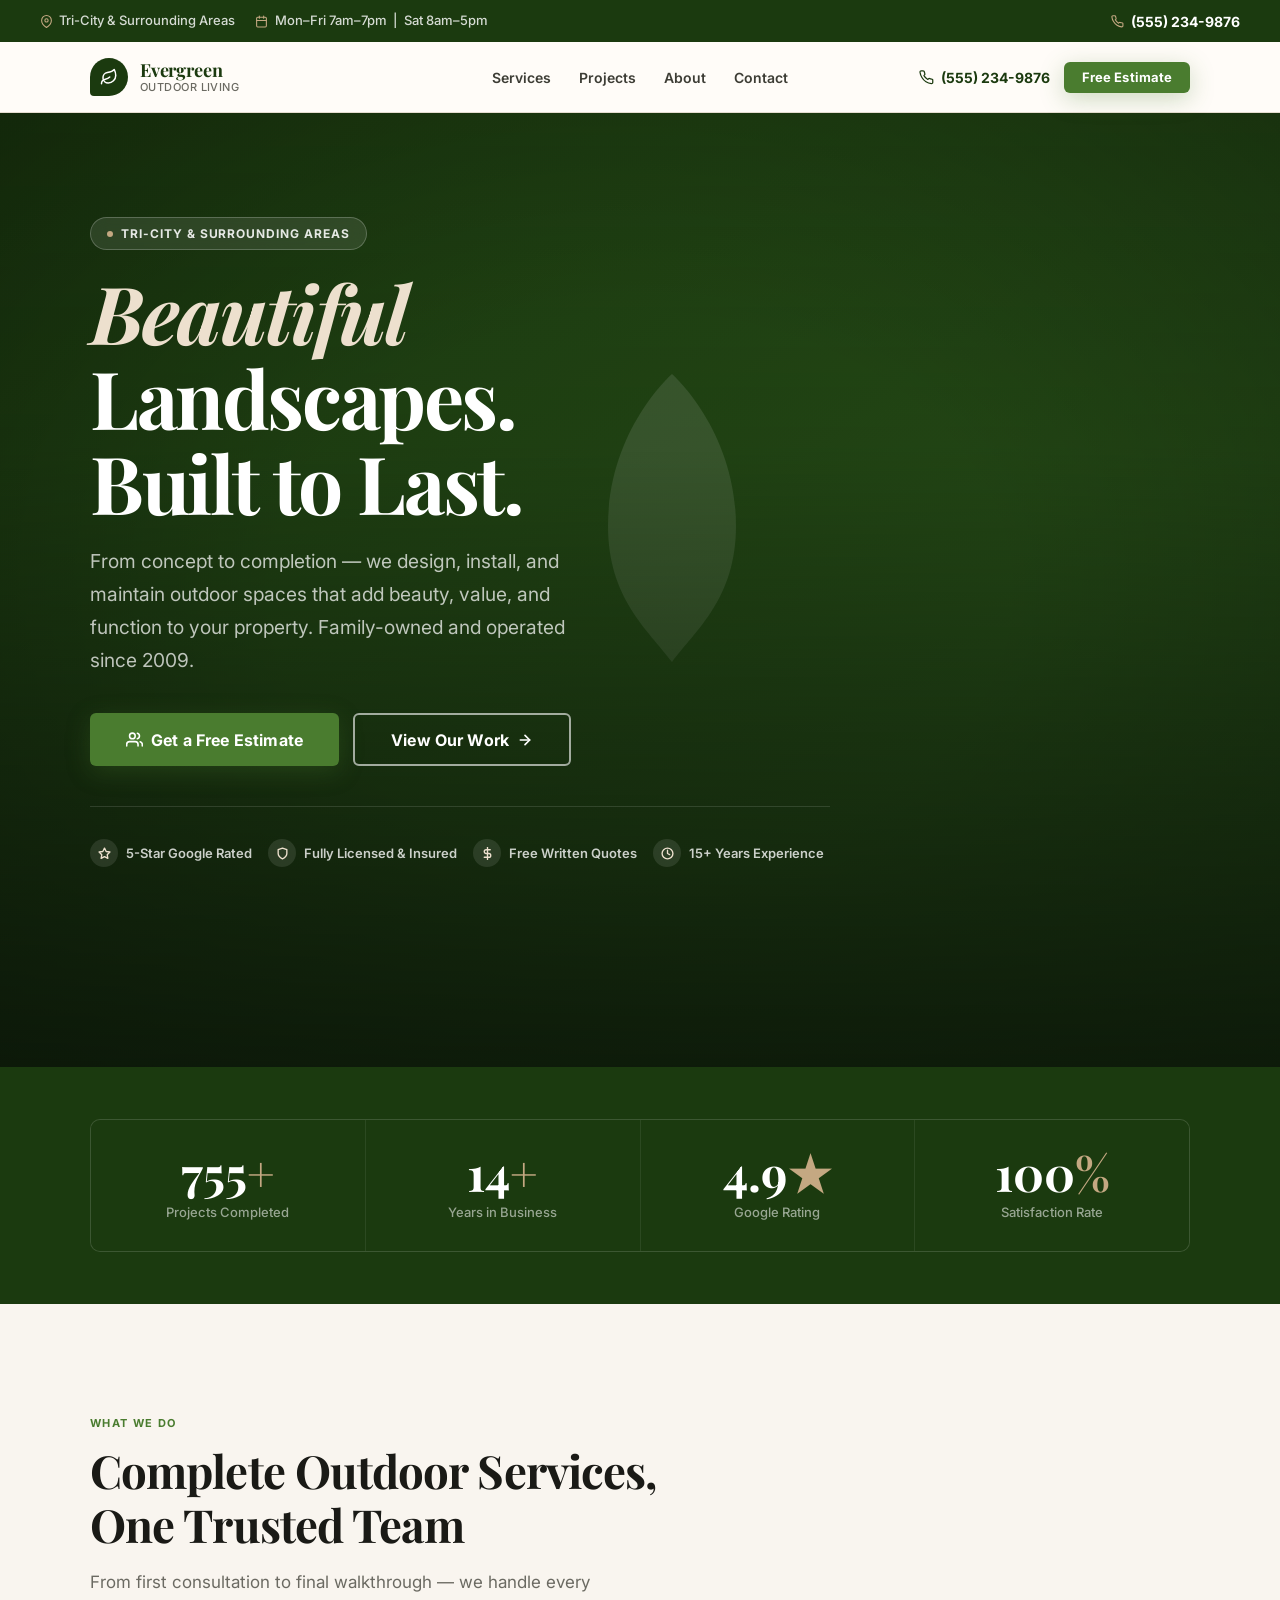
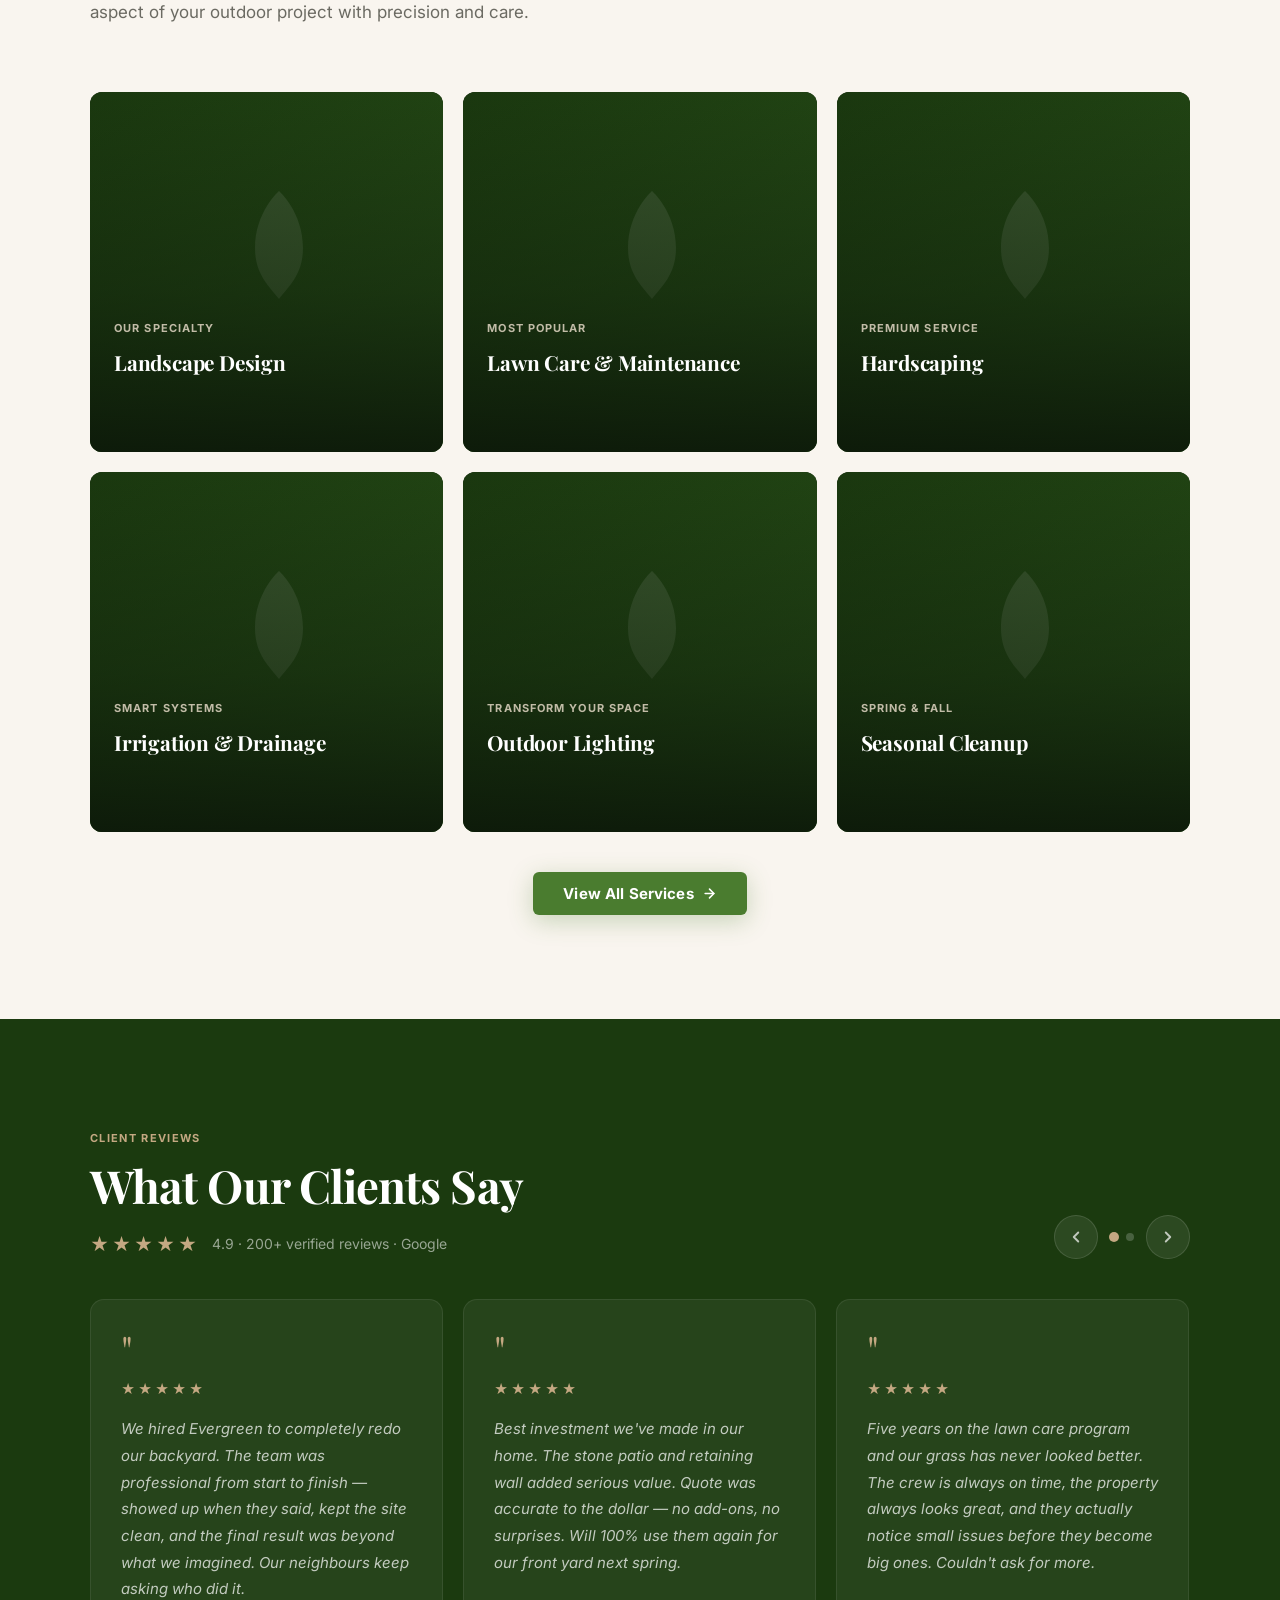
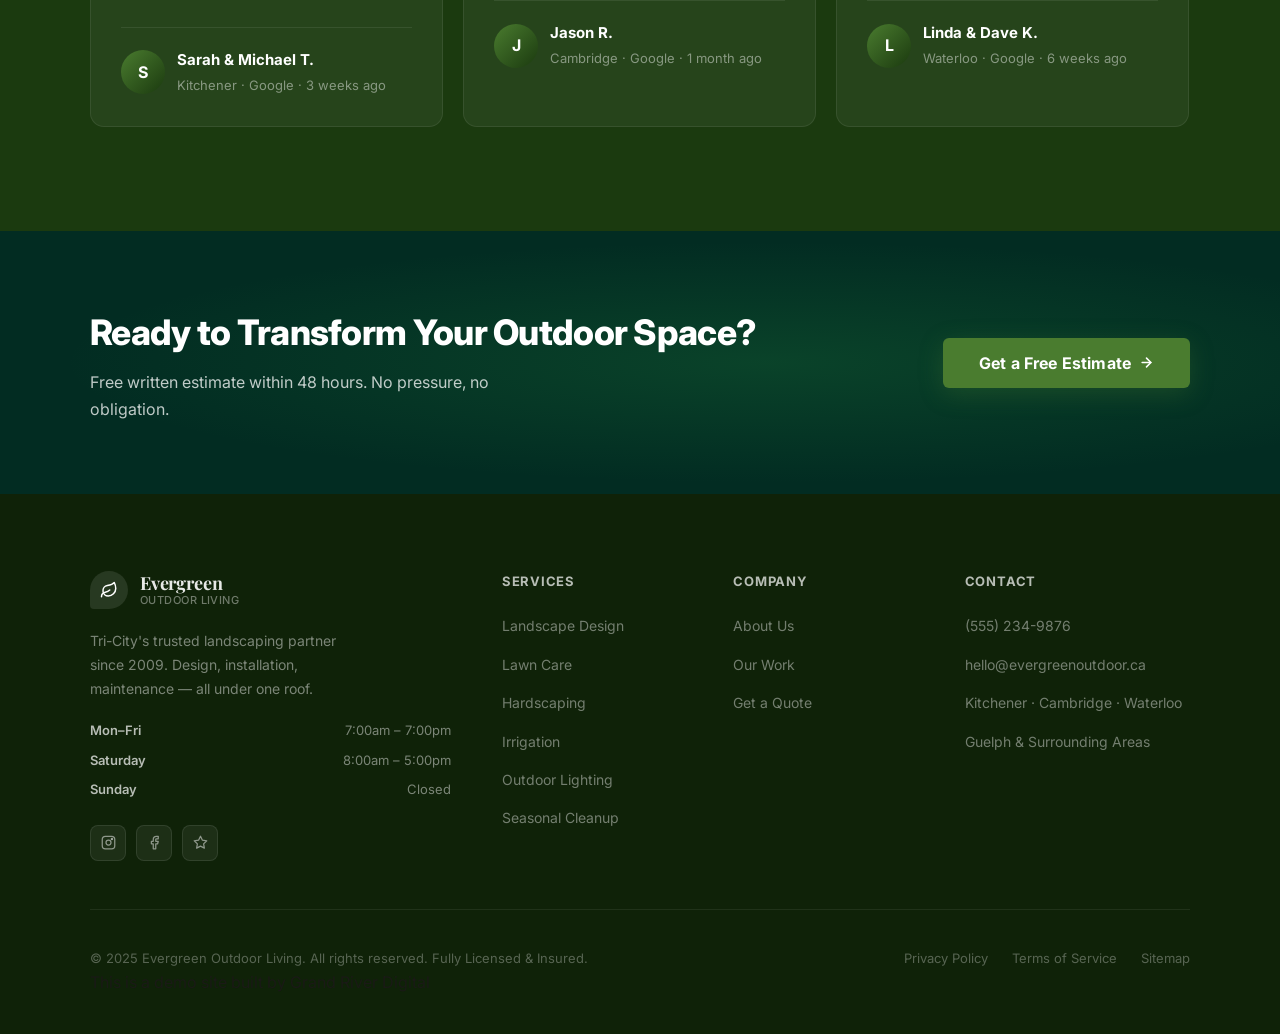
<file: index.html>
<!DOCTYPE html>
<html lang="en">
<head>
  <meta charset="UTF-8" />
  <meta name="viewport" content="width=device-width, initial-scale=1.0" />
  <meta name="theme-color" content="#1B3A0F" />
  <title>Tri-City's Premier Landscaping | Evergreen Outdoor Living</title>
  <meta name="description" content="Evergreen Outdoor Living — professional landscape design, lawn care, hardscaping, and outdoor lighting across the Tri-City & surrounding areas. Get a free estimate today." />
  <link rel="preconnect" href="https://fonts.googleapis.com">
  <link rel="preconnect" href="https://fonts.gstatic.com" crossorigin>
  <link rel="stylesheet" href="styles.css" />
  <script>
    var IMG_FALLBACK = 'data:image/svg+xml,%3Csvg xmlns=%22http://www.w3.org/2000/svg%22 width=%22800%22 height=%22600%22%3E%3ClinearGradient id=%22g%22 x1=%220%25%22 y1=%220%25%22 x2=%22100%25%22 y2=%22100%25%22%3E%3Cstop offset=%220%25%22 stop-color=%22%231B3A0F%22/%3E%3Cstop offset=%22100%25%22 stop-color=%22%232d5a1b%22/%3E%3C/linearGradient%3E%3Crect width=%22800%22 height=%22600%22 fill=%22url(%23g)%22/%3E%3Cpath d=%22M380 260 C380 200 420 165 420 165 C420 165 460 200 460 260 C460 305 435 325 420 345 C405 325 380 305 380 260Z%22 fill=%22rgba(255,255,255,0.12)%22/%3E%3C/svg%3E';
    function imgFallback(img) {
      img.onerror = null; img.src = IMG_FALLBACK; img.style.objectFit = 'cover';
      var p = img.parentElement;
      if (p) p.style.background = 'linear-gradient(135deg,#1B3A0F 0%,#2d5a1b 100%)';
    }
  </script>
</head>
<body>
<!-- TOPBAR -->
<div id="topbar">
  <div class="topbar-left">
    <div class="topbar-item">
      <svg width="13" height="13" viewBox="0 0 24 24" fill="none" stroke="currentColor" stroke-width="2" stroke-linecap="round" stroke-linejoin="round" aria-hidden="true"><path d="M21 10c0 7-9 13-9 13s-9-6-9-13a9 9 0 0 1 18 0z"/><circle cx="12" cy="10" r="3"/></svg>
      Tri-City &amp; Surrounding Areas
    </div>
    <div class="topbar-item">
      <svg width="13" height="13" viewBox="0 0 24 24" fill="none" stroke="currentColor" stroke-width="2" stroke-linecap="round" stroke-linejoin="round" aria-hidden="true"><rect x="3" y="4" width="18" height="18" rx="2"/><line x1="16" y1="2" x2="16" y2="6"/><line x1="8" y1="2" x2="8" y2="6"/><line x1="3" y1="10" x2="21" y2="10"/></svg>
      Mon–Fri 7am–7pm &nbsp;|&nbsp; Sat 8am–5pm
    </div>
  </div>
  <a href="tel:5552349876" class="topbar-phone">
    <svg width="13" height="13" viewBox="0 0 24 24" fill="none" stroke="currentColor" stroke-width="2" stroke-linecap="round" stroke-linejoin="round" aria-hidden="true"><path d="M22 16.92v3a2 2 0 0 1-2.18 2 19.79 19.79 0 0 1-8.63-3.07A19.5 19.5 0 0 1 4.69 12 19.79 19.79 0 0 1 1.61 3.44 2 2 0 0 1 3.6 1.27h3a2 2 0 0 1 2 1.72 12.84 12.84 0 0 0 .7 2.81 2 2 0 0 1-.45 2.11L7.91 8.94a16 16 0 0 0 6.16 6.16l.94-.94a2 2 0 0 1 2.11-.45 12.84 12.84 0 0 0 2.81.7A2 2 0 0 1 22 16.92z"/></svg>
    (555) 234-9876
  </a>
</div>
<!-- HEADER -->
<header id="hdr">
  <div class="wrap hdr-inner">
    <a href="./" class="logo" aria-label="Evergreen Outdoor Living — home">
      <div class="logo-leaf" aria-hidden="true"><svg width="18" height="18" viewBox="0 0 24 24" fill="none" stroke="currentColor" stroke-width="2" stroke-linecap="round" stroke-linejoin="round" aria-hidden="true"><path d="M11 20A7 7 0 0 1 9.8 6.1C15.5 5 17 4.48 19 2c1 2 2 4.18 2 8 0 5.5-4.78 10-10 10z"/><path d="M2 21c0-3 1.85-5.36 5.08-6C9.5 14.52 12 13 13 12"/></svg></div>
      <div class="logo-text">Evergreen<span>Outdoor Living</span></div>
    </a>
    <nav class="desktop-nav" aria-label="Main navigation">
      <a href="services/">Services</a>
      <a href="projects/">Projects</a>
      <a href="about/">About</a>
      <a href="contact/">Contact</a>
    </nav>
    <div class="hdr-right">
      <a href="tel:5552349876" class="hdr-phone" aria-label="Call us"><svg width="15" height="15" viewBox="0 0 24 24" fill="none" stroke="currentColor" stroke-width="2" stroke-linecap="round" stroke-linejoin="round" aria-hidden="true"><path d="M22 16.92v3a2 2 0 0 1-2.18 2 19.79 19.79 0 0 1-8.63-3.07A19.5 19.5 0 0 1 4.69 12 19.79 19.79 0 0 1 1.61 3.44 2 2 0 0 1 3.6 1.27h3a2 2 0 0 1 2 1.72 12.84 12.84 0 0 0 .7 2.81 2 2 0 0 1-.45 2.11L7.91 8.94a16 16 0 0 0 6.16 6.16l.94-.94a2 2 0 0 1 2.11-.45 12.84 12.84 0 0 0 2.81.7A2 2 0 0 1 22 16.92z"/></svg>(555) 234-9876</a>
      <a href="contact/" class="btn btn-primary btn-sm">Free Estimate</a>
      <button class="hamburger" id="hamburger" aria-label="Toggle menu" aria-expanded="false">
        <span></span><span></span><span></span>
      </button>
    </div>
  </div>
</header>

<!-- MOBILE NAV -->
<div id="mobile-nav" role="dialog" aria-modal="true" aria-label="Mobile navigation">
  <nav>
    <a href="services/" class="mobile-link">Services</a>
    <a href="projects/" class="mobile-link">Projects</a>
    <a href="about/" class="mobile-link">About</a>
    <a href="contact/" class="mobile-link">Contact</a>
  </nav>
  <div class="mobile-nav-cta">
    <a href="tel:5552349876" class="btn btn-outline-dk btn-lg" style="justify-content:center">
      <svg width="17" height="17" viewBox="0 0 24 24" fill="none" stroke="currentColor" stroke-width="2" stroke-linecap="round" stroke-linejoin="round" aria-hidden="true"><path d="M22 16.92v3a2 2 0 0 1-2.18 2 19.79 19.79 0 0 1-8.63-3.07A19.5 19.5 0 0 1 4.69 12 19.79 19.79 0 0 1 1.61 3.44 2 2 0 0 1 3.6 1.27h3a2 2 0 0 1 2 1.72 12.84 12.84 0 0 0 .7 2.81 2 2 0 0 1-.45 2.11L7.91 8.94a16 16 0 0 0 6.16 6.16l.94-.94a2 2 0 0 1 2.11-.45 12.84 12.84 0 0 0 2.81.7A2 2 0 0 1 22 16.92z"/></svg>
      (555) 234-9876
    </a>
    <a href="contact/" class="btn btn-primary btn-lg" style="justify-content:center">Get Free Estimate</a>
  </div>
</div>
<!-- HERO -->
<section id="hero" aria-labelledby="hero-h1">
  <div class="hero-bg">
    <img src="https://images.pexels.com/photos/167699/pexels-photo-167699.jpeg?auto=compress&cs=tinysrgb&w=1800&h=900&dpr=1"
         alt="Lush green landscape with mature trees and natural outdoor beauty"
         fetchpriority="high" loading="eager" onerror="imgFallback(this)">
  </div>
  <div class="hero-content">
    <div class="wrap">
      <div class="hero-inner">
        <div class="hero-kicker"><span class="dot" aria-hidden="true"></span>Tri-City &amp; Surrounding Areas</div>
        <h1 id="hero-h1"><em>Beautiful</em> Landscapes.<br>Built to Last.</h1>
        <p class="hero-sub">From concept to completion — we design, install, and maintain outdoor spaces that add beauty, value, and function to your property. Family-owned and operated since 2009.</p>
        <div class="hero-ctas">
          <a href="contact/" class="btn btn-primary btn-lg">
            <svg width="17" height="17" viewBox="0 0 24 24" fill="none" stroke="currentColor" stroke-width="2.2" stroke-linecap="round" stroke-linejoin="round"><path d="M17 21v-2a4 4 0 0 0-4-4H5a4 4 0 0 0-4 4v2"/><circle cx="9" cy="7" r="4"/><path d="M23 21v-2a4 4 0 0 0-3-3.87"/><path d="M16 3.13a4 4 0 0 1 0 7.75"/></svg>
            Get a Free Estimate
          </a>
          <a href="projects/" class="btn btn-outline btn-lg">
            View Our Work
            <svg width="16" height="16" viewBox="0 0 24 24" fill="none" stroke="currentColor" stroke-width="2.5" stroke-linecap="round" stroke-linejoin="round"><line x1="5" y1="12" x2="19" y2="12"/><polyline points="12 5 19 12 12 19"/></svg>
          </a>
        </div>
        <div class="hero-badges" role="list" aria-label="Trust indicators">
          <div class="hero-badge" role="listitem"><span class="badge-icon" aria-hidden="true"><svg width="13" height="13" viewBox="0 0 24 24" fill="none" stroke="currentColor" stroke-width="2.5" stroke-linecap="round" stroke-linejoin="round"><polygon points="12 2 15.09 8.26 22 9.27 17 14.14 18.18 21.02 12 17.77 5.82 21.02 7 14.14 2 9.27 8.91 8.26 12 2"/></svg></span>5-Star Google Rated</div>
          <div class="hero-badge" role="listitem"><span class="badge-icon" aria-hidden="true"><svg width="13" height="13" viewBox="0 0 24 24" fill="none" stroke="currentColor" stroke-width="2.5" stroke-linecap="round" stroke-linejoin="round"><path d="M12 22s8-4 8-10V5l-8-3-8 3v7c0 6 8 10 8 10z"/></svg></span>Fully Licensed &amp; Insured</div>
          <div class="hero-badge" role="listitem"><span class="badge-icon" aria-hidden="true"><svg width="13" height="13" viewBox="0 0 24 24" fill="none" stroke="currentColor" stroke-width="2.5" stroke-linecap="round" stroke-linejoin="round"><line x1="12" y1="1" x2="12" y2="23"/><path d="M17 5H9.5a3.5 3.5 0 0 0 0 7h5a3.5 3.5 0 0 1 0 7H6"/></svg></span>Free Written Quotes</div>
          <div class="hero-badge" role="listitem"><span class="badge-icon" aria-hidden="true"><svg width="13" height="13" viewBox="0 0 24 24" fill="none" stroke="currentColor" stroke-width="2.5" stroke-linecap="round" stroke-linejoin="round"><circle cx="12" cy="12" r="10"/><polyline points="12 6 12 12 16 14"/></svg></span>15+ Years Experience</div>
        </div>
      </div>
    </div>
  </div>
</section>
<div id="stats" aria-label="Business statistics">
  <div class="wrap">
    <div class="stats-row">
      <div class="stat-cell"><div class="stat-n" id="sn-proj">0<span class="accent">+</span></div><div class="stat-l">Projects Completed</div></div>
      <div class="stat-cell"><div class="stat-n" id="sn-yrs">0<span class="accent">yr</span></div><div class="stat-l">Years in Business</div></div>
      <div class="stat-cell"><div class="stat-n">4.9<span class="accent">★</span></div><div class="stat-l">Google Rating</div></div>
      <div class="stat-cell"><div class="stat-n">100<span class="accent">%</span></div><div class="stat-l">Satisfaction Rate</div></div>
    </div>
  </div>
</div>
<!-- SERVICES -->
<section id="services" aria-labelledby="svc-title">
  <div class="wrap">
    <div class="section-head"><div class="eyebrow sr">What We Do</div><h2 class="section-title sr d1" id="svc-title">Complete Outdoor Services,<br>One Trusted Team</h2><p class="section-sub sr d2">From first consultation to final walkthrough — we handle every aspect of your outdoor project with precision and care.</p></div><div class="services-grid">

      <div class="service-card sr d1">
        <img src="https://images.pexels.com/photos/4503263/pexels-photo-4503263.jpeg?auto=compress&cs=tinysrgb&w=800&h=534&dpr=1" alt="Landscape design — hands preparing garden soil for planting" loading="lazy" onerror="imgFallback(this)">
        <div class="service-body">
          <div class="service-tag">Our Specialty</div>
          <h3>Landscape Design</h3>
          <p class="service-desc">Custom-designed outdoor spaces tailored to your home, lifestyle, and budget. 3D design previews available before any ground is broken.</p>
          <a href="services/" class="service-arrow">Learn more <svg width="15" height="15" viewBox="0 0 24 24" fill="none" stroke="currentColor" stroke-width="2.5" stroke-linecap="round" stroke-linejoin="round"><line x1="5" y1="12" x2="19" y2="12"/><polyline points="12 5 19 12 12 19"/></svg></a>
        </div>
      </div>
      <div class="service-card sr d2">
        <img src="https://images.pexels.com/photos/1453499/pexels-photo-1453499.jpeg?auto=compress&cs=tinysrgb&w=800&h=534&dpr=1" alt="Lawn care — professional maintaining a residential backyard lawn" loading="lazy" onerror="imgFallback(this)">
        <div class="service-body">
          <div class="service-tag">Most Popular</div>
          <h3>Lawn Care &amp; Maintenance</h3>
          <p class="service-desc">Weekly, biweekly, or seasonal programs. Mowing, edging, fertilizing, aeration, and overseeding for a lush, healthy lawn year-round.</p>
          <a href="services/" class="service-arrow">Learn more <svg width="15" height="15" viewBox="0 0 24 24" fill="none" stroke="currentColor" stroke-width="2.5" stroke-linecap="round" stroke-linejoin="round"><line x1="5" y1="12" x2="19" y2="12"/><polyline points="12 5 19 12 12 19"/></svg></a>
        </div>
      </div>
      <div class="service-card sr d3">
        <img src="https://images.pexels.com/photos/296230/pexels-photo-296230.jpeg?auto=compress&cs=tinysrgb&w=800&h=534&dpr=1" alt="Hardscaping installation — ground preparation for patio and stonework" loading="lazy" onerror="imgFallback(this)">
        <div class="service-body">
          <div class="service-tag">Premium Service</div>
          <h3>Hardscaping</h3>
          <p class="service-desc">Patios, walkways, retaining walls, and driveways using natural stone, interlocking brick, and concrete. Built to last decades.</p>
          <a href="services/" class="service-arrow">Learn more <svg width="15" height="15" viewBox="0 0 24 24" fill="none" stroke="currentColor" stroke-width="2.5" stroke-linecap="round" stroke-linejoin="round"><line x1="5" y1="12" x2="19" y2="12"/><polyline points="12 5 19 12 12 19"/></svg></a>
        </div>
      </div>
      <div class="service-card sr d4">
        <img src="https://images.pexels.com/photos/4503268/pexels-photo-4503268.jpeg?auto=compress&cs=tinysrgb&w=800&h=534&dpr=1" alt="Irrigation — watering garden plants and maintaining healthy growth" loading="lazy" onerror="imgFallback(this)">
        <div class="service-body">
          <div class="service-tag">Smart Systems</div>
          <h3>Irrigation &amp; Drainage</h3>
          <p class="service-desc">Automatic irrigation systems, drip lines, catch basins, and French drains. Protect your investment and reduce water bills.</p>
          <a href="services/" class="service-arrow">Learn more <svg width="15" height="15" viewBox="0 0 24 24" fill="none" stroke="currentColor" stroke-width="2.5" stroke-linecap="round" stroke-linejoin="round"><line x1="5" y1="12" x2="19" y2="12"/><polyline points="12 5 19 12 12 19"/></svg></a>
        </div>
      </div>
      <div class="service-card sr d5">
        <img src="https://images.pexels.com/photos/1379636/pexels-photo-1379636.jpeg?auto=compress&cs=tinysrgb&w=800&h=534&dpr=1" alt="Outdoor garden with autumn foliage — seasonal outdoor living space" loading="lazy" onerror="imgFallback(this)">
        <div class="service-body">
          <div class="service-tag">Transform Your Space</div>
          <h3>Outdoor Lighting</h3>
          <p class="service-desc">Architectural uplighting, pathway lights, deck and pergola lighting. Adds ambiance, security, and curb appeal after dark.</p>
          <a href="services/" class="service-arrow">Learn more <svg width="15" height="15" viewBox="0 0 24 24" fill="none" stroke="currentColor" stroke-width="2.5" stroke-linecap="round" stroke-linejoin="round"><line x1="5" y1="12" x2="19" y2="12"/><polyline points="12 5 19 12 12 19"/></svg></a>
        </div>
      </div>
      <div class="service-card sr d4">
        <img src="https://images.pexels.com/photos/4503275/pexels-photo-4503275.jpeg?auto=compress&cs=tinysrgb&w=800&h=534&dpr=1" alt="Seasonal cleanup — precision pruning and plant trimming" loading="lazy" onerror="imgFallback(this)">
        <div class="service-body">
          <div class="service-tag">Spring &amp; Fall</div>
          <h3>Seasonal Cleanup</h3>
          <p class="service-desc">Spring cleanups, fall leaf removal, pruning, mulching, and winter prep. We keep your property looking its best in every season.</p>
          <a href="services/" class="service-arrow">Learn more <svg width="15" height="15" viewBox="0 0 24 24" fill="none" stroke="currentColor" stroke-width="2.5" stroke-linecap="round" stroke-linejoin="round"><line x1="5" y1="12" x2="19" y2="12"/><polyline points="12 5 19 12 12 19"/></svg></a>
        </div>
      </div>
    </div>
    <div class="gallery-cta sr" style="margin-top:2.5rem"><a href="services/" class="btn btn-primary">View All Services <svg width="15" height="15" viewBox="0 0 24 24" fill="none" stroke="currentColor" stroke-width="2.5" stroke-linecap="round" stroke-linejoin="round"><line x1="5" y1="12" x2="19" y2="12"/><polyline points="12 5 19 12 12 19"/></svg></a></div>
  </div>
</section>
<!-- TESTIMONIALS CAROUSEL -->
<section id="testimonials" aria-labelledby="test-title">
  <div class="wrap">
    <div style="display:flex;justify-content:space-between;align-items:flex-end;flex-wrap:wrap;gap:1.5rem;margin-bottom:2.5rem;">
      <div class="testimonials-intro">
        <div class="eyebrow lt sr">Client Reviews</div>
        <h2 class="section-title lt sr d1" id="test-title">What Our Clients Say</h2>
        <div class="rating-display sr d2">
          <div class="stars" aria-label="5 star rating">★★★★★</div>
          <div class="rating-text">4.9 · 200+ verified reviews · Google</div>
        </div>
      </div>
      <div class="carousel-controls sr d1">
        <button class="carousel-btn" id="prev-btn" aria-label="Previous testimonials">
          <svg width="18" height="18" viewBox="0 0 24 24" fill="none" stroke="currentColor" stroke-width="2.5" stroke-linecap="round" stroke-linejoin="round"><polyline points="15 18 9 12 15 6"/></svg>
        </button>
        <div class="carousel-dots" id="carousel-dots" role="tablist"></div>
        <button class="carousel-btn" id="next-btn" aria-label="Next testimonials">
          <svg width="18" height="18" viewBox="0 0 24 24" fill="none" stroke="currentColor" stroke-width="2.5" stroke-linecap="round" stroke-linejoin="round"><polyline points="9 18 15 12 9 6"/></svg>
        </button>
      </div>
    </div>
    <div class="carousel-wrap">
      <div class="carousel-track-outer">
        <div class="carousel-track" id="carousel-track">
          <div class="testimonial-card">
            <div class="t-quote">"</div><div class="t-stars">★★★★★</div>
            <p class="t-text">We hired Evergreen to completely redo our backyard. The team was professional from start to finish — showed up when they said, kept the site clean, and the final result was beyond what we imagined. Our neighbours keep asking who did it.</p>
            <div class="t-author"><div class="t-avatar" aria-hidden="true">S</div><div><div class="t-name">Sarah &amp; Michael T.</div><div class="t-loc">Kitchener · Google · 3 weeks ago</div></div></div>
          </div>
          <div class="testimonial-card">
            <div class="t-quote">"</div><div class="t-stars">★★★★★</div>
            <p class="t-text">Best investment we've made in our home. The stone patio and retaining wall added serious value. Quote was accurate to the dollar — no add-ons, no surprises. Will 100% use them again for our front yard next spring.</p>
            <div class="t-author"><div class="t-avatar" aria-hidden="true">J</div><div><div class="t-name">Jason R.</div><div class="t-loc">Cambridge · Google · 1 month ago</div></div></div>
          </div>
          <div class="testimonial-card">
            <div class="t-quote">"</div><div class="t-stars">★★★★★</div>
            <p class="t-text">Five years on the lawn care program and our grass has never looked better. The crew is always on time, the property always looks great, and they actually notice small issues before they become big ones. Couldn't ask for more.</p>
            <div class="t-author"><div class="t-avatar" aria-hidden="true">L</div><div><div class="t-name">Linda &amp; Dave K.</div><div class="t-loc">Waterloo · Google · 6 weeks ago</div></div></div>
          </div>
          <div class="testimonial-card">
            <div class="t-quote">"</div><div class="t-stars">★★★★★</div>
            <p class="t-text">The outdoor lighting they installed completely transformed our backyard at night. We use the space twice as much now. The designer really listened to what we wanted and the installation was clean and professional.</p>
            <div class="t-author"><div class="t-avatar" aria-hidden="true">A</div><div><div class="t-name">Amanda F.</div><div class="t-loc">Guelph · Google · 2 months ago</div></div></div>
          </div>
          <div class="testimonial-card">
            <div class="t-quote">"</div><div class="t-stars">★★★★★</div>
            <p class="t-text">Had three quotes. Evergreen wasn't the cheapest but they were the most thorough — came out twice before giving a price, explained everything, and the work reflects that. You get what you pay for and these guys deliver.</p>
            <div class="t-author"><div class="t-avatar" aria-hidden="true">M</div><div><div class="t-name">Mark W.</div><div class="t-loc">Elmira · Google · 2 months ago</div></div></div>
          </div>
        </div>
      </div>
    </div>
  </div>
</section>
<!-- CTA BAND -->
<section class="cta-band" aria-labelledby="cta-heading">
  <div class="wrap cta-band__inner">
    <div class="cta-band__copy">
      <h2 id="cta-heading">Ready to Transform Your Outdoor Space?</h2>
      <p>Free written estimate within 48 hours. No pressure, no obligation.</p>
    </div>
    <a href="contact/" class="btn btn-primary btn-lg">Get a Free Estimate <svg width="15" height="15" viewBox="0 0 24 24" fill="none" stroke="currentColor" stroke-width="2.5" stroke-linecap="round" stroke-linejoin="round"><line x1="5" y1="12" x2="19" y2="12"/><polyline points="12 5 19 12 12 19"/></svg></a>
  </div>
</section>
<!-- FOOTER -->
<footer aria-label="Site footer">
  <div class="wrap">
    <div class="footer-grid">
      <div class="footer-brand">
        <a href="./" class="logo" aria-label="Evergreen Outdoor Living home">
          <div class="logo-leaf" aria-hidden="true"><svg width="18" height="18" viewBox="0 0 24 24" fill="none" stroke="currentColor" stroke-width="2" stroke-linecap="round" stroke-linejoin="round" aria-hidden="true"><path d="M11 20A7 7 0 0 1 9.8 6.1C15.5 5 17 4.48 19 2c1 2 2 4.18 2 8 0 5.5-4.78 10-10 10z"/><path d="M2 21c0-3 1.85-5.36 5.08-6C9.5 14.52 12 13 13 12"/></svg></div>
          <div class="logo-text">Evergreen<span>Outdoor Living</span></div>
        </a>
        <p>Tri-City's trusted landscaping partner since 2009. Design, installation, maintenance — all under one roof.</p>
        <div class="footer-hours">
          <div class="footer-hour"><strong>Mon–Fri</strong><span>7:00am – 7:00pm</span></div>
          <div class="footer-hour"><strong>Saturday</strong><span>8:00am – 5:00pm</span></div>
          <div class="footer-hour"><strong>Sunday</strong><span>Closed</span></div>
        </div>
        <div class="footer-socials" aria-label="Social media">
          <a href="#" class="footer-soc" aria-label="Instagram"><svg width="15" height="15" viewBox="0 0 24 24" fill="none" stroke="currentColor" stroke-width="2" stroke-linecap="round" stroke-linejoin="round"><rect x="2" y="2" width="20" height="20" rx="5"/><circle cx="12" cy="12" r="4"/><circle cx="17.5" cy="6.5" r="1" fill="currentColor"/></svg></a>
          <a href="#" class="footer-soc" aria-label="Facebook"><svg width="15" height="15" viewBox="0 0 24 24" fill="none" stroke="currentColor" stroke-width="2" stroke-linecap="round" stroke-linejoin="round"><path d="M18 2h-3a5 5 0 0 0-5 5v3H7v4h3v8h4v-8h3l1-4h-4V7a1 1 0 0 1 1-1h3z"/></svg></a>
          <a href="#" class="footer-soc" aria-label="Google Reviews"><svg width="15" height="15" viewBox="0 0 24 24" fill="none" stroke="currentColor" stroke-width="2" stroke-linecap="round" stroke-linejoin="round"><polygon points="12 2 15.09 8.26 22 9.27 17 14.14 18.18 21.02 12 17.77 5.82 21.02 7 14.14 2 9.27 8.91 8.26 12 2"/></svg></a>
        </div>
      </div>
      <div class="footer-col">
        <h5>Services</h5>
        <ul>
          <li><a href="services/">Landscape Design</a></li>
          <li><a href="services/">Lawn Care</a></li>
          <li><a href="services/">Hardscaping</a></li>
          <li><a href="services/">Irrigation</a></li>
          <li><a href="services/">Outdoor Lighting</a></li>
          <li><a href="services/">Seasonal Cleanup</a></li>
        </ul>
      </div>
      <div class="footer-col">
        <h5>Company</h5>
        <ul>
          <li><a href="about/">About Us</a></li>
          <li><a href="projects/">Our Work</a></li>
          <li><a href="contact/">Get a Quote</a></li>
        </ul>
      </div>
      <div class="footer-col">
        <h5>Contact</h5>
        <ul>
          <li><a href="tel:5552349876">(555) 234-9876</a></li>
          <li><a href="mailto:hello@evergreenoutdoor.ca">hello@evergreenoutdoor.ca</a></li>
          <li><a href="contact/">Kitchener · Cambridge · Waterloo</a></li>
          <li><a href="contact/">Guelph &amp; Surrounding Areas</a></li>
        </ul>
      </div>
    </div>
    <div class="footer-bottom">
      <p class="footer-copy">© 2025 Evergreen Outdoor Living. All rights reserved. Fully Licensed &amp; Insured.</p>
      <div class="footer-legal">
        <a href="#">Privacy Policy</a>
        <a href="#">Terms of Service</a>
        <a href="#">Sitemap</a>
      </div>
    </div>
    <div class="grd-banner">This is a demo site built by <a href="https://grandriverdigital.ca" target="_blank" rel="noopener">Grand River Digital</a></div>
  </div>
</footer>
<!-- MOBILE BAR -->
<div id="mob-bar" role="navigation" aria-label="Quick contact">
  <a href="tel:5552349876" class="btn btn-primary">
    <svg width="16" height="16" viewBox="0 0 24 24" fill="none" stroke="currentColor" stroke-width="2.2" stroke-linecap="round" stroke-linejoin="round" aria-hidden="true"><path d="M22 16.92v3a2 2 0 0 1-2.18 2 19.79 19.79 0 0 1-8.63-3.07A19.5 19.5 0 0 1 4.69 12 19.79 19.79 0 0 1 1.61 3.44 2 2 0 0 1 3.6 1.27h3a2 2 0 0 1 2 1.72 12.84 12.84 0 0 0 .7 2.81 2 2 0 0 1-.45 2.11L7.91 8.94a16 16 0 0 0 6.16 6.16l.94-.94a2 2 0 0 1 2.11-.45 12.84 12.84 0 0 0 2.81.7A2 2 0 0 1 22 16.92z"/></svg>
    Call Now
  </a>
  <a href="contact/" class="btn btn-outline-dk">Free Estimate</a>
</div>
<script src="script.js"></script>
</body>
</html>
</file>
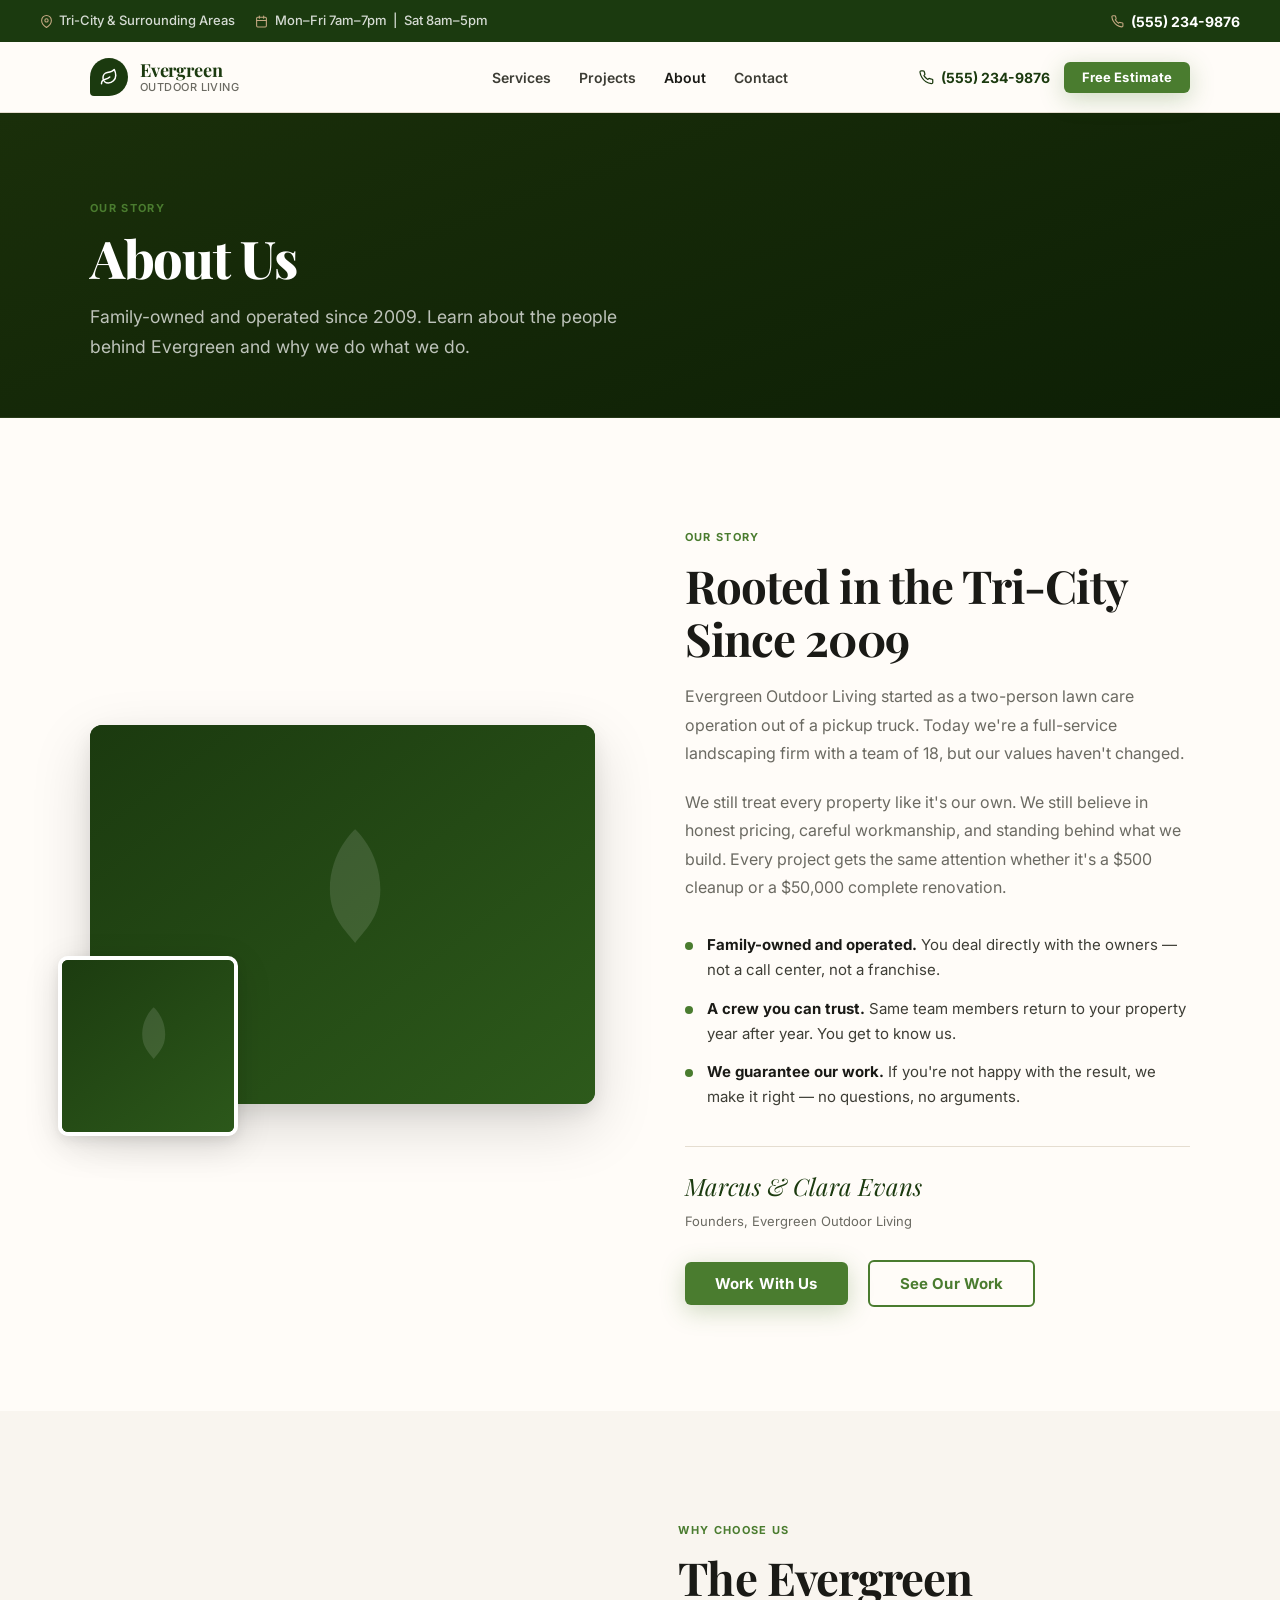
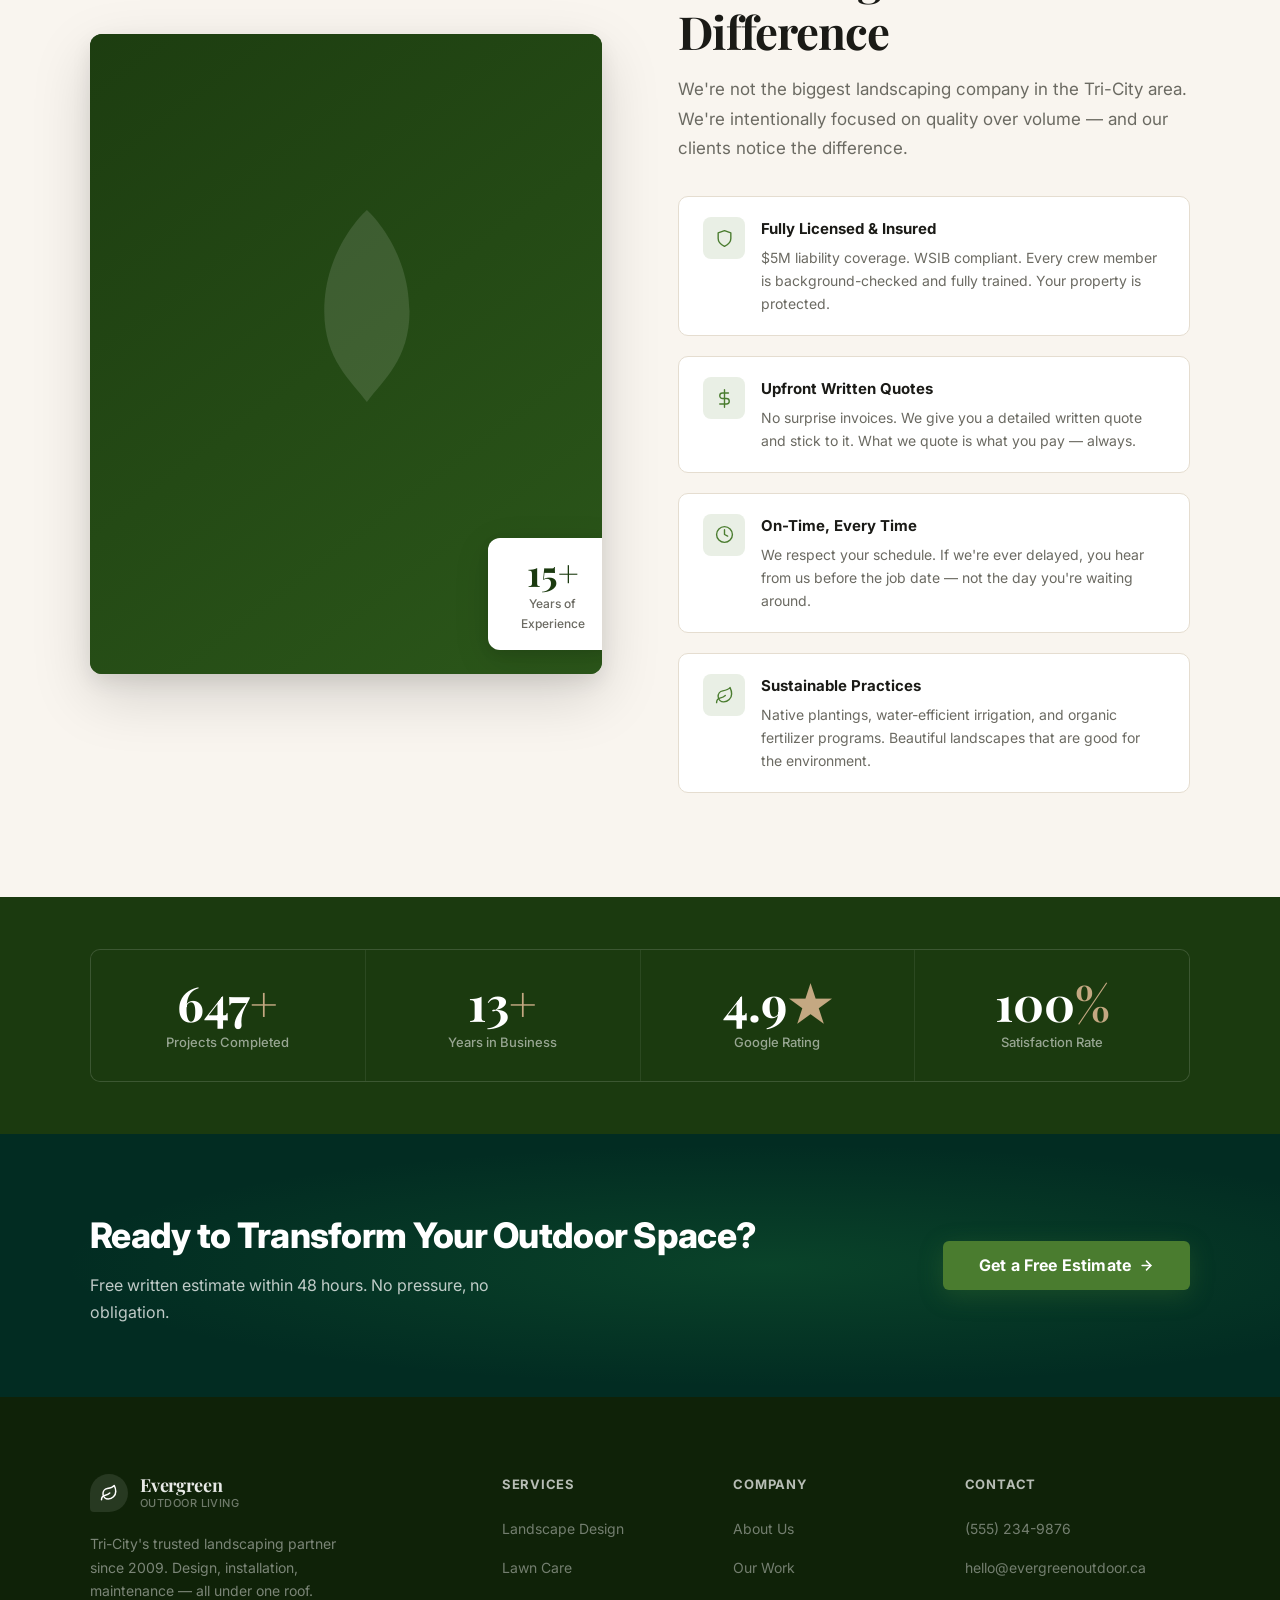
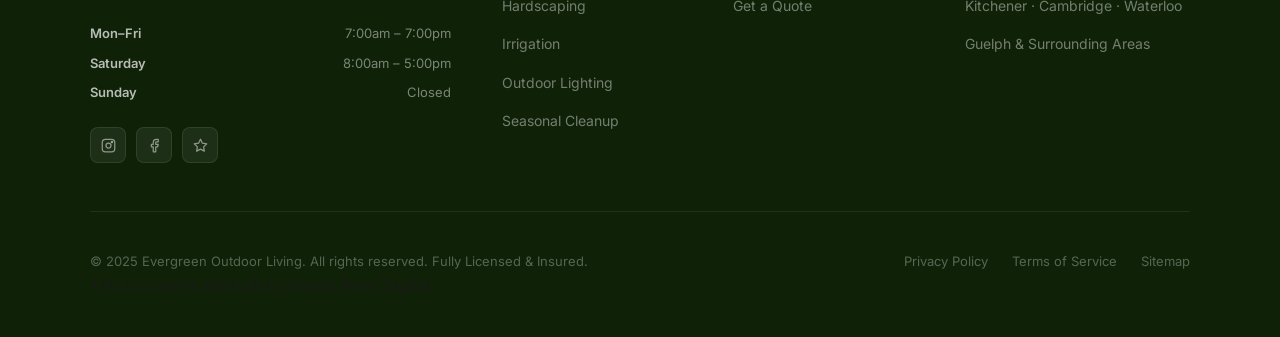
<file: about/index.html>
<!DOCTYPE html>
<html lang="en">
<head>
  <meta charset="UTF-8" />
  <meta name="viewport" content="width=device-width, initial-scale=1.0" />
  <meta name="theme-color" content="#1B3A0F" />
  <title>About Us | Evergreen Outdoor Living</title>
  <meta name="description" content="Evergreen Outdoor Living — family-owned landscaping company serving the Tri-City since 2009. Learn about our story, values, and team." />
  <link rel="preconnect" href="https://fonts.googleapis.com">
  <link rel="preconnect" href="https://fonts.gstatic.com" crossorigin>
  <link rel="stylesheet" href="../styles.css" />
  <script>
    var IMG_FALLBACK = 'data:image/svg+xml,%3Csvg xmlns=%22http://www.w3.org/2000/svg%22 width=%22800%22 height=%22600%22%3E%3ClinearGradient id=%22g%22 x1=%220%25%22 y1=%220%25%22 x2=%22100%25%22 y2=%22100%25%22%3E%3Cstop offset=%220%25%22 stop-color=%22%231B3A0F%22/%3E%3Cstop offset=%22100%25%22 stop-color=%22%232d5a1b%22/%3E%3C/linearGradient%3E%3Crect width=%22800%22 height=%22600%22 fill=%22url(%23g)%22/%3E%3Cpath d=%22M380 260 C380 200 420 165 420 165 C420 165 460 200 460 260 C460 305 435 325 420 345 C405 325 380 305 380 260Z%22 fill=%22rgba(255,255,255,0.12)%22/%3E%3C/svg%3E';
    function imgFallback(img) {
      img.onerror = null; img.src = IMG_FALLBACK; img.style.objectFit = 'cover';
      var p = img.parentElement;
      if (p) p.style.background = 'linear-gradient(135deg,#1B3A0F 0%,#2d5a1b 100%)';
    }
  </script>
</head>
<body>
<!-- TOPBAR -->
<div id="topbar">
  <div class="topbar-left">
    <div class="topbar-item">
      <svg width="13" height="13" viewBox="0 0 24 24" fill="none" stroke="currentColor" stroke-width="2" stroke-linecap="round" stroke-linejoin="round" aria-hidden="true"><path d="M21 10c0 7-9 13-9 13s-9-6-9-13a9 9 0 0 1 18 0z"/><circle cx="12" cy="10" r="3"/></svg>
      Tri-City &amp; Surrounding Areas
    </div>
    <div class="topbar-item">
      <svg width="13" height="13" viewBox="0 0 24 24" fill="none" stroke="currentColor" stroke-width="2" stroke-linecap="round" stroke-linejoin="round" aria-hidden="true"><rect x="3" y="4" width="18" height="18" rx="2"/><line x1="16" y1="2" x2="16" y2="6"/><line x1="8" y1="2" x2="8" y2="6"/><line x1="3" y1="10" x2="21" y2="10"/></svg>
      Mon–Fri 7am–7pm &nbsp;|&nbsp; Sat 8am–5pm
    </div>
  </div>
  <a href="tel:5552349876" class="topbar-phone">
    <svg width="13" height="13" viewBox="0 0 24 24" fill="none" stroke="currentColor" stroke-width="2" stroke-linecap="round" stroke-linejoin="round" aria-hidden="true"><path d="M22 16.92v3a2 2 0 0 1-2.18 2 19.79 19.79 0 0 1-8.63-3.07A19.5 19.5 0 0 1 4.69 12 19.79 19.79 0 0 1 1.61 3.44 2 2 0 0 1 3.6 1.27h3a2 2 0 0 1 2 1.72 12.84 12.84 0 0 0 .7 2.81 2 2 0 0 1-.45 2.11L7.91 8.94a16 16 0 0 0 6.16 6.16l.94-.94a2 2 0 0 1 2.11-.45 12.84 12.84 0 0 0 2.81.7A2 2 0 0 1 22 16.92z"/></svg>
    (555) 234-9876
  </a>
</div>
<!-- HEADER -->
<header id="hdr">
  <div class="wrap hdr-inner">
    <a href="../" class="logo" aria-label="Evergreen Outdoor Living — home">
      <div class="logo-leaf" aria-hidden="true"><svg width="18" height="18" viewBox="0 0 24 24" fill="none" stroke="currentColor" stroke-width="2" stroke-linecap="round" stroke-linejoin="round" aria-hidden="true"><path d="M11 20A7 7 0 0 1 9.8 6.1C15.5 5 17 4.48 19 2c1 2 2 4.18 2 8 0 5.5-4.78 10-10 10z"/><path d="M2 21c0-3 1.85-5.36 5.08-6C9.5 14.52 12 13 13 12"/></svg></div>
      <div class="logo-text">Evergreen<span>Outdoor Living</span></div>
    </a>
    <nav class="desktop-nav" aria-label="Main navigation">
      <a href="../services/">Services</a>
      <a href="../projects/">Projects</a>
      <a href="../about/" class="active">About</a>
      <a href="../contact/">Contact</a>
    </nav>
    <div class="hdr-right">
      <a href="tel:5552349876" class="hdr-phone" aria-label="Call us"><svg width="15" height="15" viewBox="0 0 24 24" fill="none" stroke="currentColor" stroke-width="2" stroke-linecap="round" stroke-linejoin="round" aria-hidden="true"><path d="M22 16.92v3a2 2 0 0 1-2.18 2 19.79 19.79 0 0 1-8.63-3.07A19.5 19.5 0 0 1 4.69 12 19.79 19.79 0 0 1 1.61 3.44 2 2 0 0 1 3.6 1.27h3a2 2 0 0 1 2 1.72 12.84 12.84 0 0 0 .7 2.81 2 2 0 0 1-.45 2.11L7.91 8.94a16 16 0 0 0 6.16 6.16l.94-.94a2 2 0 0 1 2.11-.45 12.84 12.84 0 0 0 2.81.7A2 2 0 0 1 22 16.92z"/></svg>(555) 234-9876</a>
      <a href="../contact/" class="btn btn-primary btn-sm">Free Estimate</a>
      <button class="hamburger" id="hamburger" aria-label="Toggle menu" aria-expanded="false">
        <span></span><span></span><span></span>
      </button>
    </div>
  </div>
</header>

<!-- MOBILE NAV -->
<div id="mobile-nav" role="dialog" aria-modal="true" aria-label="Mobile navigation">
  <nav>
    <a href="../services/" class="mobile-link">Services</a>
    <a href="../projects/" class="mobile-link">Projects</a>
    <a href="../about/" class="mobile-link" class="active">About</a>
    <a href="../contact/" class="mobile-link">Contact</a>
  </nav>
  <div class="mobile-nav-cta">
    <a href="tel:5552349876" class="btn btn-outline-dk btn-lg" style="justify-content:center">
      <svg width="17" height="17" viewBox="0 0 24 24" fill="none" stroke="currentColor" stroke-width="2" stroke-linecap="round" stroke-linejoin="round" aria-hidden="true"><path d="M22 16.92v3a2 2 0 0 1-2.18 2 19.79 19.79 0 0 1-8.63-3.07A19.5 19.5 0 0 1 4.69 12 19.79 19.79 0 0 1 1.61 3.44 2 2 0 0 1 3.6 1.27h3a2 2 0 0 1 2 1.72 12.84 12.84 0 0 0 .7 2.81 2 2 0 0 1-.45 2.11L7.91 8.94a16 16 0 0 0 6.16 6.16l.94-.94a2 2 0 0 1 2.11-.45 12.84 12.84 0 0 0 2.81.7A2 2 0 0 1 22 16.92z"/></svg>
      (555) 234-9876
    </a>
    <a href="../contact/" class="btn btn-primary btn-lg" style="justify-content:center">Get Free Estimate</a>
  </div>
</div>
<!-- PAGE HERO -->
<section class="page-hero" aria-label="About Us">
  <div class="wrap">
    <div class="eyebrow sr">Our Story</div>
    <h1 class="page-hero__title sr">About Us</h1>
    <p class="page-hero__sub sr d1">Family-owned and operated since 2009. Learn about the people behind Evergreen and why we do what we do.</p>
  </div>
</section>
<!-- ABOUT SECTION -->
<section id="about" aria-labelledby="about-title">
  <div class="wrap">
    <div class="about-grid">
      <div class="about-img-stack sr">
        <div class="about-img-main">
          <img src="https://images.pexels.com/photos/1453499/pexels-photo-1453499.jpeg?auto=compress&cs=tinysrgb&w=800&h=600&dpr=1"
               alt="Evergreen Outdoor Living team maintaining a client's backyard" loading="lazy" onerror="imgFallback(this)">
        </div>
        <div class="about-img-accent">
          <img src="https://images.pexels.com/photos/906150/pexels-photo-906150.jpeg?auto=compress&cs=tinysrgb&w=400&h=400&dpr=1"
               alt="Beautiful flowering garden basket detail" loading="lazy" onerror="imgFallback(this)">
        </div>
      </div>
      <div>
        <div class="eyebrow sr">Our Story</div>
        <h2 class="section-title sr d1" id="about-title">Rooted in the Tri-City Since 2009</h2>
        <p class="sr d2" style="font-size:1rem;color:var(--text-lt);line-height:1.78;margin-bottom:1.25rem">
          Evergreen Outdoor Living started as a two-person lawn care operation out of a pickup truck. Today we're a full-service landscaping firm with a team of 18, but our values haven't changed.
        </p>
        <p class="sr d2" style="font-size:1rem;color:var(--text-lt);line-height:1.78;margin-bottom:1.5rem">
          We still treat every property like it's our own. We still believe in honest pricing, careful workmanship, and standing behind what we build. Every project gets the same attention whether it's a $500 cleanup or a $50,000 complete renovation.
        </p>
        <div class="about-values sr d3">
          <div class="about-value"><div class="about-value-dot"></div><p><strong>Family-owned and operated.</strong> You deal directly with the owners — not a call center, not a franchise.</p></div>
          <div class="about-value"><div class="about-value-dot"></div><p><strong>A crew you can trust.</strong> Same team members return to your property year after year. You get to know us.</p></div>
          <div class="about-value"><div class="about-value-dot"></div><p><strong>We guarantee our work.</strong> If you're not happy with the result, we make it right — no questions, no arguments.</p></div>
        </div>
        <div class="about-sig sr d4">Marcus &amp; Clara Evans<small>Founders, Evergreen Outdoor Living</small></div>
        <div style="margin-top:1.75rem" class="sr d5">
          <a href="../contact/" class="btn btn-primary">Work With Us</a>
          <a href="../projects/" class="btn btn-outline-dk" style="margin-left:1rem;">See Our Work</a>
        </div>
      </div>
    </div>
  </div>
</section>
<!-- WHY CHOOSE US -->
<section id="why-us" aria-labelledby="why-title">
  <div class="wrap">
    <div class="why-grid">
      <div class="why-img sr">
        <img src="https://images.pexels.com/photos/4503272/pexels-photo-4503272.jpeg?auto=compress&cs=tinysrgb&w=700&h=900&dpr=1"
             alt="Professional landscaper with tools ready for outdoor work" loading="lazy" onerror="imgFallback(this)">
        <div class="why-img-badge"><div class="big">15+</div><div class="sm">Years of<br>Experience</div></div>
      </div>
      <div>
        <div class="eyebrow sr">Why Choose Us</div>
        <h2 class="section-title sr d1" id="why-title">The Evergreen Difference</h2>
        <p class="section-sub sr d2" style="margin-bottom:0">
          We're not the biggest landscaping company in the Tri-City area. We're intentionally focused on quality over volume — and our clients notice the difference.
        </p>
        <div class="why-benefits">
          <div class="why-benefit sr d1">
            <div class="why-benefit-icon" aria-hidden="true"><svg width="19" height="19" viewBox="0 0 24 24" fill="none" stroke="currentColor" stroke-width="1.75" stroke-linecap="round" stroke-linejoin="round"><path d="M12 22s8-4 8-10V5l-8-3-8 3v7c0 6 8 10 8 10z"/></svg></div>
            <div><h4>Fully Licensed &amp; Insured</h4><p>$5M liability coverage. WSIB compliant. Every crew member is background-checked and fully trained. Your property is protected.</p></div>
          </div>
          <div class="why-benefit sr d2">
            <div class="why-benefit-icon" aria-hidden="true"><svg width="19" height="19" viewBox="0 0 24 24" fill="none" stroke="currentColor" stroke-width="1.75" stroke-linecap="round" stroke-linejoin="round"><line x1="12" y1="1" x2="12" y2="23"/><path d="M17 5H9.5a3.5 3.5 0 0 0 0 7h5a3.5 3.5 0 0 1 0 7H6"/></svg></div>
            <div><h4>Upfront Written Quotes</h4><p>No surprise invoices. We give you a detailed written quote and stick to it. What we quote is what you pay — always.</p></div>
          </div>
          <div class="why-benefit sr d3">
            <div class="why-benefit-icon" aria-hidden="true"><svg width="19" height="19" viewBox="0 0 24 24" fill="none" stroke="currentColor" stroke-width="1.75" stroke-linecap="round" stroke-linejoin="round"><circle cx="12" cy="12" r="10"/><polyline points="12 6 12 12 16 14"/></svg></div>
            <div><h4>On-Time, Every Time</h4><p>We respect your schedule. If we're ever delayed, you hear from us before the job date — not the day you're waiting around.</p></div>
          </div>
          <div class="why-benefit sr d4">
            <div class="why-benefit-icon" aria-hidden="true"><svg width="19" height="19" viewBox="0 0 24 24" fill="none" stroke="currentColor" stroke-width="1.75" stroke-linecap="round" stroke-linejoin="round"><path d="M11 20A7 7 0 0 1 9.8 6.1C15.5 5 17 4.48 19 2c1 2 2 4.18 2 8 0 5.5-4.78 10-10 10z"/><path d="M2 21c0-3 1.85-5.36 5.08-6C9.5 14.52 12 13 13 12"/></svg></div>
            <div><h4>Sustainable Practices</h4><p>Native plantings, water-efficient irrigation, and organic fertilizer programs. Beautiful landscapes that are good for the environment.</p></div>
          </div>
        </div>
      </div>
    </div>
  </div>
</section>
<div id="stats" aria-label="Business statistics">
  <div class="wrap">
    <div class="stats-row">
      <div class="stat-cell"><div class="stat-n" id="sn-proj">0<span class="accent">+</span></div><div class="stat-l">Projects Completed</div></div>
      <div class="stat-cell"><div class="stat-n" id="sn-yrs">0<span class="accent">yr</span></div><div class="stat-l">Years in Business</div></div>
      <div class="stat-cell"><div class="stat-n">4.9<span class="accent">★</span></div><div class="stat-l">Google Rating</div></div>
      <div class="stat-cell"><div class="stat-n">100<span class="accent">%</span></div><div class="stat-l">Satisfaction Rate</div></div>
    </div>
  </div>
</div>
<!-- CTA BAND -->
<section class="cta-band" aria-labelledby="cta-heading">
  <div class="wrap cta-band__inner">
    <div class="cta-band__copy">
      <h2 id="cta-heading">Ready to Transform Your Outdoor Space?</h2>
      <p>Free written estimate within 48 hours. No pressure, no obligation.</p>
    </div>
    <a href="../contact/" class="btn btn-primary btn-lg">Get a Free Estimate <svg width="15" height="15" viewBox="0 0 24 24" fill="none" stroke="currentColor" stroke-width="2.5" stroke-linecap="round" stroke-linejoin="round"><line x1="5" y1="12" x2="19" y2="12"/><polyline points="12 5 19 12 12 19"/></svg></a>
  </div>
</section>
<!-- FOOTER -->
<footer aria-label="Site footer">
  <div class="wrap">
    <div class="footer-grid">
      <div class="footer-brand">
        <a href="../" class="logo" aria-label="Evergreen Outdoor Living home">
          <div class="logo-leaf" aria-hidden="true"><svg width="18" height="18" viewBox="0 0 24 24" fill="none" stroke="currentColor" stroke-width="2" stroke-linecap="round" stroke-linejoin="round" aria-hidden="true"><path d="M11 20A7 7 0 0 1 9.8 6.1C15.5 5 17 4.48 19 2c1 2 2 4.18 2 8 0 5.5-4.78 10-10 10z"/><path d="M2 21c0-3 1.85-5.36 5.08-6C9.5 14.52 12 13 13 12"/></svg></div>
          <div class="logo-text">Evergreen<span>Outdoor Living</span></div>
        </a>
        <p>Tri-City's trusted landscaping partner since 2009. Design, installation, maintenance — all under one roof.</p>
        <div class="footer-hours">
          <div class="footer-hour"><strong>Mon–Fri</strong><span>7:00am – 7:00pm</span></div>
          <div class="footer-hour"><strong>Saturday</strong><span>8:00am – 5:00pm</span></div>
          <div class="footer-hour"><strong>Sunday</strong><span>Closed</span></div>
        </div>
        <div class="footer-socials" aria-label="Social media">
          <a href="#" class="footer-soc" aria-label="Instagram"><svg width="15" height="15" viewBox="0 0 24 24" fill="none" stroke="currentColor" stroke-width="2" stroke-linecap="round" stroke-linejoin="round"><rect x="2" y="2" width="20" height="20" rx="5"/><circle cx="12" cy="12" r="4"/><circle cx="17.5" cy="6.5" r="1" fill="currentColor"/></svg></a>
          <a href="#" class="footer-soc" aria-label="Facebook"><svg width="15" height="15" viewBox="0 0 24 24" fill="none" stroke="currentColor" stroke-width="2" stroke-linecap="round" stroke-linejoin="round"><path d="M18 2h-3a5 5 0 0 0-5 5v3H7v4h3v8h4v-8h3l1-4h-4V7a1 1 0 0 1 1-1h3z"/></svg></a>
          <a href="#" class="footer-soc" aria-label="Google Reviews"><svg width="15" height="15" viewBox="0 0 24 24" fill="none" stroke="currentColor" stroke-width="2" stroke-linecap="round" stroke-linejoin="round"><polygon points="12 2 15.09 8.26 22 9.27 17 14.14 18.18 21.02 12 17.77 5.82 21.02 7 14.14 2 9.27 8.91 8.26 12 2"/></svg></a>
        </div>
      </div>
      <div class="footer-col">
        <h5>Services</h5>
        <ul>
          <li><a href="../services/">Landscape Design</a></li>
          <li><a href="../services/">Lawn Care</a></li>
          <li><a href="../services/">Hardscaping</a></li>
          <li><a href="../services/">Irrigation</a></li>
          <li><a href="../services/">Outdoor Lighting</a></li>
          <li><a href="../services/">Seasonal Cleanup</a></li>
        </ul>
      </div>
      <div class="footer-col">
        <h5>Company</h5>
        <ul>
          <li><a href="../about/">About Us</a></li>
          <li><a href="../projects/">Our Work</a></li>
          <li><a href="../contact/">Get a Quote</a></li>
        </ul>
      </div>
      <div class="footer-col">
        <h5>Contact</h5>
        <ul>
          <li><a href="tel:5552349876">(555) 234-9876</a></li>
          <li><a href="mailto:hello@evergreenoutdoor.ca">hello@evergreenoutdoor.ca</a></li>
          <li><a href="../contact/">Kitchener · Cambridge · Waterloo</a></li>
          <li><a href="../contact/">Guelph &amp; Surrounding Areas</a></li>
        </ul>
      </div>
    </div>
    <div class="footer-bottom">
      <p class="footer-copy">© 2025 Evergreen Outdoor Living. All rights reserved. Fully Licensed &amp; Insured.</p>
      <div class="footer-legal">
        <a href="#">Privacy Policy</a>
        <a href="#">Terms of Service</a>
        <a href="#">Sitemap</a>
      </div>
    </div>
    <div class="grd-banner">This is a demo site built by <a href="https://grandriverdigital.ca" target="_blank" rel="noopener">Grand River Digital</a></div>
  </div>
</footer>
<!-- MOBILE BAR -->
<div id="mob-bar" role="navigation" aria-label="Quick contact">
  <a href="tel:5552349876" class="btn btn-primary">
    <svg width="16" height="16" viewBox="0 0 24 24" fill="none" stroke="currentColor" stroke-width="2.2" stroke-linecap="round" stroke-linejoin="round" aria-hidden="true"><path d="M22 16.92v3a2 2 0 0 1-2.18 2 19.79 19.79 0 0 1-8.63-3.07A19.5 19.5 0 0 1 4.69 12 19.79 19.79 0 0 1 1.61 3.44 2 2 0 0 1 3.6 1.27h3a2 2 0 0 1 2 1.72 12.84 12.84 0 0 0 .7 2.81 2 2 0 0 1-.45 2.11L7.91 8.94a16 16 0 0 0 6.16 6.16l.94-.94a2 2 0 0 1 2.11-.45 12.84 12.84 0 0 0 2.81.7A2 2 0 0 1 22 16.92z"/></svg>
    Call Now
  </a>
  <a href="../contact/" class="btn btn-outline-dk">Free Estimate</a>
</div>
<script src="../script.js"></script>
</body>
</html>
</file>
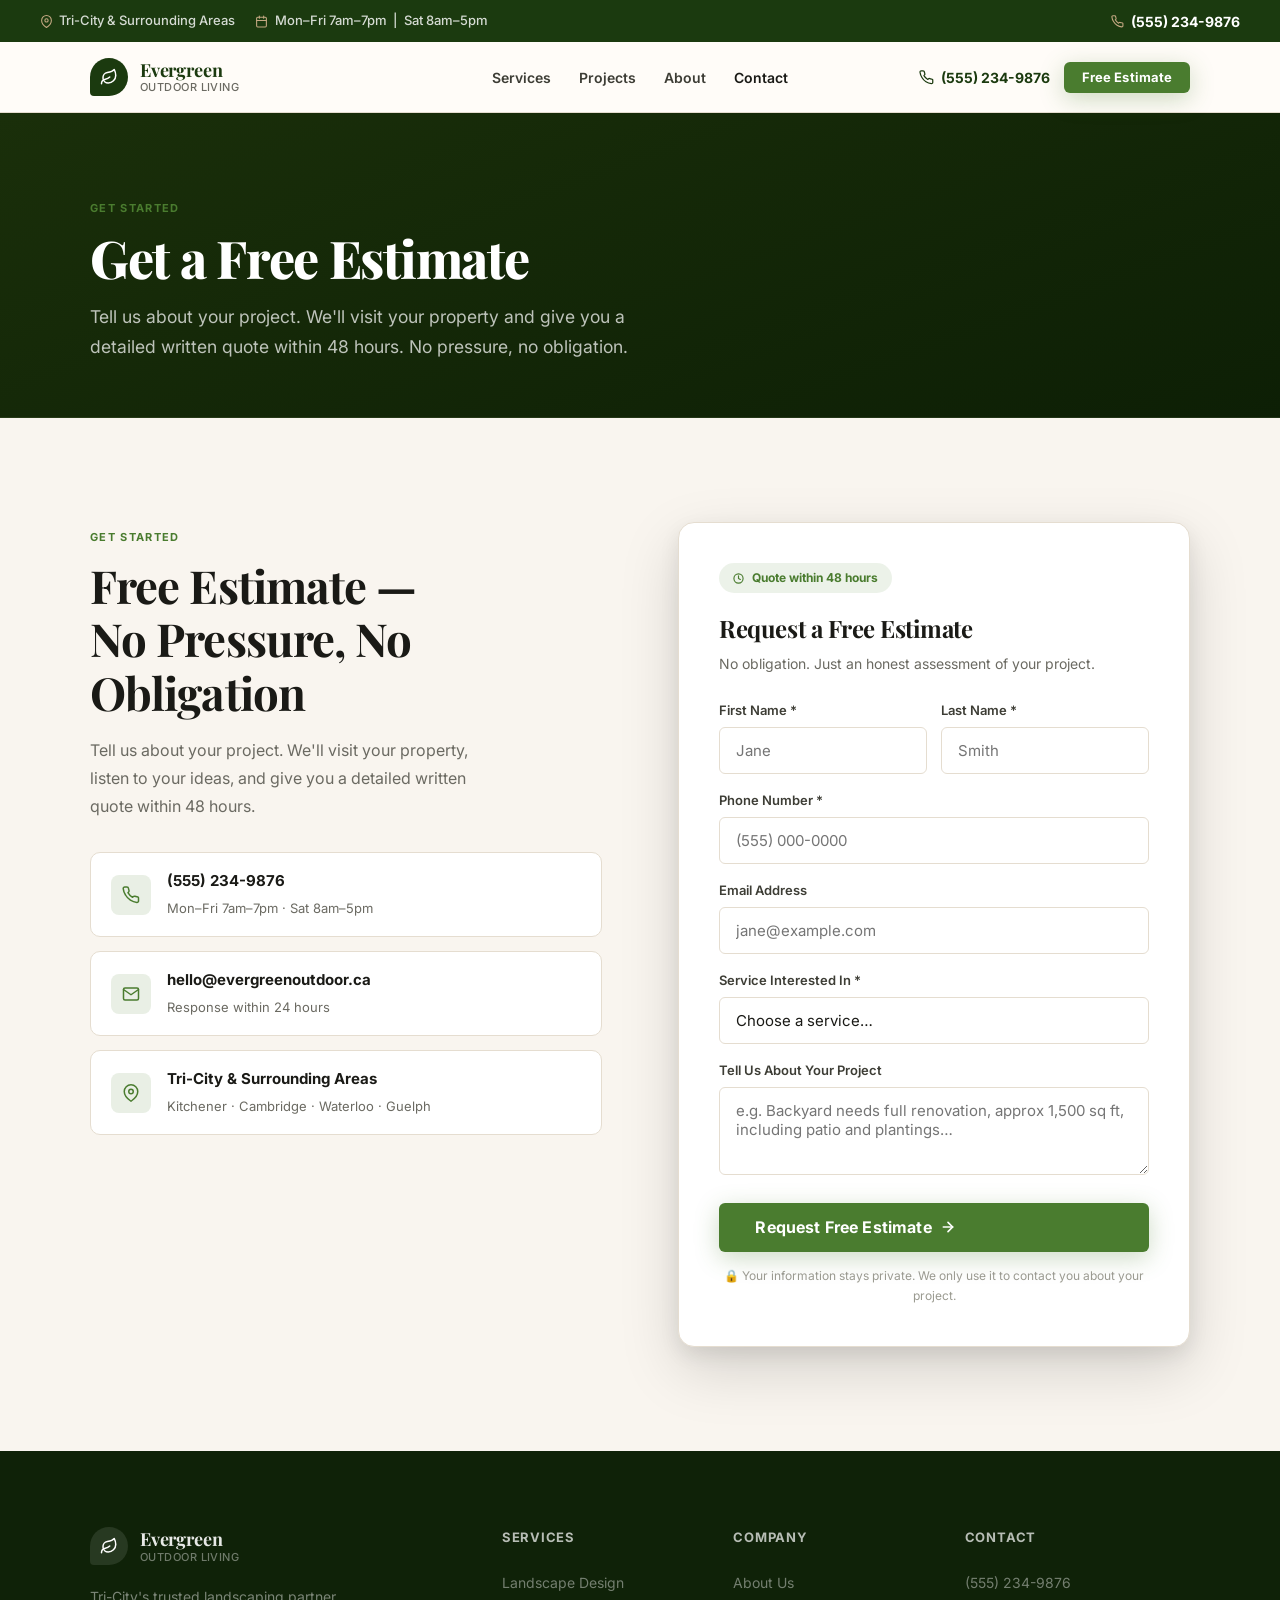
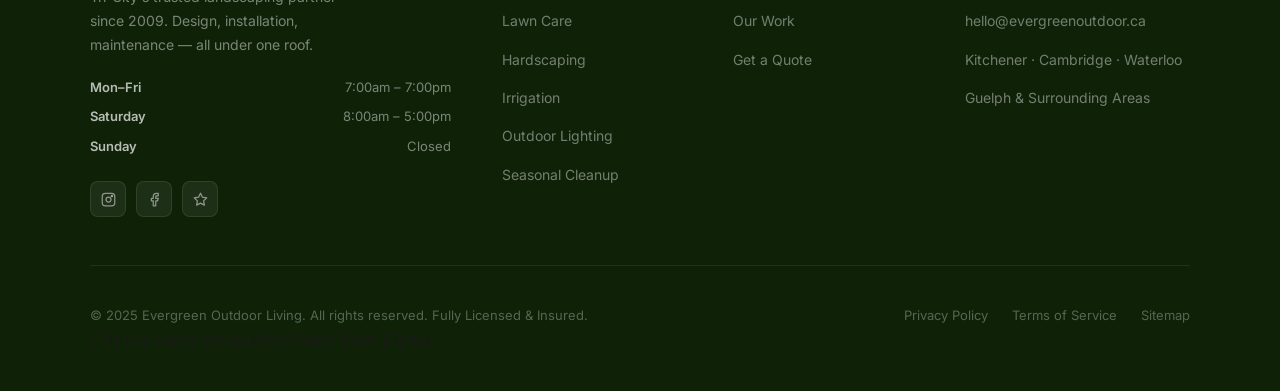
<file: contact/index.html>
<!DOCTYPE html>
<html lang="en">
<head>
  <meta charset="UTF-8" />
  <meta name="viewport" content="width=device-width, initial-scale=1.0" />
  <meta name="theme-color" content="#1B3A0F" />
  <title>Get a Free Estimate | Evergreen Outdoor Living</title>
  <meta name="description" content="Contact Evergreen Outdoor Living for a free landscaping estimate. We serve Kitchener, Cambridge, Waterloo, Guelph and surrounding areas." />
  <link rel="preconnect" href="https://fonts.googleapis.com">
  <link rel="preconnect" href="https://fonts.gstatic.com" crossorigin>
  <link rel="stylesheet" href="../styles.css" />
  <script>
    var IMG_FALLBACK = 'data:image/svg+xml,%3Csvg xmlns=%22http://www.w3.org/2000/svg%22 width=%22800%22 height=%22600%22%3E%3ClinearGradient id=%22g%22 x1=%220%25%22 y1=%220%25%22 x2=%22100%25%22 y2=%22100%25%22%3E%3Cstop offset=%220%25%22 stop-color=%22%231B3A0F%22/%3E%3Cstop offset=%22100%25%22 stop-color=%22%232d5a1b%22/%3E%3C/linearGradient%3E%3Crect width=%22800%22 height=%22600%22 fill=%22url(%23g)%22/%3E%3Cpath d=%22M380 260 C380 200 420 165 420 165 C420 165 460 200 460 260 C460 305 435 325 420 345 C405 325 380 305 380 260Z%22 fill=%22rgba(255,255,255,0.12)%22/%3E%3C/svg%3E';
    function imgFallback(img) {
      img.onerror = null; img.src = IMG_FALLBACK; img.style.objectFit = 'cover';
      var p = img.parentElement;
      if (p) p.style.background = 'linear-gradient(135deg,#1B3A0F 0%,#2d5a1b 100%)';
    }
  </script>
</head>
<body>
<!-- TOPBAR -->
<div id="topbar">
  <div class="topbar-left">
    <div class="topbar-item">
      <svg width="13" height="13" viewBox="0 0 24 24" fill="none" stroke="currentColor" stroke-width="2" stroke-linecap="round" stroke-linejoin="round" aria-hidden="true"><path d="M21 10c0 7-9 13-9 13s-9-6-9-13a9 9 0 0 1 18 0z"/><circle cx="12" cy="10" r="3"/></svg>
      Tri-City &amp; Surrounding Areas
    </div>
    <div class="topbar-item">
      <svg width="13" height="13" viewBox="0 0 24 24" fill="none" stroke="currentColor" stroke-width="2" stroke-linecap="round" stroke-linejoin="round" aria-hidden="true"><rect x="3" y="4" width="18" height="18" rx="2"/><line x1="16" y1="2" x2="16" y2="6"/><line x1="8" y1="2" x2="8" y2="6"/><line x1="3" y1="10" x2="21" y2="10"/></svg>
      Mon–Fri 7am–7pm &nbsp;|&nbsp; Sat 8am–5pm
    </div>
  </div>
  <a href="tel:5552349876" class="topbar-phone">
    <svg width="13" height="13" viewBox="0 0 24 24" fill="none" stroke="currentColor" stroke-width="2" stroke-linecap="round" stroke-linejoin="round" aria-hidden="true"><path d="M22 16.92v3a2 2 0 0 1-2.18 2 19.79 19.79 0 0 1-8.63-3.07A19.5 19.5 0 0 1 4.69 12 19.79 19.79 0 0 1 1.61 3.44 2 2 0 0 1 3.6 1.27h3a2 2 0 0 1 2 1.72 12.84 12.84 0 0 0 .7 2.81 2 2 0 0 1-.45 2.11L7.91 8.94a16 16 0 0 0 6.16 6.16l.94-.94a2 2 0 0 1 2.11-.45 12.84 12.84 0 0 0 2.81.7A2 2 0 0 1 22 16.92z"/></svg>
    (555) 234-9876
  </a>
</div>
<!-- HEADER -->
<header id="hdr">
  <div class="wrap hdr-inner">
    <a href="../" class="logo" aria-label="Evergreen Outdoor Living — home">
      <div class="logo-leaf" aria-hidden="true"><svg width="18" height="18" viewBox="0 0 24 24" fill="none" stroke="currentColor" stroke-width="2" stroke-linecap="round" stroke-linejoin="round" aria-hidden="true"><path d="M11 20A7 7 0 0 1 9.8 6.1C15.5 5 17 4.48 19 2c1 2 2 4.18 2 8 0 5.5-4.78 10-10 10z"/><path d="M2 21c0-3 1.85-5.36 5.08-6C9.5 14.52 12 13 13 12"/></svg></div>
      <div class="logo-text">Evergreen<span>Outdoor Living</span></div>
    </a>
    <nav class="desktop-nav" aria-label="Main navigation">
      <a href="../services/">Services</a>
      <a href="../projects/">Projects</a>
      <a href="../about/">About</a>
      <a href="../contact/" class="active">Contact</a>
    </nav>
    <div class="hdr-right">
      <a href="tel:5552349876" class="hdr-phone" aria-label="Call us"><svg width="15" height="15" viewBox="0 0 24 24" fill="none" stroke="currentColor" stroke-width="2" stroke-linecap="round" stroke-linejoin="round" aria-hidden="true"><path d="M22 16.92v3a2 2 0 0 1-2.18 2 19.79 19.79 0 0 1-8.63-3.07A19.5 19.5 0 0 1 4.69 12 19.79 19.79 0 0 1 1.61 3.44 2 2 0 0 1 3.6 1.27h3a2 2 0 0 1 2 1.72 12.84 12.84 0 0 0 .7 2.81 2 2 0 0 1-.45 2.11L7.91 8.94a16 16 0 0 0 6.16 6.16l.94-.94a2 2 0 0 1 2.11-.45 12.84 12.84 0 0 0 2.81.7A2 2 0 0 1 22 16.92z"/></svg>(555) 234-9876</a>
      <a href="../contact/" class="btn btn-primary btn-sm">Free Estimate</a>
      <button class="hamburger" id="hamburger" aria-label="Toggle menu" aria-expanded="false">
        <span></span><span></span><span></span>
      </button>
    </div>
  </div>
</header>

<!-- MOBILE NAV -->
<div id="mobile-nav" role="dialog" aria-modal="true" aria-label="Mobile navigation">
  <nav>
    <a href="../services/" class="mobile-link">Services</a>
    <a href="../projects/" class="mobile-link">Projects</a>
    <a href="../about/" class="mobile-link">About</a>
    <a href="../contact/" class="mobile-link" class="active">Contact</a>
  </nav>
  <div class="mobile-nav-cta">
    <a href="tel:5552349876" class="btn btn-outline-dk btn-lg" style="justify-content:center">
      <svg width="17" height="17" viewBox="0 0 24 24" fill="none" stroke="currentColor" stroke-width="2" stroke-linecap="round" stroke-linejoin="round" aria-hidden="true"><path d="M22 16.92v3a2 2 0 0 1-2.18 2 19.79 19.79 0 0 1-8.63-3.07A19.5 19.5 0 0 1 4.69 12 19.79 19.79 0 0 1 1.61 3.44 2 2 0 0 1 3.6 1.27h3a2 2 0 0 1 2 1.72 12.84 12.84 0 0 0 .7 2.81 2 2 0 0 1-.45 2.11L7.91 8.94a16 16 0 0 0 6.16 6.16l.94-.94a2 2 0 0 1 2.11-.45 12.84 12.84 0 0 0 2.81.7A2 2 0 0 1 22 16.92z"/></svg>
      (555) 234-9876
    </a>
    <a href="../contact/" class="btn btn-primary btn-lg" style="justify-content:center">Get Free Estimate</a>
  </div>
</div>
<!-- PAGE HERO -->
<section class="page-hero" aria-label="Get a Free Estimate">
  <div class="wrap">
    <div class="eyebrow sr">Get Started</div>
    <h1 class="page-hero__title sr">Get a Free Estimate</h1>
    <p class="page-hero__sub sr d1">Tell us about your project. We'll visit your property and give you a detailed written quote within 48 hours. No pressure, no obligation.</p>
  </div>
</section>
<!-- CONTACT / QUOTE -->
<section id="quote" style="background:var(--warm);" aria-labelledby="quote-title">
  <div class="wrap">
    <div class="quote-grid">
      <div>
        <div class="eyebrow sr">Get Started</div>
        <h2 class="quote-left h2 sr d1" id="quote-title" style="font-family:var(--fd);font-size:clamp(1.85rem,4.5vw,2.85rem);font-weight:700;line-height:1.18;letter-spacing:-.02em;color:var(--text);margin-bottom:1rem">
          Free Estimate —<br>No Pressure, No Obligation
        </h2>
        <p class="sr d2" style="font-size:1rem;color:var(--text-lt);line-height:1.75;margin-bottom:2rem;max-width:400px">
          Tell us about your project. We'll visit your property, listen to your ideas, and give you a detailed written quote within 48 hours.
        </p>
        <div class="contact-items sr d3">
          <a href="tel:5552349876" class="contact-item" style="text-decoration:none">
            <div class="contact-icon"><svg width="18" height="18" viewBox="0 0 24 24" fill="none" stroke="currentColor" stroke-width="2" stroke-linecap="round" stroke-linejoin="round"><path d="M22 16.92v3a2 2 0 0 1-2.18 2 19.79 19.79 0 0 1-8.63-3.07A19.5 19.5 0 0 1 4.69 12 19.79 19.79 0 0 1 1.61 3.44 2 2 0 0 1 3.6 1.27h3a2 2 0 0 1 2 1.72 12.84 12.84 0 0 0 .7 2.81 2 2 0 0 1-.45 2.11L7.91 8.94a16 16 0 0 0 6.16 6.16l.94-.94a2 2 0 0 1 2.11-.45 12.84 12.84 0 0 0 2.81.7A2 2 0 0 1 22 16.92z"/></svg></div>
            <div><strong>(555) 234-9876</strong><span>Mon–Fri 7am–7pm · Sat 8am–5pm</span></div>
          </a>
          <a href="mailto:hello@evergreenoutdoor.ca" class="contact-item" style="text-decoration:none">
            <div class="contact-icon"><svg width="18" height="18" viewBox="0 0 24 24" fill="none" stroke="currentColor" stroke-width="2" stroke-linecap="round" stroke-linejoin="round"><path d="M4 4h16c1.1 0 2 .9 2 2v12c0 1.1-.9 2-2 2H4c-1.1 0-2-.9-2-2V6c0-1.1.9-2 2-2z"/><polyline points="22,6 12,13 2,6"/></svg></div>
            <div><strong>hello@evergreenoutdoor.ca</strong><span>Response within 24 hours</span></div>
          </a>
          <div class="contact-item">
            <div class="contact-icon"><svg width="18" height="18" viewBox="0 0 24 24" fill="none" stroke="currentColor" stroke-width="2" stroke-linecap="round" stroke-linejoin="round"><path d="M21 10c0 7-9 13-9 13s-9-6-9-13a9 9 0 0 1 18 0z"/><circle cx="12" cy="10" r="3"/></svg></div>
            <div><strong>Tri-City &amp; Surrounding Areas</strong><span>Kitchener · Cambridge · Waterloo · Guelph</span></div>
          </div>
        </div>
      </div>
      <div class="quote-form-card sr d2">
        <div class="form-badge">
          <svg width="11" height="11" viewBox="0 0 24 24" fill="none" stroke="currentColor" stroke-width="2.5" stroke-linecap="round" stroke-linejoin="round"><circle cx="12" cy="12" r="10"/><polyline points="12 6 12 12 16 14"/></svg>
          Quote within 48 hours
        </div>
        <h3>Request a Free Estimate</h3>
        <p>No obligation. Just an honest assessment of your project.</p>
        <form id="quote-form" novalidate>
          <div class="form-row">
            <div class="form-group"><label for="fname">First Name *</label><input id="fname" type="text" placeholder="Jane" required autocomplete="given-name" /></div>
            <div class="form-group"><label for="lname">Last Name *</label><input id="lname" type="text" placeholder="Smith" required autocomplete="family-name" /></div>
          </div>
          <div class="form-group"><label for="fphone">Phone Number *</label><input id="fphone" type="tel" placeholder="(555) 000-0000" required autocomplete="tel" /></div>
          <div class="form-group"><label for="femail">Email Address</label><input id="femail" type="email" placeholder="jane@example.com" autocomplete="email" /></div>
          <div class="form-group">
            <label for="fservice">Service Interested In *</label>
            <select id="fservice" required>
              <option value="">Choose a service…</option>
              <option>Landscape Design</option>
              <option>Lawn Care &amp; Maintenance</option>
              <option>Hardscaping (Patio / Walkway)</option>
              <option>Irrigation &amp; Drainage</option>
              <option>Outdoor Lighting</option>
              <option>Seasonal Cleanup</option>
              <option>Full Backyard Renovation</option>
              <option>Not sure — need a consultation</option>
            </select>
          </div>
          <div class="form-group"><label for="fmsg">Tell Us About Your Project</label><textarea id="fmsg" rows="3" placeholder="e.g. Backyard needs full renovation, approx 1,500 sq ft, including patio and plantings…"></textarea></div>
          <button type="submit" id="form-submit-btn" class="btn btn-primary btn-lg form-submit">
            Request Free Estimate
            <svg width="16" height="16" viewBox="0 0 24 24" fill="none" stroke="currentColor" stroke-width="2.5" stroke-linecap="round" stroke-linejoin="round"><line x1="5" y1="12" x2="19" y2="12"/><polyline points="12 5 19 12 12 19"/></svg>
          </button>
          <p class="form-disc">🔒 Your information stays private. We only use it to contact you about your project.</p>
        </form>
      </div>
    </div>
  </div>
</section>
<!-- FOOTER -->
<footer aria-label="Site footer">
  <div class="wrap">
    <div class="footer-grid">
      <div class="footer-brand">
        <a href="../" class="logo" aria-label="Evergreen Outdoor Living home">
          <div class="logo-leaf" aria-hidden="true"><svg width="18" height="18" viewBox="0 0 24 24" fill="none" stroke="currentColor" stroke-width="2" stroke-linecap="round" stroke-linejoin="round" aria-hidden="true"><path d="M11 20A7 7 0 0 1 9.8 6.1C15.5 5 17 4.48 19 2c1 2 2 4.18 2 8 0 5.5-4.78 10-10 10z"/><path d="M2 21c0-3 1.85-5.36 5.08-6C9.5 14.52 12 13 13 12"/></svg></div>
          <div class="logo-text">Evergreen<span>Outdoor Living</span></div>
        </a>
        <p>Tri-City's trusted landscaping partner since 2009. Design, installation, maintenance — all under one roof.</p>
        <div class="footer-hours">
          <div class="footer-hour"><strong>Mon–Fri</strong><span>7:00am – 7:00pm</span></div>
          <div class="footer-hour"><strong>Saturday</strong><span>8:00am – 5:00pm</span></div>
          <div class="footer-hour"><strong>Sunday</strong><span>Closed</span></div>
        </div>
        <div class="footer-socials" aria-label="Social media">
          <a href="#" class="footer-soc" aria-label="Instagram"><svg width="15" height="15" viewBox="0 0 24 24" fill="none" stroke="currentColor" stroke-width="2" stroke-linecap="round" stroke-linejoin="round"><rect x="2" y="2" width="20" height="20" rx="5"/><circle cx="12" cy="12" r="4"/><circle cx="17.5" cy="6.5" r="1" fill="currentColor"/></svg></a>
          <a href="#" class="footer-soc" aria-label="Facebook"><svg width="15" height="15" viewBox="0 0 24 24" fill="none" stroke="currentColor" stroke-width="2" stroke-linecap="round" stroke-linejoin="round"><path d="M18 2h-3a5 5 0 0 0-5 5v3H7v4h3v8h4v-8h3l1-4h-4V7a1 1 0 0 1 1-1h3z"/></svg></a>
          <a href="#" class="footer-soc" aria-label="Google Reviews"><svg width="15" height="15" viewBox="0 0 24 24" fill="none" stroke="currentColor" stroke-width="2" stroke-linecap="round" stroke-linejoin="round"><polygon points="12 2 15.09 8.26 22 9.27 17 14.14 18.18 21.02 12 17.77 5.82 21.02 7 14.14 2 9.27 8.91 8.26 12 2"/></svg></a>
        </div>
      </div>
      <div class="footer-col">
        <h5>Services</h5>
        <ul>
          <li><a href="../services/">Landscape Design</a></li>
          <li><a href="../services/">Lawn Care</a></li>
          <li><a href="../services/">Hardscaping</a></li>
          <li><a href="../services/">Irrigation</a></li>
          <li><a href="../services/">Outdoor Lighting</a></li>
          <li><a href="../services/">Seasonal Cleanup</a></li>
        </ul>
      </div>
      <div class="footer-col">
        <h5>Company</h5>
        <ul>
          <li><a href="../about/">About Us</a></li>
          <li><a href="../projects/">Our Work</a></li>
          <li><a href="../contact/">Get a Quote</a></li>
        </ul>
      </div>
      <div class="footer-col">
        <h5>Contact</h5>
        <ul>
          <li><a href="tel:5552349876">(555) 234-9876</a></li>
          <li><a href="mailto:hello@evergreenoutdoor.ca">hello@evergreenoutdoor.ca</a></li>
          <li><a href="../contact/">Kitchener · Cambridge · Waterloo</a></li>
          <li><a href="../contact/">Guelph &amp; Surrounding Areas</a></li>
        </ul>
      </div>
    </div>
    <div class="footer-bottom">
      <p class="footer-copy">© 2025 Evergreen Outdoor Living. All rights reserved. Fully Licensed &amp; Insured.</p>
      <div class="footer-legal">
        <a href="#">Privacy Policy</a>
        <a href="#">Terms of Service</a>
        <a href="#">Sitemap</a>
      </div>
    </div>
    <div class="grd-banner">This is a demo site built by <a href="https://grandriverdigital.ca" target="_blank" rel="noopener">Grand River Digital</a></div>
  </div>
</footer>
<!-- MOBILE BAR -->
<div id="mob-bar" role="navigation" aria-label="Quick contact">
  <a href="tel:5552349876" class="btn btn-primary">
    <svg width="16" height="16" viewBox="0 0 24 24" fill="none" stroke="currentColor" stroke-width="2.2" stroke-linecap="round" stroke-linejoin="round" aria-hidden="true"><path d="M22 16.92v3a2 2 0 0 1-2.18 2 19.79 19.79 0 0 1-8.63-3.07A19.5 19.5 0 0 1 4.69 12 19.79 19.79 0 0 1 1.61 3.44 2 2 0 0 1 3.6 1.27h3a2 2 0 0 1 2 1.72 12.84 12.84 0 0 0 .7 2.81 2 2 0 0 1-.45 2.11L7.91 8.94a16 16 0 0 0 6.16 6.16l.94-.94a2 2 0 0 1 2.11-.45 12.84 12.84 0 0 0 2.81.7A2 2 0 0 1 22 16.92z"/></svg>
    Call Now
  </a>
  <a href="../contact/" class="btn btn-outline-dk">Free Estimate</a>
</div>
<script src="../script.js"></script>
</body>
</html>
</file>
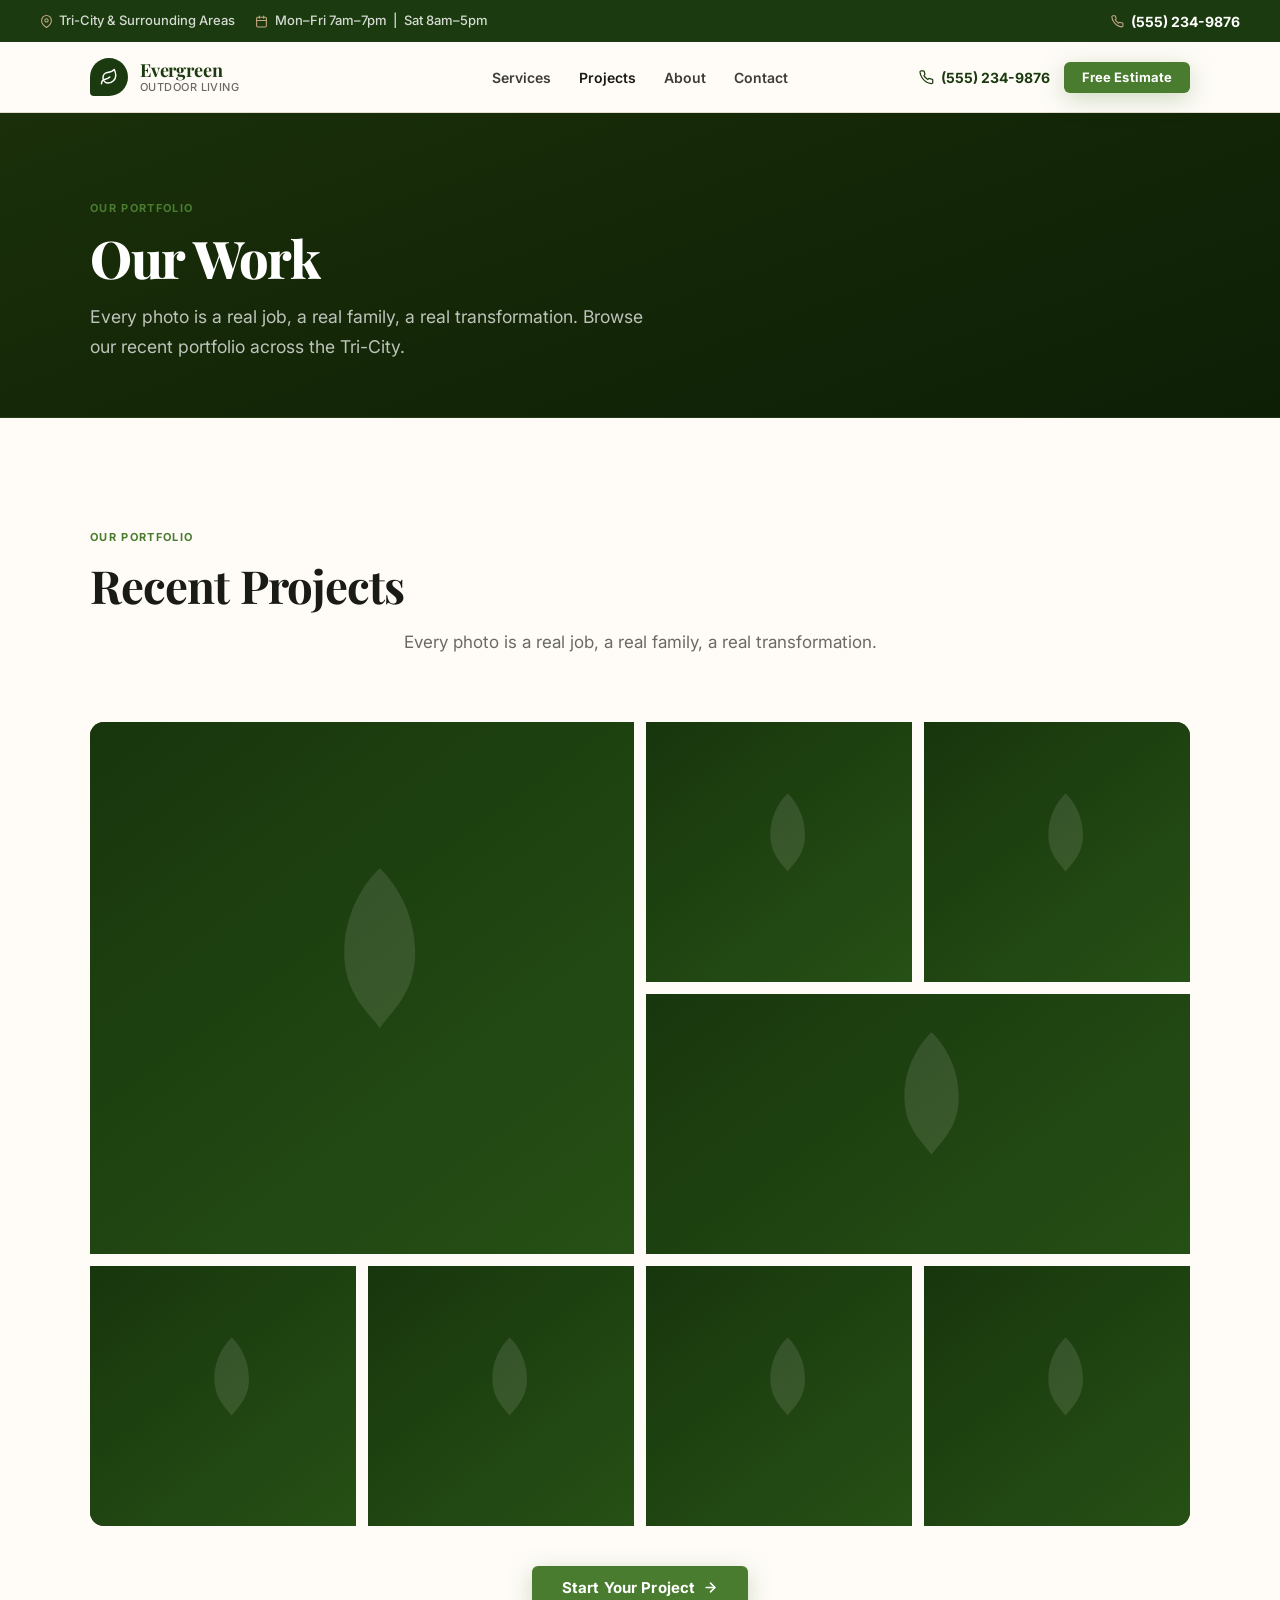
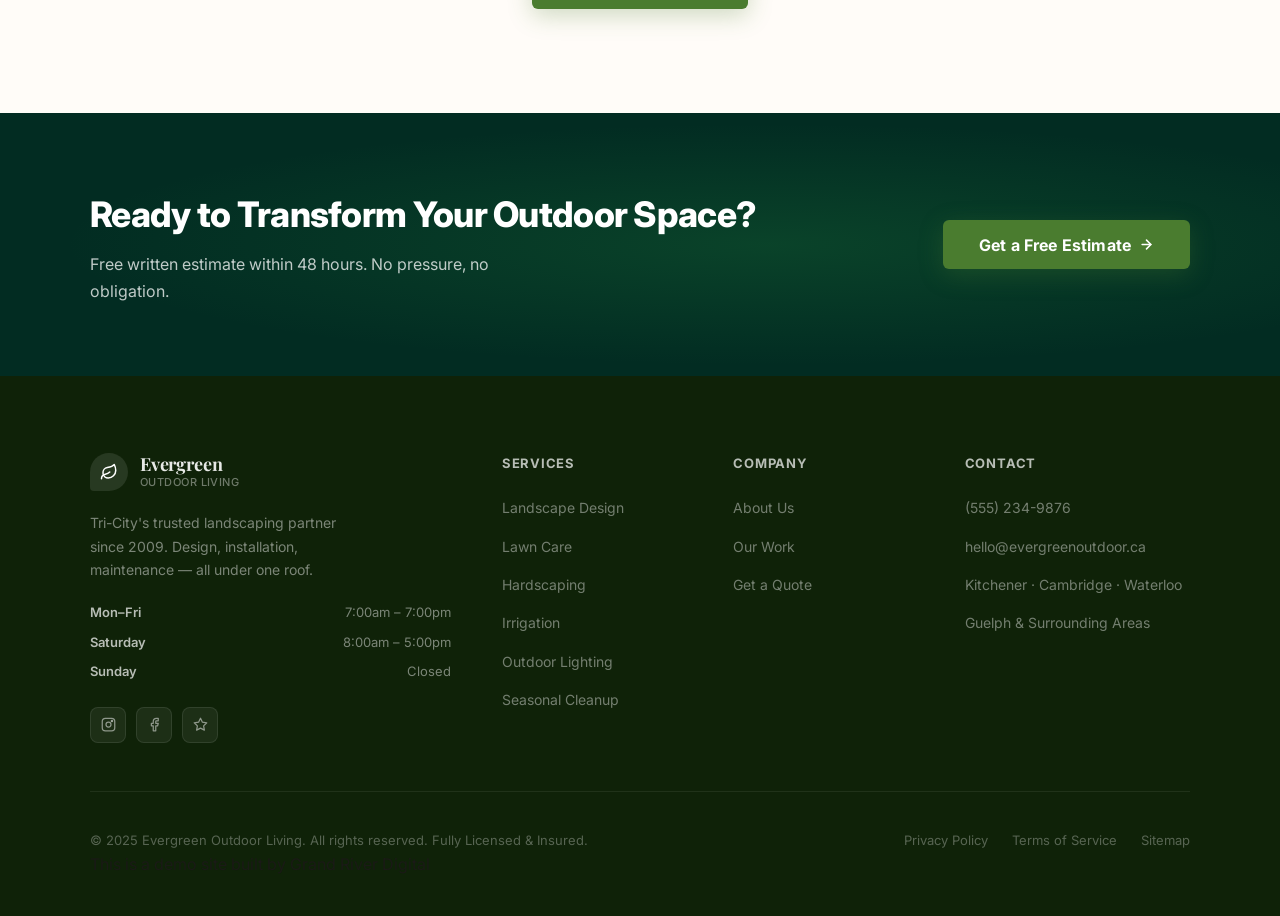
<file: projects/index.html>
<!DOCTYPE html>
<html lang="en">
<head>
  <meta charset="UTF-8" />
  <meta name="viewport" content="width=device-width, initial-scale=1.0" />
  <meta name="theme-color" content="#1B3A0F" />
  <title>Our Projects | Evergreen Outdoor Living</title>
  <meta name="description" content="Browse Evergreen Outdoor Living's project gallery — lawn care, hardscaping, gardens, patios, and more across the Tri-City area." />
  <link rel="preconnect" href="https://fonts.googleapis.com">
  <link rel="preconnect" href="https://fonts.gstatic.com" crossorigin>
  <link rel="stylesheet" href="../styles.css" />
  <script>
    var IMG_FALLBACK = 'data:image/svg+xml,%3Csvg xmlns=%22http://www.w3.org/2000/svg%22 width=%22800%22 height=%22600%22%3E%3ClinearGradient id=%22g%22 x1=%220%25%22 y1=%220%25%22 x2=%22100%25%22 y2=%22100%25%22%3E%3Cstop offset=%220%25%22 stop-color=%22%231B3A0F%22/%3E%3Cstop offset=%22100%25%22 stop-color=%22%232d5a1b%22/%3E%3C/linearGradient%3E%3Crect width=%22800%22 height=%22600%22 fill=%22url(%23g)%22/%3E%3Cpath d=%22M380 260 C380 200 420 165 420 165 C420 165 460 200 460 260 C460 305 435 325 420 345 C405 325 380 305 380 260Z%22 fill=%22rgba(255,255,255,0.12)%22/%3E%3C/svg%3E';
    function imgFallback(img) {
      img.onerror = null; img.src = IMG_FALLBACK; img.style.objectFit = 'cover';
      var p = img.parentElement;
      if (p) p.style.background = 'linear-gradient(135deg,#1B3A0F 0%,#2d5a1b 100%)';
    }
  </script>
</head>
<body>
<!-- TOPBAR -->
<div id="topbar">
  <div class="topbar-left">
    <div class="topbar-item">
      <svg width="13" height="13" viewBox="0 0 24 24" fill="none" stroke="currentColor" stroke-width="2" stroke-linecap="round" stroke-linejoin="round" aria-hidden="true"><path d="M21 10c0 7-9 13-9 13s-9-6-9-13a9 9 0 0 1 18 0z"/><circle cx="12" cy="10" r="3"/></svg>
      Tri-City &amp; Surrounding Areas
    </div>
    <div class="topbar-item">
      <svg width="13" height="13" viewBox="0 0 24 24" fill="none" stroke="currentColor" stroke-width="2" stroke-linecap="round" stroke-linejoin="round" aria-hidden="true"><rect x="3" y="4" width="18" height="18" rx="2"/><line x1="16" y1="2" x2="16" y2="6"/><line x1="8" y1="2" x2="8" y2="6"/><line x1="3" y1="10" x2="21" y2="10"/></svg>
      Mon–Fri 7am–7pm &nbsp;|&nbsp; Sat 8am–5pm
    </div>
  </div>
  <a href="tel:5552349876" class="topbar-phone">
    <svg width="13" height="13" viewBox="0 0 24 24" fill="none" stroke="currentColor" stroke-width="2" stroke-linecap="round" stroke-linejoin="round" aria-hidden="true"><path d="M22 16.92v3a2 2 0 0 1-2.18 2 19.79 19.79 0 0 1-8.63-3.07A19.5 19.5 0 0 1 4.69 12 19.79 19.79 0 0 1 1.61 3.44 2 2 0 0 1 3.6 1.27h3a2 2 0 0 1 2 1.72 12.84 12.84 0 0 0 .7 2.81 2 2 0 0 1-.45 2.11L7.91 8.94a16 16 0 0 0 6.16 6.16l.94-.94a2 2 0 0 1 2.11-.45 12.84 12.84 0 0 0 2.81.7A2 2 0 0 1 22 16.92z"/></svg>
    (555) 234-9876
  </a>
</div>
<!-- HEADER -->
<header id="hdr">
  <div class="wrap hdr-inner">
    <a href="../" class="logo" aria-label="Evergreen Outdoor Living — home">
      <div class="logo-leaf" aria-hidden="true"><svg width="18" height="18" viewBox="0 0 24 24" fill="none" stroke="currentColor" stroke-width="2" stroke-linecap="round" stroke-linejoin="round" aria-hidden="true"><path d="M11 20A7 7 0 0 1 9.8 6.1C15.5 5 17 4.48 19 2c1 2 2 4.18 2 8 0 5.5-4.78 10-10 10z"/><path d="M2 21c0-3 1.85-5.36 5.08-6C9.5 14.52 12 13 13 12"/></svg></div>
      <div class="logo-text">Evergreen<span>Outdoor Living</span></div>
    </a>
    <nav class="desktop-nav" aria-label="Main navigation">
      <a href="../services/">Services</a>
      <a href="../projects/" class="active">Projects</a>
      <a href="../about/">About</a>
      <a href="../contact/">Contact</a>
    </nav>
    <div class="hdr-right">
      <a href="tel:5552349876" class="hdr-phone" aria-label="Call us"><svg width="15" height="15" viewBox="0 0 24 24" fill="none" stroke="currentColor" stroke-width="2" stroke-linecap="round" stroke-linejoin="round" aria-hidden="true"><path d="M22 16.92v3a2 2 0 0 1-2.18 2 19.79 19.79 0 0 1-8.63-3.07A19.5 19.5 0 0 1 4.69 12 19.79 19.79 0 0 1 1.61 3.44 2 2 0 0 1 3.6 1.27h3a2 2 0 0 1 2 1.72 12.84 12.84 0 0 0 .7 2.81 2 2 0 0 1-.45 2.11L7.91 8.94a16 16 0 0 0 6.16 6.16l.94-.94a2 2 0 0 1 2.11-.45 12.84 12.84 0 0 0 2.81.7A2 2 0 0 1 22 16.92z"/></svg>(555) 234-9876</a>
      <a href="../contact/" class="btn btn-primary btn-sm">Free Estimate</a>
      <button class="hamburger" id="hamburger" aria-label="Toggle menu" aria-expanded="false">
        <span></span><span></span><span></span>
      </button>
    </div>
  </div>
</header>

<!-- MOBILE NAV -->
<div id="mobile-nav" role="dialog" aria-modal="true" aria-label="Mobile navigation">
  <nav>
    <a href="../services/" class="mobile-link">Services</a>
    <a href="../projects/" class="mobile-link" class="active">Projects</a>
    <a href="../about/" class="mobile-link">About</a>
    <a href="../contact/" class="mobile-link">Contact</a>
  </nav>
  <div class="mobile-nav-cta">
    <a href="tel:5552349876" class="btn btn-outline-dk btn-lg" style="justify-content:center">
      <svg width="17" height="17" viewBox="0 0 24 24" fill="none" stroke="currentColor" stroke-width="2" stroke-linecap="round" stroke-linejoin="round" aria-hidden="true"><path d="M22 16.92v3a2 2 0 0 1-2.18 2 19.79 19.79 0 0 1-8.63-3.07A19.5 19.5 0 0 1 4.69 12 19.79 19.79 0 0 1 1.61 3.44 2 2 0 0 1 3.6 1.27h3a2 2 0 0 1 2 1.72 12.84 12.84 0 0 0 .7 2.81 2 2 0 0 1-.45 2.11L7.91 8.94a16 16 0 0 0 6.16 6.16l.94-.94a2 2 0 0 1 2.11-.45 12.84 12.84 0 0 0 2.81.7A2 2 0 0 1 22 16.92z"/></svg>
      (555) 234-9876
    </a>
    <a href="../contact/" class="btn btn-primary btn-lg" style="justify-content:center">Get Free Estimate</a>
  </div>
</div>
<!-- PAGE HERO -->
<section class="page-hero" aria-label="Our Work">
  <div class="wrap">
    <div class="eyebrow sr">Our Portfolio</div>
    <h1 class="page-hero__title sr">Our Work</h1>
    <p class="page-hero__sub sr d1">Every photo is a real job, a real family, a real transformation. Browse our recent portfolio across the Tri-City.</p>
  </div>
</section>
<!-- GALLERY -->
<section id="projects" aria-labelledby="proj-title">
  <div class="wrap">
    <div class="section-head">
      <div class="eyebrow sr">Our Portfolio</div>
      <h2 class="section-title sr d1" id="proj-title">Recent Projects</h2>
      <p class="section-sub cx sr d2">Every photo is a real job, a real family, a real transformation.</p>
    </div>
    <div class="gallery-grid" id="gallery" role="list">
      <div class="gallery-item featured sr" data-src="https://images.pexels.com/photos/1453499/pexels-photo-1453499.jpeg?auto=compress&cs=tinysrgb&w=1200&h=800&dpr=1" data-caption="Full Lawn Care &amp; Backyard Maintenance — Guelph" role="listitem">
        <img src="https://images.pexels.com/photos/1453499/pexels-photo-1453499.jpeg?auto=compress&cs=tinysrgb&w=900&h=600&dpr=1" alt="Professional lawn care and maintenance in a residential backyard" loading="lazy" onerror="imgFallback(this)">
        <div class="gallery-overlay"><span class="gallery-label">Lawn Care Project</span></div>
        <div class="gallery-zoom" aria-hidden="true"><svg width="15" height="15" viewBox="0 0 24 24" fill="none" stroke="currentColor" stroke-width="2" stroke-linecap="round" stroke-linejoin="round"><circle cx="11" cy="11" r="8"/><line x1="21" y1="21" x2="16.65" y2="16.65"/></svg></div>
      </div>
      <div class="gallery-item sr d1" data-src="https://images.pexels.com/photos/4503272/pexels-photo-4503272.jpeg?auto=compress&cs=tinysrgb&w=900&h=600&dpr=1" data-caption="Professional Landscaper — Design &amp; Installation" role="listitem">
        <img src="https://images.pexels.com/photos/4503272/pexels-photo-4503272.jpeg?auto=compress&cs=tinysrgb&w=700&h=467&dpr=1" alt="Professional landscaper with tools and apron" loading="lazy" onerror="imgFallback(this)">
        <div class="gallery-overlay"><span class="gallery-label">Professional Team</span></div>
        <div class="gallery-zoom" aria-hidden="true"><svg width="15" height="15" viewBox="0 0 24 24" fill="none" stroke="currentColor" stroke-width="2" stroke-linecap="round" stroke-linejoin="round"><circle cx="11" cy="11" r="8"/><line x1="21" y1="21" x2="16.65" y2="16.65"/></svg></div>
      </div>
      <div class="gallery-item sr d2" data-src="https://images.pexels.com/photos/906150/pexels-photo-906150.jpeg?auto=compress&cs=tinysrgb&w=900&h=600&dpr=1" data-caption="Perennial Garden — Flowering Baskets &amp; Beds" role="listitem">
        <img src="https://images.pexels.com/photos/906150/pexels-photo-906150.jpeg?auto=compress&cs=tinysrgb&w=700&h=467&dpr=1" alt="Beautiful flowering garden baskets with pink blooms" loading="lazy" onerror="imgFallback(this)">
        <div class="gallery-overlay"><span class="gallery-label">Perennial Garden</span></div>
        <div class="gallery-zoom" aria-hidden="true"><svg width="15" height="15" viewBox="0 0 24 24" fill="none" stroke="currentColor" stroke-width="2" stroke-linecap="round" stroke-linejoin="round"><circle cx="11" cy="11" r="8"/><line x1="21" y1="21" x2="16.65" y2="16.65"/></svg></div>
      </div>
      <div class="gallery-item wide sr d1" data-src="https://images.pexels.com/photos/209315/pexels-photo-209315.jpeg?auto=compress&cs=tinysrgb&w=1200&h=800&dpr=1" data-caption="Curb Appeal — Residential Landscaping &amp; Exterior" role="listitem">
        <img src="https://images.pexels.com/photos/209315/pexels-photo-209315.jpeg?auto=compress&cs=tinysrgb&w=900&h=600&dpr=1" alt="Residential home with manicured front yard landscaping" loading="lazy" onerror="imgFallback(this)">
        <div class="gallery-overlay"><span class="gallery-label">Curb Appeal Project</span></div>
        <div class="gallery-zoom" aria-hidden="true"><svg width="15" height="15" viewBox="0 0 24 24" fill="none" stroke="currentColor" stroke-width="2" stroke-linecap="round" stroke-linejoin="round"><circle cx="11" cy="11" r="8"/><line x1="21" y1="21" x2="16.65" y2="16.65"/></svg></div>
      </div>
      <div class="gallery-item sr d2" data-src="https://images.pexels.com/photos/4503261/pexels-photo-4503261.jpeg?auto=compress&cs=tinysrgb&w=900&h=600&dpr=1" data-caption="Interlock Patio — Natural Stone" role="listitem">
        <img src="https://images.pexels.com/photos/4503261/pexels-photo-4503261.jpeg?auto=compress&cs=tinysrgb&w=700&h=467&dpr=1" alt="Interlocking stone patio installation" loading="lazy" onerror="imgFallback(this)">
        <div class="gallery-overlay"><span class="gallery-label">Stone Patio</span></div>
        <div class="gallery-zoom" aria-hidden="true"><svg width="15" height="15" viewBox="0 0 24 24" fill="none" stroke="currentColor" stroke-width="2" stroke-linecap="round" stroke-linejoin="round"><circle cx="11" cy="11" r="8"/><line x1="21" y1="21" x2="16.65" y2="16.65"/></svg></div>
      </div>
      <div class="gallery-item sr d3" data-src="https://images.pexels.com/photos/1379636/pexels-photo-1379636.jpeg?auto=compress&cs=tinysrgb&w=900&h=600&dpr=1" data-caption="Fall Garden Cleanup &amp; Seasonal Maintenance" role="listitem">
        <img src="https://images.pexels.com/photos/1379636/pexels-photo-1379636.jpeg?auto=compress&cs=tinysrgb&w=700&h=467&dpr=1" alt="Colourful autumn garden with seasonal foliage" loading="lazy" onerror="imgFallback(this)">
        <div class="gallery-overlay"><span class="gallery-label">Fall Cleanup</span></div>
        <div class="gallery-zoom" aria-hidden="true"><svg width="15" height="15" viewBox="0 0 24 24" fill="none" stroke="currentColor" stroke-width="2" stroke-linecap="round" stroke-linejoin="round"><circle cx="11" cy="11" r="8"/><line x1="21" y1="21" x2="16.65" y2="16.65"/></svg></div>
      </div>
      <div class="gallery-item sr d2" data-src="https://images.pexels.com/photos/4503263/pexels-photo-4503263.jpeg?auto=compress&cs=tinysrgb&w=900&h=600&dpr=1" data-caption="Garden Installation — Planting &amp; Soil Preparation" role="listitem">
        <img src="https://images.pexels.com/photos/4503263/pexels-photo-4503263.jpeg?auto=compress&cs=tinysrgb&w=700&h=467&dpr=1" alt="Hands carefully planting in fresh garden soil" loading="lazy" onerror="imgFallback(this)">
        <div class="gallery-overlay"><span class="gallery-label">Garden Installation</span></div>
        <div class="gallery-zoom" aria-hidden="true"><svg width="15" height="15" viewBox="0 0 24 24" fill="none" stroke="currentColor" stroke-width="2" stroke-linecap="round" stroke-linejoin="round"><circle cx="11" cy="11" r="8"/><line x1="21" y1="21" x2="16.65" y2="16.65"/></svg></div>
      </div>
      <div class="gallery-item sr d3" data-src="https://images.pexels.com/photos/1105017/pexels-photo-1105017.jpeg?auto=compress&cs=tinysrgb&w=900&h=600&dpr=1" data-caption="Spring Planting — New Seedlings &amp; Garden Prep" role="listitem">
        <img src="https://images.pexels.com/photos/1105017/pexels-photo-1105017.jpeg?auto=compress&cs=tinysrgb&w=700&h=467&dpr=1" alt="Young seedlings in pots ready for spring garden planting" loading="lazy" onerror="imgFallback(this)">
        <div class="gallery-overlay"><span class="gallery-label">Spring Plantings</span></div>
        <div class="gallery-zoom" aria-hidden="true"><svg width="15" height="15" viewBox="0 0 24 24" fill="none" stroke="currentColor" stroke-width="2" stroke-linecap="round" stroke-linejoin="round"><circle cx="11" cy="11" r="8"/><line x1="21" y1="21" x2="16.65" y2="16.65"/></svg></div>
      </div>
    </div>
    <div class="gallery-cta sr">
      <a href="../contact/" class="btn btn-primary">Start Your Project <svg width="15" height="15" viewBox="0 0 24 24" fill="none" stroke="currentColor" stroke-width="2.5" stroke-linecap="round" stroke-linejoin="round"><line x1="5" y1="12" x2="19" y2="12"/><polyline points="12 5 19 12 12 19"/></svg></a>
    </div>
  </div>
</section>
<!-- CTA BAND -->
<section class="cta-band" aria-labelledby="cta-heading">
  <div class="wrap cta-band__inner">
    <div class="cta-band__copy">
      <h2 id="cta-heading">Ready to Transform Your Outdoor Space?</h2>
      <p>Free written estimate within 48 hours. No pressure, no obligation.</p>
    </div>
    <a href="../contact/" class="btn btn-primary btn-lg">Get a Free Estimate <svg width="15" height="15" viewBox="0 0 24 24" fill="none" stroke="currentColor" stroke-width="2.5" stroke-linecap="round" stroke-linejoin="round"><line x1="5" y1="12" x2="19" y2="12"/><polyline points="12 5 19 12 12 19"/></svg></a>
  </div>
</section>
<!-- FOOTER -->
<footer aria-label="Site footer">
  <div class="wrap">
    <div class="footer-grid">
      <div class="footer-brand">
        <a href="../" class="logo" aria-label="Evergreen Outdoor Living home">
          <div class="logo-leaf" aria-hidden="true"><svg width="18" height="18" viewBox="0 0 24 24" fill="none" stroke="currentColor" stroke-width="2" stroke-linecap="round" stroke-linejoin="round" aria-hidden="true"><path d="M11 20A7 7 0 0 1 9.8 6.1C15.5 5 17 4.48 19 2c1 2 2 4.18 2 8 0 5.5-4.78 10-10 10z"/><path d="M2 21c0-3 1.85-5.36 5.08-6C9.5 14.52 12 13 13 12"/></svg></div>
          <div class="logo-text">Evergreen<span>Outdoor Living</span></div>
        </a>
        <p>Tri-City's trusted landscaping partner since 2009. Design, installation, maintenance — all under one roof.</p>
        <div class="footer-hours">
          <div class="footer-hour"><strong>Mon–Fri</strong><span>7:00am – 7:00pm</span></div>
          <div class="footer-hour"><strong>Saturday</strong><span>8:00am – 5:00pm</span></div>
          <div class="footer-hour"><strong>Sunday</strong><span>Closed</span></div>
        </div>
        <div class="footer-socials" aria-label="Social media">
          <a href="#" class="footer-soc" aria-label="Instagram"><svg width="15" height="15" viewBox="0 0 24 24" fill="none" stroke="currentColor" stroke-width="2" stroke-linecap="round" stroke-linejoin="round"><rect x="2" y="2" width="20" height="20" rx="5"/><circle cx="12" cy="12" r="4"/><circle cx="17.5" cy="6.5" r="1" fill="currentColor"/></svg></a>
          <a href="#" class="footer-soc" aria-label="Facebook"><svg width="15" height="15" viewBox="0 0 24 24" fill="none" stroke="currentColor" stroke-width="2" stroke-linecap="round" stroke-linejoin="round"><path d="M18 2h-3a5 5 0 0 0-5 5v3H7v4h3v8h4v-8h3l1-4h-4V7a1 1 0 0 1 1-1h3z"/></svg></a>
          <a href="#" class="footer-soc" aria-label="Google Reviews"><svg width="15" height="15" viewBox="0 0 24 24" fill="none" stroke="currentColor" stroke-width="2" stroke-linecap="round" stroke-linejoin="round"><polygon points="12 2 15.09 8.26 22 9.27 17 14.14 18.18 21.02 12 17.77 5.82 21.02 7 14.14 2 9.27 8.91 8.26 12 2"/></svg></a>
        </div>
      </div>
      <div class="footer-col">
        <h5>Services</h5>
        <ul>
          <li><a href="../services/">Landscape Design</a></li>
          <li><a href="../services/">Lawn Care</a></li>
          <li><a href="../services/">Hardscaping</a></li>
          <li><a href="../services/">Irrigation</a></li>
          <li><a href="../services/">Outdoor Lighting</a></li>
          <li><a href="../services/">Seasonal Cleanup</a></li>
        </ul>
      </div>
      <div class="footer-col">
        <h5>Company</h5>
        <ul>
          <li><a href="../about/">About Us</a></li>
          <li><a href="../projects/">Our Work</a></li>
          <li><a href="../contact/">Get a Quote</a></li>
        </ul>
      </div>
      <div class="footer-col">
        <h5>Contact</h5>
        <ul>
          <li><a href="tel:5552349876">(555) 234-9876</a></li>
          <li><a href="mailto:hello@evergreenoutdoor.ca">hello@evergreenoutdoor.ca</a></li>
          <li><a href="../contact/">Kitchener · Cambridge · Waterloo</a></li>
          <li><a href="../contact/">Guelph &amp; Surrounding Areas</a></li>
        </ul>
      </div>
    </div>
    <div class="footer-bottom">
      <p class="footer-copy">© 2025 Evergreen Outdoor Living. All rights reserved. Fully Licensed &amp; Insured.</p>
      <div class="footer-legal">
        <a href="#">Privacy Policy</a>
        <a href="#">Terms of Service</a>
        <a href="#">Sitemap</a>
      </div>
    </div>
    <div class="grd-banner">This is a demo site built by <a href="https://grandriverdigital.ca" target="_blank" rel="noopener">Grand River Digital</a></div>
  </div>
</footer>
<!-- MOBILE BAR -->
<div id="mob-bar" role="navigation" aria-label="Quick contact">
  <a href="tel:5552349876" class="btn btn-primary">
    <svg width="16" height="16" viewBox="0 0 24 24" fill="none" stroke="currentColor" stroke-width="2.2" stroke-linecap="round" stroke-linejoin="round" aria-hidden="true"><path d="M22 16.92v3a2 2 0 0 1-2.18 2 19.79 19.79 0 0 1-8.63-3.07A19.5 19.5 0 0 1 4.69 12 19.79 19.79 0 0 1 1.61 3.44 2 2 0 0 1 3.6 1.27h3a2 2 0 0 1 2 1.72 12.84 12.84 0 0 0 .7 2.81 2 2 0 0 1-.45 2.11L7.91 8.94a16 16 0 0 0 6.16 6.16l.94-.94a2 2 0 0 1 2.11-.45 12.84 12.84 0 0 0 2.81.7A2 2 0 0 1 22 16.92z"/></svg>
    Call Now
  </a>
  <a href="../contact/" class="btn btn-outline-dk">Free Estimate</a>
</div>
<!-- LIGHTBOX -->
<div id="lightbox" role="dialog" aria-modal="true" aria-label="Image viewer">
  <button class="lb-close" id="lb-close" aria-label="Close image viewer">
    <svg width="18" height="18" viewBox="0 0 24 24" fill="none" stroke="currentColor" stroke-width="2.5" stroke-linecap="round" stroke-linejoin="round"><line x1="18" y1="6" x2="6" y2="18"/><line x1="6" y1="6" x2="18" y2="18"/></svg>
  </button>
  <button class="lb-nav lb-prev" id="lb-prev" aria-label="Previous image">
    <svg width="18" height="18" viewBox="0 0 24 24" fill="none" stroke="currentColor" stroke-width="2.5" stroke-linecap="round" stroke-linejoin="round"><polyline points="15 18 9 12 15 6"/></svg>
  </button>
  <img id="lb-img" src="" alt="" onerror="imgFallback(this)">
  <button class="lb-nav lb-next" id="lb-next" aria-label="Next image">
    <svg width="18" height="18" viewBox="0 0 24 24" fill="none" stroke="currentColor" stroke-width="2.5" stroke-linecap="round" stroke-linejoin="round"><polyline points="9 18 15 12 9 6"/></svg>
  </button>
  <div class="lb-caption" id="lb-caption"></div>
</div>
<script src="../script.js"></script>
</body>
</html>
</file>
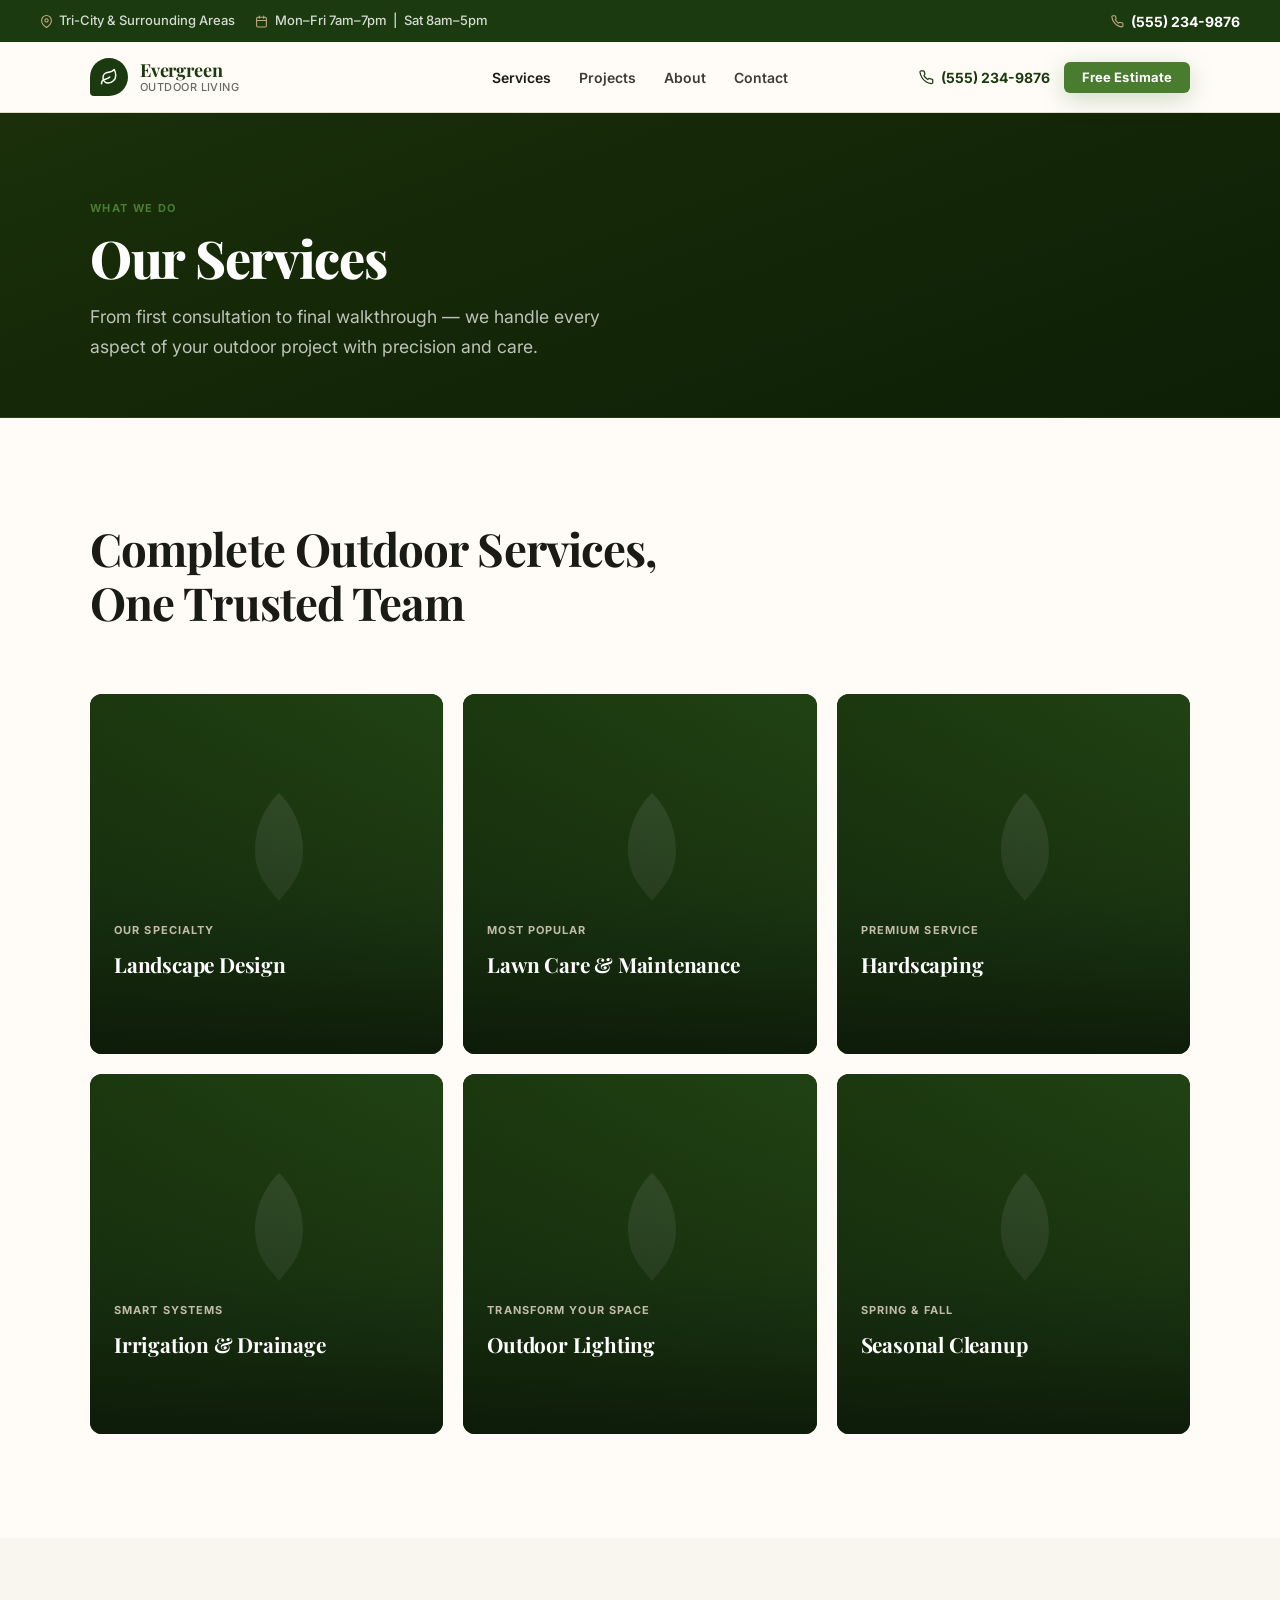
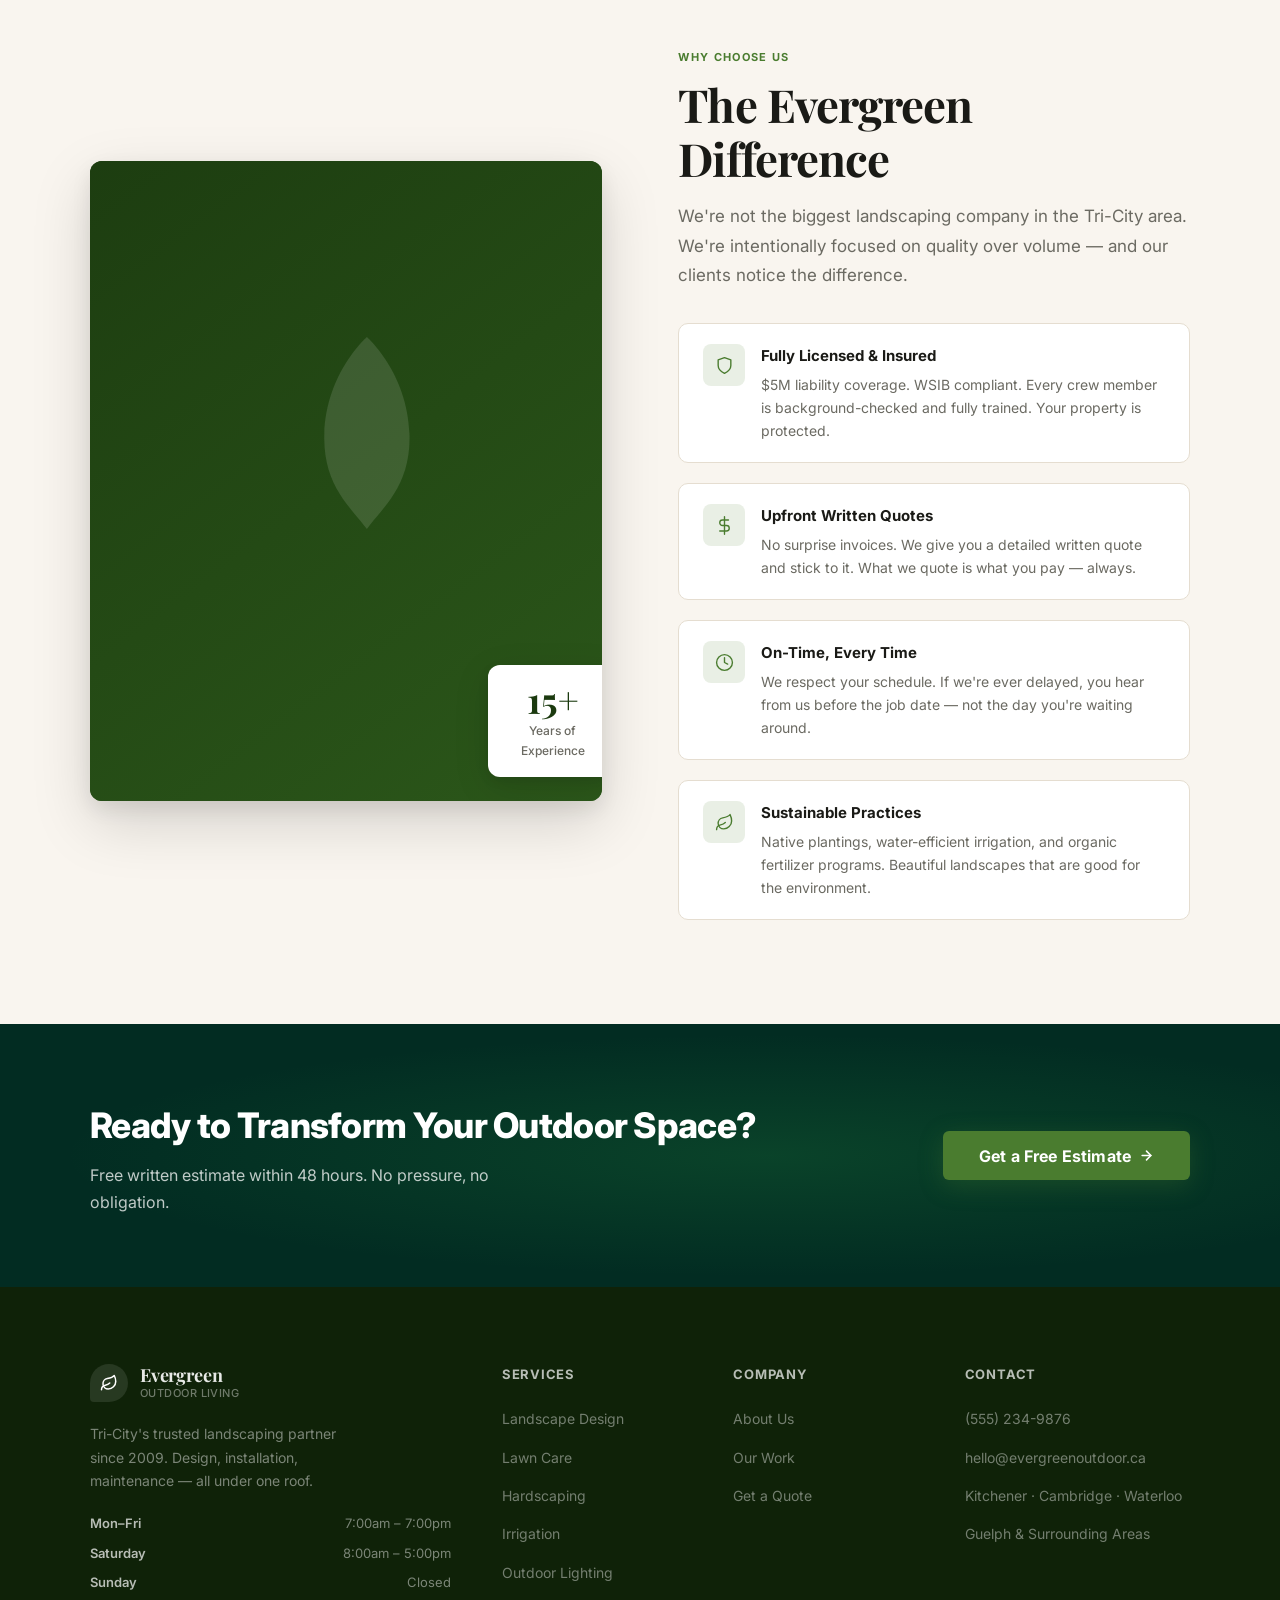
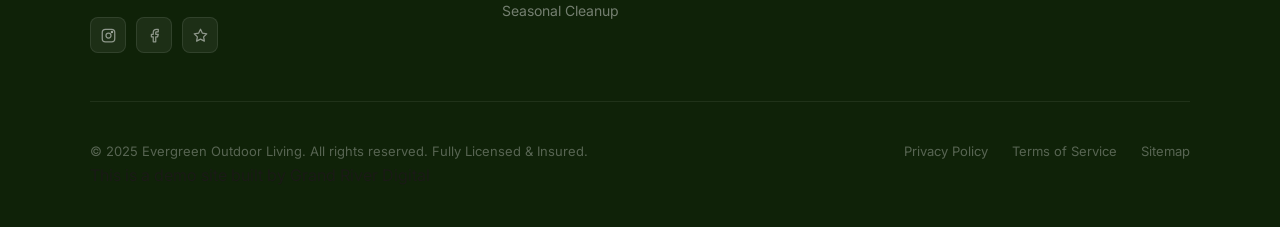
<file: services/index.html>
<!DOCTYPE html>
<html lang="en">
<head>
  <meta charset="UTF-8" />
  <meta name="viewport" content="width=device-width, initial-scale=1.0" />
  <meta name="theme-color" content="#1B3A0F" />
  <title>Our Services | Evergreen Outdoor Living</title>
  <meta name="description" content="Professional landscaping services across the Tri-City — landscape design, lawn care, hardscaping, irrigation, outdoor lighting, and seasonal cleanup." />
  <link rel="preconnect" href="https://fonts.googleapis.com">
  <link rel="preconnect" href="https://fonts.gstatic.com" crossorigin>
  <link rel="stylesheet" href="../styles.css" />
  <script>
    var IMG_FALLBACK = 'data:image/svg+xml,%3Csvg xmlns=%22http://www.w3.org/2000/svg%22 width=%22800%22 height=%22600%22%3E%3ClinearGradient id=%22g%22 x1=%220%25%22 y1=%220%25%22 x2=%22100%25%22 y2=%22100%25%22%3E%3Cstop offset=%220%25%22 stop-color=%22%231B3A0F%22/%3E%3Cstop offset=%22100%25%22 stop-color=%22%232d5a1b%22/%3E%3C/linearGradient%3E%3Crect width=%22800%22 height=%22600%22 fill=%22url(%23g)%22/%3E%3Cpath d=%22M380 260 C380 200 420 165 420 165 C420 165 460 200 460 260 C460 305 435 325 420 345 C405 325 380 305 380 260Z%22 fill=%22rgba(255,255,255,0.12)%22/%3E%3C/svg%3E';
    function imgFallback(img) {
      img.onerror = null; img.src = IMG_FALLBACK; img.style.objectFit = 'cover';
      var p = img.parentElement;
      if (p) p.style.background = 'linear-gradient(135deg,#1B3A0F 0%,#2d5a1b 100%)';
    }
  </script>
</head>
<body>
<!-- TOPBAR -->
<div id="topbar">
  <div class="topbar-left">
    <div class="topbar-item">
      <svg width="13" height="13" viewBox="0 0 24 24" fill="none" stroke="currentColor" stroke-width="2" stroke-linecap="round" stroke-linejoin="round" aria-hidden="true"><path d="M21 10c0 7-9 13-9 13s-9-6-9-13a9 9 0 0 1 18 0z"/><circle cx="12" cy="10" r="3"/></svg>
      Tri-City &amp; Surrounding Areas
    </div>
    <div class="topbar-item">
      <svg width="13" height="13" viewBox="0 0 24 24" fill="none" stroke="currentColor" stroke-width="2" stroke-linecap="round" stroke-linejoin="round" aria-hidden="true"><rect x="3" y="4" width="18" height="18" rx="2"/><line x1="16" y1="2" x2="16" y2="6"/><line x1="8" y1="2" x2="8" y2="6"/><line x1="3" y1="10" x2="21" y2="10"/></svg>
      Mon–Fri 7am–7pm &nbsp;|&nbsp; Sat 8am–5pm
    </div>
  </div>
  <a href="tel:5552349876" class="topbar-phone">
    <svg width="13" height="13" viewBox="0 0 24 24" fill="none" stroke="currentColor" stroke-width="2" stroke-linecap="round" stroke-linejoin="round" aria-hidden="true"><path d="M22 16.92v3a2 2 0 0 1-2.18 2 19.79 19.79 0 0 1-8.63-3.07A19.5 19.5 0 0 1 4.69 12 19.79 19.79 0 0 1 1.61 3.44 2 2 0 0 1 3.6 1.27h3a2 2 0 0 1 2 1.72 12.84 12.84 0 0 0 .7 2.81 2 2 0 0 1-.45 2.11L7.91 8.94a16 16 0 0 0 6.16 6.16l.94-.94a2 2 0 0 1 2.11-.45 12.84 12.84 0 0 0 2.81.7A2 2 0 0 1 22 16.92z"/></svg>
    (555) 234-9876
  </a>
</div>
<!-- HEADER -->
<header id="hdr">
  <div class="wrap hdr-inner">
    <a href="../" class="logo" aria-label="Evergreen Outdoor Living — home">
      <div class="logo-leaf" aria-hidden="true"><svg width="18" height="18" viewBox="0 0 24 24" fill="none" stroke="currentColor" stroke-width="2" stroke-linecap="round" stroke-linejoin="round" aria-hidden="true"><path d="M11 20A7 7 0 0 1 9.8 6.1C15.5 5 17 4.48 19 2c1 2 2 4.18 2 8 0 5.5-4.78 10-10 10z"/><path d="M2 21c0-3 1.85-5.36 5.08-6C9.5 14.52 12 13 13 12"/></svg></div>
      <div class="logo-text">Evergreen<span>Outdoor Living</span></div>
    </a>
    <nav class="desktop-nav" aria-label="Main navigation">
      <a href="../services/" class="active">Services</a>
      <a href="../projects/">Projects</a>
      <a href="../about/">About</a>
      <a href="../contact/">Contact</a>
    </nav>
    <div class="hdr-right">
      <a href="tel:5552349876" class="hdr-phone" aria-label="Call us"><svg width="15" height="15" viewBox="0 0 24 24" fill="none" stroke="currentColor" stroke-width="2" stroke-linecap="round" stroke-linejoin="round" aria-hidden="true"><path d="M22 16.92v3a2 2 0 0 1-2.18 2 19.79 19.79 0 0 1-8.63-3.07A19.5 19.5 0 0 1 4.69 12 19.79 19.79 0 0 1 1.61 3.44 2 2 0 0 1 3.6 1.27h3a2 2 0 0 1 2 1.72 12.84 12.84 0 0 0 .7 2.81 2 2 0 0 1-.45 2.11L7.91 8.94a16 16 0 0 0 6.16 6.16l.94-.94a2 2 0 0 1 2.11-.45 12.84 12.84 0 0 0 2.81.7A2 2 0 0 1 22 16.92z"/></svg>(555) 234-9876</a>
      <a href="../contact/" class="btn btn-primary btn-sm">Free Estimate</a>
      <button class="hamburger" id="hamburger" aria-label="Toggle menu" aria-expanded="false">
        <span></span><span></span><span></span>
      </button>
    </div>
  </div>
</header>

<!-- MOBILE NAV -->
<div id="mobile-nav" role="dialog" aria-modal="true" aria-label="Mobile navigation">
  <nav>
    <a href="../services/" class="mobile-link" class="active">Services</a>
    <a href="../projects/" class="mobile-link">Projects</a>
    <a href="../about/" class="mobile-link">About</a>
    <a href="../contact/" class="mobile-link">Contact</a>
  </nav>
  <div class="mobile-nav-cta">
    <a href="tel:5552349876" class="btn btn-outline-dk btn-lg" style="justify-content:center">
      <svg width="17" height="17" viewBox="0 0 24 24" fill="none" stroke="currentColor" stroke-width="2" stroke-linecap="round" stroke-linejoin="round" aria-hidden="true"><path d="M22 16.92v3a2 2 0 0 1-2.18 2 19.79 19.79 0 0 1-8.63-3.07A19.5 19.5 0 0 1 4.69 12 19.79 19.79 0 0 1 1.61 3.44 2 2 0 0 1 3.6 1.27h3a2 2 0 0 1 2 1.72 12.84 12.84 0 0 0 .7 2.81 2 2 0 0 1-.45 2.11L7.91 8.94a16 16 0 0 0 6.16 6.16l.94-.94a2 2 0 0 1 2.11-.45 12.84 12.84 0 0 0 2.81.7A2 2 0 0 1 22 16.92z"/></svg>
      (555) 234-9876
    </a>
    <a href="../contact/" class="btn btn-primary btn-lg" style="justify-content:center">Get Free Estimate</a>
  </div>
</div>
<!-- PAGE HERO -->
<section class="page-hero" aria-label="Our Services">
  <div class="wrap">
    <div class="eyebrow sr">What We Do</div>
    <h1 class="page-hero__title sr">Our Services</h1>
    <p class="page-hero__sub sr d1">From first consultation to final walkthrough — we handle every aspect of your outdoor project with precision and care.</p>
  </div>
</section>
<section aria-labelledby="svc-title">
  <div class="wrap">
    <div class="section-head"><h2 class="section-title sr d1" id="svc-title">Complete Outdoor Services,<br>One Trusted Team</h2></div><div class="services-grid">

      <div class="service-card sr d1">
        <img src="https://images.pexels.com/photos/4503263/pexels-photo-4503263.jpeg?auto=compress&cs=tinysrgb&w=800&h=534&dpr=1" alt="Landscape design — hands preparing garden soil for planting" loading="lazy" onerror="imgFallback(this)">
        <div class="service-body">
          <div class="service-tag">Our Specialty</div>
          <h3>Landscape Design</h3>
          <p class="service-desc">Custom-designed outdoor spaces tailored to your home, lifestyle, and budget. 3D design previews available before any ground is broken.</p>
          <a href="../services/" class="service-arrow">Learn more <svg width="15" height="15" viewBox="0 0 24 24" fill="none" stroke="currentColor" stroke-width="2.5" stroke-linecap="round" stroke-linejoin="round"><line x1="5" y1="12" x2="19" y2="12"/><polyline points="12 5 19 12 12 19"/></svg></a>
        </div>
      </div>
      <div class="service-card sr d2">
        <img src="https://images.pexels.com/photos/1453499/pexels-photo-1453499.jpeg?auto=compress&cs=tinysrgb&w=800&h=534&dpr=1" alt="Lawn care — professional maintaining a residential backyard lawn" loading="lazy" onerror="imgFallback(this)">
        <div class="service-body">
          <div class="service-tag">Most Popular</div>
          <h3>Lawn Care &amp; Maintenance</h3>
          <p class="service-desc">Weekly, biweekly, or seasonal programs. Mowing, edging, fertilizing, aeration, and overseeding for a lush, healthy lawn year-round.</p>
          <a href="../services/" class="service-arrow">Learn more <svg width="15" height="15" viewBox="0 0 24 24" fill="none" stroke="currentColor" stroke-width="2.5" stroke-linecap="round" stroke-linejoin="round"><line x1="5" y1="12" x2="19" y2="12"/><polyline points="12 5 19 12 12 19"/></svg></a>
        </div>
      </div>
      <div class="service-card sr d3">
        <img src="https://images.pexels.com/photos/296230/pexels-photo-296230.jpeg?auto=compress&cs=tinysrgb&w=800&h=534&dpr=1" alt="Hardscaping installation — ground preparation for patio and stonework" loading="lazy" onerror="imgFallback(this)">
        <div class="service-body">
          <div class="service-tag">Premium Service</div>
          <h3>Hardscaping</h3>
          <p class="service-desc">Patios, walkways, retaining walls, and driveways using natural stone, interlocking brick, and concrete. Built to last decades.</p>
          <a href="../services/" class="service-arrow">Learn more <svg width="15" height="15" viewBox="0 0 24 24" fill="none" stroke="currentColor" stroke-width="2.5" stroke-linecap="round" stroke-linejoin="round"><line x1="5" y1="12" x2="19" y2="12"/><polyline points="12 5 19 12 12 19"/></svg></a>
        </div>
      </div>
      <div class="service-card sr d4">
        <img src="https://images.pexels.com/photos/4503268/pexels-photo-4503268.jpeg?auto=compress&cs=tinysrgb&w=800&h=534&dpr=1" alt="Irrigation — watering garden plants and maintaining healthy growth" loading="lazy" onerror="imgFallback(this)">
        <div class="service-body">
          <div class="service-tag">Smart Systems</div>
          <h3>Irrigation &amp; Drainage</h3>
          <p class="service-desc">Automatic irrigation systems, drip lines, catch basins, and French drains. Protect your investment and reduce water bills.</p>
          <a href="../services/" class="service-arrow">Learn more <svg width="15" height="15" viewBox="0 0 24 24" fill="none" stroke="currentColor" stroke-width="2.5" stroke-linecap="round" stroke-linejoin="round"><line x1="5" y1="12" x2="19" y2="12"/><polyline points="12 5 19 12 12 19"/></svg></a>
        </div>
      </div>
      <div class="service-card sr d5">
        <img src="https://images.pexels.com/photos/1379636/pexels-photo-1379636.jpeg?auto=compress&cs=tinysrgb&w=800&h=534&dpr=1" alt="Outdoor garden with autumn foliage — seasonal outdoor living space" loading="lazy" onerror="imgFallback(this)">
        <div class="service-body">
          <div class="service-tag">Transform Your Space</div>
          <h3>Outdoor Lighting</h3>
          <p class="service-desc">Architectural uplighting, pathway lights, deck and pergola lighting. Adds ambiance, security, and curb appeal after dark.</p>
          <a href="../services/" class="service-arrow">Learn more <svg width="15" height="15" viewBox="0 0 24 24" fill="none" stroke="currentColor" stroke-width="2.5" stroke-linecap="round" stroke-linejoin="round"><line x1="5" y1="12" x2="19" y2="12"/><polyline points="12 5 19 12 12 19"/></svg></a>
        </div>
      </div>
      <div class="service-card sr d4">
        <img src="https://images.pexels.com/photos/4503275/pexels-photo-4503275.jpeg?auto=compress&cs=tinysrgb&w=800&h=534&dpr=1" alt="Seasonal cleanup — precision pruning and plant trimming" loading="lazy" onerror="imgFallback(this)">
        <div class="service-body">
          <div class="service-tag">Spring &amp; Fall</div>
          <h3>Seasonal Cleanup</h3>
          <p class="service-desc">Spring cleanups, fall leaf removal, pruning, mulching, and winter prep. We keep your property looking its best in every season.</p>
          <a href="../services/" class="service-arrow">Learn more <svg width="15" height="15" viewBox="0 0 24 24" fill="none" stroke="currentColor" stroke-width="2.5" stroke-linecap="round" stroke-linejoin="round"><line x1="5" y1="12" x2="19" y2="12"/><polyline points="12 5 19 12 12 19"/></svg></a>
        </div>
      </div>
    </div>
  </div>
</section>
<!-- WHY CHOOSE US -->
<section id="why-us" aria-labelledby="why-title">
  <div class="wrap">
    <div class="why-grid">
      <div class="why-img sr">
        <img src="https://images.pexels.com/photos/4503272/pexels-photo-4503272.jpeg?auto=compress&cs=tinysrgb&w=700&h=900&dpr=1"
             alt="Professional landscaper with tools ready for outdoor work" loading="lazy" onerror="imgFallback(this)">
        <div class="why-img-badge"><div class="big">15+</div><div class="sm">Years of<br>Experience</div></div>
      </div>
      <div>
        <div class="eyebrow sr">Why Choose Us</div>
        <h2 class="section-title sr d1" id="why-title">The Evergreen Difference</h2>
        <p class="section-sub sr d2" style="margin-bottom:0">
          We're not the biggest landscaping company in the Tri-City area. We're intentionally focused on quality over volume — and our clients notice the difference.
        </p>
        <div class="why-benefits">
          <div class="why-benefit sr d1">
            <div class="why-benefit-icon" aria-hidden="true"><svg width="19" height="19" viewBox="0 0 24 24" fill="none" stroke="currentColor" stroke-width="1.75" stroke-linecap="round" stroke-linejoin="round"><path d="M12 22s8-4 8-10V5l-8-3-8 3v7c0 6 8 10 8 10z"/></svg></div>
            <div><h4>Fully Licensed &amp; Insured</h4><p>$5M liability coverage. WSIB compliant. Every crew member is background-checked and fully trained. Your property is protected.</p></div>
          </div>
          <div class="why-benefit sr d2">
            <div class="why-benefit-icon" aria-hidden="true"><svg width="19" height="19" viewBox="0 0 24 24" fill="none" stroke="currentColor" stroke-width="1.75" stroke-linecap="round" stroke-linejoin="round"><line x1="12" y1="1" x2="12" y2="23"/><path d="M17 5H9.5a3.5 3.5 0 0 0 0 7h5a3.5 3.5 0 0 1 0 7H6"/></svg></div>
            <div><h4>Upfront Written Quotes</h4><p>No surprise invoices. We give you a detailed written quote and stick to it. What we quote is what you pay — always.</p></div>
          </div>
          <div class="why-benefit sr d3">
            <div class="why-benefit-icon" aria-hidden="true"><svg width="19" height="19" viewBox="0 0 24 24" fill="none" stroke="currentColor" stroke-width="1.75" stroke-linecap="round" stroke-linejoin="round"><circle cx="12" cy="12" r="10"/><polyline points="12 6 12 12 16 14"/></svg></div>
            <div><h4>On-Time, Every Time</h4><p>We respect your schedule. If we're ever delayed, you hear from us before the job date — not the day you're waiting around.</p></div>
          </div>
          <div class="why-benefit sr d4">
            <div class="why-benefit-icon" aria-hidden="true"><svg width="19" height="19" viewBox="0 0 24 24" fill="none" stroke="currentColor" stroke-width="1.75" stroke-linecap="round" stroke-linejoin="round"><path d="M11 20A7 7 0 0 1 9.8 6.1C15.5 5 17 4.48 19 2c1 2 2 4.18 2 8 0 5.5-4.78 10-10 10z"/><path d="M2 21c0-3 1.85-5.36 5.08-6C9.5 14.52 12 13 13 12"/></svg></div>
            <div><h4>Sustainable Practices</h4><p>Native plantings, water-efficient irrigation, and organic fertilizer programs. Beautiful landscapes that are good for the environment.</p></div>
          </div>
        </div>
      </div>
    </div>
  </div>
</section>
<!-- CTA BAND -->
<section class="cta-band" aria-labelledby="cta-heading">
  <div class="wrap cta-band__inner">
    <div class="cta-band__copy">
      <h2 id="cta-heading">Ready to Transform Your Outdoor Space?</h2>
      <p>Free written estimate within 48 hours. No pressure, no obligation.</p>
    </div>
    <a href="../contact/" class="btn btn-primary btn-lg">Get a Free Estimate <svg width="15" height="15" viewBox="0 0 24 24" fill="none" stroke="currentColor" stroke-width="2.5" stroke-linecap="round" stroke-linejoin="round"><line x1="5" y1="12" x2="19" y2="12"/><polyline points="12 5 19 12 12 19"/></svg></a>
  </div>
</section>
<!-- FOOTER -->
<footer aria-label="Site footer">
  <div class="wrap">
    <div class="footer-grid">
      <div class="footer-brand">
        <a href="../" class="logo" aria-label="Evergreen Outdoor Living home">
          <div class="logo-leaf" aria-hidden="true"><svg width="18" height="18" viewBox="0 0 24 24" fill="none" stroke="currentColor" stroke-width="2" stroke-linecap="round" stroke-linejoin="round" aria-hidden="true"><path d="M11 20A7 7 0 0 1 9.8 6.1C15.5 5 17 4.48 19 2c1 2 2 4.18 2 8 0 5.5-4.78 10-10 10z"/><path d="M2 21c0-3 1.85-5.36 5.08-6C9.5 14.52 12 13 13 12"/></svg></div>
          <div class="logo-text">Evergreen<span>Outdoor Living</span></div>
        </a>
        <p>Tri-City's trusted landscaping partner since 2009. Design, installation, maintenance — all under one roof.</p>
        <div class="footer-hours">
          <div class="footer-hour"><strong>Mon–Fri</strong><span>7:00am – 7:00pm</span></div>
          <div class="footer-hour"><strong>Saturday</strong><span>8:00am – 5:00pm</span></div>
          <div class="footer-hour"><strong>Sunday</strong><span>Closed</span></div>
        </div>
        <div class="footer-socials" aria-label="Social media">
          <a href="#" class="footer-soc" aria-label="Instagram"><svg width="15" height="15" viewBox="0 0 24 24" fill="none" stroke="currentColor" stroke-width="2" stroke-linecap="round" stroke-linejoin="round"><rect x="2" y="2" width="20" height="20" rx="5"/><circle cx="12" cy="12" r="4"/><circle cx="17.5" cy="6.5" r="1" fill="currentColor"/></svg></a>
          <a href="#" class="footer-soc" aria-label="Facebook"><svg width="15" height="15" viewBox="0 0 24 24" fill="none" stroke="currentColor" stroke-width="2" stroke-linecap="round" stroke-linejoin="round"><path d="M18 2h-3a5 5 0 0 0-5 5v3H7v4h3v8h4v-8h3l1-4h-4V7a1 1 0 0 1 1-1h3z"/></svg></a>
          <a href="#" class="footer-soc" aria-label="Google Reviews"><svg width="15" height="15" viewBox="0 0 24 24" fill="none" stroke="currentColor" stroke-width="2" stroke-linecap="round" stroke-linejoin="round"><polygon points="12 2 15.09 8.26 22 9.27 17 14.14 18.18 21.02 12 17.77 5.82 21.02 7 14.14 2 9.27 8.91 8.26 12 2"/></svg></a>
        </div>
      </div>
      <div class="footer-col">
        <h5>Services</h5>
        <ul>
          <li><a href="../services/">Landscape Design</a></li>
          <li><a href="../services/">Lawn Care</a></li>
          <li><a href="../services/">Hardscaping</a></li>
          <li><a href="../services/">Irrigation</a></li>
          <li><a href="../services/">Outdoor Lighting</a></li>
          <li><a href="../services/">Seasonal Cleanup</a></li>
        </ul>
      </div>
      <div class="footer-col">
        <h5>Company</h5>
        <ul>
          <li><a href="../about/">About Us</a></li>
          <li><a href="../projects/">Our Work</a></li>
          <li><a href="../contact/">Get a Quote</a></li>
        </ul>
      </div>
      <div class="footer-col">
        <h5>Contact</h5>
        <ul>
          <li><a href="tel:5552349876">(555) 234-9876</a></li>
          <li><a href="mailto:hello@evergreenoutdoor.ca">hello@evergreenoutdoor.ca</a></li>
          <li><a href="../contact/">Kitchener · Cambridge · Waterloo</a></li>
          <li><a href="../contact/">Guelph &amp; Surrounding Areas</a></li>
        </ul>
      </div>
    </div>
    <div class="footer-bottom">
      <p class="footer-copy">© 2025 Evergreen Outdoor Living. All rights reserved. Fully Licensed &amp; Insured.</p>
      <div class="footer-legal">
        <a href="#">Privacy Policy</a>
        <a href="#">Terms of Service</a>
        <a href="#">Sitemap</a>
      </div>
    </div>
    <div class="grd-banner">This is a demo site built by <a href="https://grandriverdigital.ca" target="_blank" rel="noopener">Grand River Digital</a></div>
  </div>
</footer>
<!-- MOBILE BAR -->
<div id="mob-bar" role="navigation" aria-label="Quick contact">
  <a href="tel:5552349876" class="btn btn-primary">
    <svg width="16" height="16" viewBox="0 0 24 24" fill="none" stroke="currentColor" stroke-width="2.2" stroke-linecap="round" stroke-linejoin="round" aria-hidden="true"><path d="M22 16.92v3a2 2 0 0 1-2.18 2 19.79 19.79 0 0 1-8.63-3.07A19.5 19.5 0 0 1 4.69 12 19.79 19.79 0 0 1 1.61 3.44 2 2 0 0 1 3.6 1.27h3a2 2 0 0 1 2 1.72 12.84 12.84 0 0 0 .7 2.81 2 2 0 0 1-.45 2.11L7.91 8.94a16 16 0 0 0 6.16 6.16l.94-.94a2 2 0 0 1 2.11-.45 12.84 12.84 0 0 0 2.81.7A2 2 0 0 1 22 16.92z"/></svg>
    Call Now
  </a>
  <a href="../contact/" class="btn btn-outline-dk">Free Estimate</a>
</div>
<script src="../script.js"></script>
</body>
</html>
</file>
<file: styles.css>
/* =============================================
   EVERGREEN OUTDOOR LIVING — styles.css
   Palette: Warm off-white · Forest green · Stone
   Fonts: Playfair Display (display) + Inter (body)
   ============================================= */

/* ── Google Fonts ── */
@import url('https://fonts.googleapis.com/css2?family=Playfair+Display:wght@400;600;700;900&family=Inter:wght@400;500;600;700&display=swap');

/* ── Tokens ── */
:root {
  --forest:     #1B3A0F;
  --forest-dk:  #0F2208;
  --forest-md:  #254F14;
  --sage:       #4A7C2F;
  --sage-lt:    #6FAA45;
  --sage-gl:    rgba(74,124,47,.12);
  --stone:      #C4A882;
  --stone-lt:   #EDE0CE;
  --stone-gl:   rgba(196,168,130,.2);
  --bark:       #5C4832;
  --warm:       #F9F5EF;
  --warm-dk:    #F1EAE0;
  --cream:      #FFFCF8;
  --text:       #1A1A16;
  --text-md:    #3D3D35;
  --text-lt:    #6B6A62;
  --text-xs:    #9A9A90;
  --border:     #E5DDD0;
  --border-lt:  #F0EAE0;

  --sh-sm:  0 1px 4px rgba(0,0,0,.07), 0 2px 8px rgba(0,0,0,.05);
  --sh-md:  0 4px 18px rgba(0,0,0,.09), 0 2px 6px rgba(0,0,0,.05);
  --sh-lg:  0 10px 36px rgba(0,0,0,.12), 0 4px 12px rgba(0,0,0,.07);
  --sh-xl:  0 22px 60px rgba(0,0,0,.15), 0 8px 20px rgba(0,0,0,.08);
  --sh-s:   0 6px 24px rgba(74,124,47,.28);
  --sh-s-lg:0 14px 40px rgba(74,124,47,.34);

  --ease:    cubic-bezier(.22,1,.36,1);
  --ease-io: cubic-bezier(.37,0,.63,1);

  --max: 1180px;
  --pad: clamp(1.25rem, 5vw, 2.5rem);
  --r: 6px;

  --fd: 'Playfair Display', Georgia, 'Times New Roman', serif;
  --fb: 'Inter', system-ui, -apple-system, sans-serif;
}

/* ── Reset ── */
*, *::before, *::after { box-sizing: border-box; margin: 0; padding: 0; }
html {
  scroll-behavior: smooth;
  -webkit-text-size-adjust: 100%;
  font-size: 16px;
  /* Compensate for sticky header (70px) + topbar (~41px) so anchor links land correctly */
  scroll-padding-top: calc(70px + 41px + 12px);
}
body {
  font-family: var(--fb);
  color: var(--text);
  background: var(--cream);
  -webkit-font-smoothing: antialiased;
  overflow-x: hidden;
  line-height: 1.65;
}
img { display: block; max-width: 100%; height: auto; }
a { color: inherit; text-decoration: none; }
ul { list-style: none; }
button { font-family: inherit; cursor: pointer; border: none; background: none; }
input, select, textarea { font-family: inherit; font-size: inherit; }

.wrap {
  width: 100%;
  max-width: var(--max);
  margin-inline: auto;
  padding-inline: var(--pad);
}

/* ── Scroll Reveal ── */
.sr {
  opacity: 0;
  transform: translateY(26px);
  transition: opacity .65s var(--ease), transform .65s var(--ease);
}
.sr.up { opacity: 1; transform: none; }
.sr.d1 { transition-delay: .08s; }
.sr.d2 { transition-delay: .16s; }
.sr.d3 { transition-delay: .24s; }
.sr.d4 { transition-delay: .32s; }
.sr.d5 { transition-delay: .40s; }
.sr.slide-r {
  opacity: 0;
  transform: translateX(32px);
  transition: opacity .65s var(--ease), transform .65s var(--ease);
}
.sr.slide-r.up { opacity: 1; transform: none; }

@media (prefers-reduced-motion: reduce) {
  .sr, .sr.slide-r { opacity: 1; transform: none; transition: none; }
  * { transition-duration: .01ms !important; animation-duration: .01ms !important; }
}

/* ── Buttons ── */
.btn {
  display: inline-flex;
  align-items: center;
  gap: .5rem;
  padding: .875rem 1.875rem;
  border-radius: var(--r);
  font-size: .9375rem;
  font-weight: 700;
  letter-spacing: .01em;
  line-height: 1;
  white-space: nowrap;
  cursor: pointer;
  transition: transform .22s var(--ease), box-shadow .22s var(--ease), background .15s, color .15s, border-color .15s;
  -webkit-tap-highlight-color: transparent;
}
.btn:focus-visible { outline: 2.5px solid var(--sage); outline-offset: 3px; }
.btn:active { transform: scale(.967) !important; }

.btn-primary {
  background: var(--sage);
  color: #fff;
  box-shadow: var(--sh-s);
}
.btn-primary:hover {
  background: var(--forest-md);
  box-shadow: var(--sh-s-lg);
}
.btn-outline {
  background: transparent;
  color: #fff;
  border: 2px solid rgba(255,255,255,.6);
}
.btn-outline:hover {
  background: rgba(255,255,255,.12);
  border-color: #fff;
  box-shadow: 0 6px 20px rgba(0,0,0,.18);
}
.btn-outline-dk {
  background: transparent;
  color: var(--sage);
  border: 2px solid var(--sage);
}
.btn-outline-dk:hover {
  background: var(--sage-gl);
  box-shadow: var(--sh-sm);
}
.btn-stone {
  background: var(--stone);
  color: #fff;
  box-shadow: 0 6px 22px rgba(196,168,130,.35);
}
.btn-stone:hover {
  background: var(--bark);
  box-shadow: 0 10px 30px rgba(196,168,130,.45);
}
.btn-lg { padding: 1.05rem 2.25rem; font-size: 1rem; }
.btn-sm { padding: .55rem 1.1rem; font-size: .8125rem; }

/* ── Section shared ── */
section { padding: clamp(4rem, 9vw, 6.5rem) 0; }

.eyebrow {
  display: inline-block;
  font-size: .6875rem;
  font-weight: 700;
  letter-spacing: .12em;
  text-transform: uppercase;
  color: var(--sage);
  margin-bottom: .75rem;
}
.eyebrow.lt { color: var(--stone); }
.eyebrow.lt2 { color: var(--stone-lt); }

.section-title {
  font-family: var(--fd);
  font-size: clamp(1.85rem, 4.5vw, 2.85rem);
  font-weight: 700;
  color: var(--text);
  line-height: 1.18;
  letter-spacing: -.02em;
  margin-bottom: 1rem;
}
.section-title.lt { color: #fff; }
.section-title.center { text-align: center; }

.section-sub {
  font-size: 1.0625rem;
  color: var(--text-lt);
  line-height: 1.75;
  max-width: 540px;
}
.section-sub.cx { margin-inline: auto; text-align: center; }
.section-sub.lt { color: rgba(255,255,255,.72); }

.section-head { margin-bottom: clamp(2.5rem, 5vw, 4rem); }

/* ── TOP BAR ── */
#topbar {
  background: var(--forest);
  color: rgba(255,255,255,.82);
  font-size: .8125rem;
  font-weight: 500;
  padding: .6rem var(--pad);
  display: flex;
  align-items: center;
  justify-content: space-between;
  gap: 1rem;
  flex-wrap: wrap;
}
.topbar-left {
  display: flex;
  align-items: center;
  gap: 1.25rem;
  flex-wrap: wrap;
}
.topbar-item {
  display: flex;
  align-items: center;
  gap: .4rem;
}
.topbar-item svg { color: var(--stone); flex-shrink: 0; }
.topbar-phone {
  display: flex;
  align-items: center;
  gap: .45rem;
  font-weight: 700;
  color: #fff;
  font-size: .875rem;
  transition: color .15s;
}
.topbar-phone:hover { color: var(--stone-lt); }
.topbar-phone svg { color: var(--stone); }

/* ── HEADER ── */
#hdr {
  position: sticky;
  top: 0;
  z-index: 300;
  background: rgba(255, 252, 248, .97);
  backdrop-filter: blur(16px);
  -webkit-backdrop-filter: blur(16px);
  border-bottom: 1px solid var(--border);
  transition: box-shadow .3s, background .3s;
}
#hdr.scrolled {
  box-shadow: 0 2px 20px rgba(0,0,0,.1);
  background: rgba(255,252,248,.99);
}
.hdr-inner {
  display: flex; /* mobile default: flex with space-between */
  align-items: center;
  justify-content: space-between;
  height: 70px;
  gap: 1.5rem;
}
@media (min-width: 821px) {
  /* CSS Grid: 1fr auto 1fr — logo left, nav perfectly centered, CTA right.
     Works regardless of logo/CTA width asymmetry. */
  .hdr-inner {
    display: grid;
    grid-template-columns: 1fr auto 1fr;
    justify-content: normal;
    gap: 0;
  }
  .hdr-inner > .logo    { grid-column: 1; justify-self: start; }
  .hdr-inner > .desktop-nav { grid-column: 2; }
  .hdr-inner > .hdr-right   { grid-column: 3; justify-self: end; }
}
.logo {
  display: flex;
  align-items: center;
  gap: .75rem;
  flex-shrink: 0;
  text-decoration: none;
}
.logo-leaf {
  width: 38px;
  height: 38px;
  background: var(--forest);
  border-radius: 50% 50% 50% 4px;
  display: flex;
  align-items: center;
  justify-content: center;
  flex-shrink: 0;
}
.logo-leaf svg { color: #fff; }
.logo-text {
  font-family: var(--fd);
  font-size: 1.125rem;
  font-weight: 700;
  color: var(--forest);
  line-height: 1.2;
  letter-spacing: -.01em;
}
.logo-text span {
  display: block;
  font-family: var(--fb);
  font-size: .6875rem;
  font-weight: 500;
  color: var(--text-lt);
  letter-spacing: .04em;
  text-transform: uppercase;
}

nav.desktop-nav {
  display: flex;
  align-items: center;
  gap: .25rem;
}
nav.desktop-nav a {
  font-size: .875rem;
  font-weight: 600;
  color: var(--text-md);
  padding: .5rem .75rem;
  border-radius: var(--r);
  transition: color .15s, background .15s;
}
nav.desktop-nav a:hover {
  color: var(--sage);
  background: var(--sage-gl);
}

.hdr-right {
  display: flex;
  align-items: center;
  gap: .875rem;
  flex-shrink: 0;
}
.hdr-phone {
  font-size: .875rem;
  font-weight: 700;
  color: var(--forest);
  display: flex;
  align-items: center;
  gap: .45rem;
  transition: color .15s;
}
.hdr-phone:hover { color: var(--sage); }

/* Hamburger */
.hamburger {
  display: none;
  flex-direction: column;
  justify-content: center;
  gap: 5px;
  width: 36px;
  height: 36px;
  padding: 6px;
  border-radius: var(--r);
  transition: background .15s;
  cursor: pointer;
}
.hamburger:hover { background: var(--warm-dk); }
.hamburger span {
  display: block;
  height: 2px;
  background: var(--forest);
  border-radius: 2px;
  transition: transform .35s var(--ease), opacity .3s, width .3s;
}
.hamburger span:nth-child(2) { width: 75%; }
.hamburger.active span:nth-child(1) { transform: translateY(7px) rotate(45deg); }
.hamburger.active span:nth-child(2) { opacity: 0; width: 100%; }
.hamburger.active span:nth-child(3) { transform: translateY(-7px) rotate(-45deg); }

/* Mobile nav overlay */
#mobile-nav {
  display: none;
  position: fixed;
  inset: 0;
  z-index: 250;
  background: var(--cream);
  padding: 6rem var(--pad) 2rem;
  flex-direction: column;
  gap: .25rem;
  opacity: 0;
  pointer-events: none;
  transition: opacity .35s var(--ease);
}
#mobile-nav.open {
  display: flex;
  opacity: 1;
  pointer-events: all;
}
#mobile-nav a {
  font-family: var(--fd);
  font-size: 1.75rem;
  font-weight: 700;
  color: var(--forest);
  padding: .625rem 0;
  border-bottom: 1px solid var(--border-lt);
  transition: color .15s, padding-left .22s var(--ease);
}
#mobile-nav a:hover { color: var(--sage); padding-left: .5rem; }
.mobile-nav-cta {
  margin-top: 1.5rem;
  display: flex;
  flex-direction: column;
  gap: .75rem;
}

/* ── HERO ── */
#hero {
  position: relative;
  min-height: 100svh;
  min-height: 100vh;
  display: flex;
  align-items: flex-end;
  overflow: hidden;
}
.hero-bg {
  position: absolute;
  inset: 0;
}
.hero-bg img {
  width: 100%;
  height: 100%;
  object-fit: cover;
  object-position: center 60%;
  transform-origin: center;
  animation: heroKen 14s ease-in-out infinite alternate;
}
@keyframes heroKen {
  from { transform: scale(1); }
  to   { transform: scale(1.06); }
}
/* Multi-layer overlay: bottom dark + subtle vignette */
.hero-bg::after {
  content: '';
  position: absolute;
  inset: 0;
  background:
    linear-gradient(0deg,  rgba(10,20,8,.85) 0%, rgba(10,20,8,.5) 35%, rgba(10,20,8,.15) 65%, rgba(10,20,8,.05) 100%),
    radial-gradient(ellipse at center, transparent 40%, rgba(0,0,0,.3) 100%);
}
.hero-content {
  position: relative;
  z-index: 2;
  width: 100%;
  padding: 0 0 clamp(4rem, 9vw, 6rem);
}
.hero-inner {
  max-width: 740px;
}
.hero-kicker {
  display: inline-flex;
  align-items: center;
  gap: .5rem;
  background: rgba(255,255,255,.1);
  border: 1px solid rgba(255,255,255,.22);
  border-radius: 100px;
  padding: .35rem 1rem;
  font-size: .75rem;
  font-weight: 700;
  letter-spacing: .08em;
  text-transform: uppercase;
  color: rgba(255,255,255,.88);
  margin-bottom: 1.25rem;
  backdrop-filter: blur(8px);
}
.hero-kicker .dot {
  width: 6px; height: 6px;
  background: var(--stone);
  border-radius: 50%;
  animation: blink 2s ease infinite;
}
@keyframes blink {
  0%,100% { opacity: 1; }
  50%      { opacity: .35; }
}
#hero h1 {
  font-family: var(--fd);
  font-size: clamp(2.6rem, 7vw, 5rem);
  font-weight: 700;
  color: #fff;
  line-height: 1.06;
  letter-spacing: -.03em;
  margin-bottom: 1.25rem;
}
#hero h1 em {
  font-style: italic;
  color: var(--stone-lt);
}
.hero-sub {
  font-size: clamp(1rem, 2vw, 1.2rem);
  color: rgba(255,255,255,.72);
  line-height: 1.72;
  max-width: 520px;
  margin-bottom: 2.25rem;
}
.hero-ctas {
  display: flex;
  flex-wrap: wrap;
  gap: .875rem;
  margin-bottom: 2.5rem;
}
.hero-badges {
  display: flex;
  flex-wrap: wrap;
  gap: 1rem;
  padding-top: 2rem;
  border-top: 1px solid rgba(255,255,255,.12);
}
.hero-badge {
  display: flex;
  align-items: center;
  gap: .5rem;
  font-size: .8125rem;
  font-weight: 600;
  color: rgba(255,255,255,.78);
}
.badge-icon {
  width: 28px; height: 28px;
  background: rgba(255,255,255,.1);
  border-radius: 50%;
  display: flex;
  align-items: center;
  justify-content: center;
  color: var(--stone-lt);
  flex-shrink: 0;
}

/* ── STATS STRIP ── */
#stats {
  background: var(--forest);
  padding: clamp(2.25rem, 5vw, 3.25rem) 0;
}
.stats-row {
  display: grid;
  grid-template-columns: repeat(4, 1fr);
  gap: 1px;
  background: rgba(255,255,255,.08);
  border: 1px solid rgba(255,255,255,.08);
  border-radius: 10px;
  overflow: hidden;
}
.stat-cell {
  background: var(--forest);
  padding: 1.75rem 1.5rem;
  text-align: center;
  transition: background .25s;
}
.stat-cell:hover { background: var(--forest-md); }
.stat-n {
  font-family: var(--fd);
  font-size: clamp(2rem, 4.5vw, 3rem);
  font-weight: 700;
  color: #fff;
  line-height: 1;
  margin-bottom: .35rem;
}
.stat-n .accent { color: var(--stone); }
.stat-l {
  font-size: .8125rem;
  color: rgba(255,255,255,.55);
  font-weight: 500;
}

/* ── SERVICES ── */
#services { background: var(--warm); }
.services-grid {
  display: grid;
  grid-template-columns: repeat(3, 1fr);
  gap: 1.25rem;
}
/* Photo-card style */
.service-card {
  position: relative;
  border-radius: 12px;
  overflow: hidden;
  height: 360px;
  cursor: pointer;
  background: var(--forest-dk);
}
.service-card::after {
  content: '';
  position: absolute;
  inset: 0;
  background: linear-gradient(0deg, rgba(10,20,8,.88) 0%, rgba(10,20,8,.45) 45%, rgba(10,20,8,.1) 100%);
  transition: background .45s var(--ease);
  z-index: 1;
}
.service-card:hover::after {
  background: linear-gradient(0deg, rgba(10,20,8,.95) 0%, rgba(10,20,8,.65) 50%, rgba(10,20,8,.25) 100%);
}
.service-card img {
  width: 100%;
  height: 100%;
  object-fit: cover;
  transition: transform .65s var(--ease);
}
.service-card:hover img { transform: scale(1.07); }
.service-body {
  position: absolute;
  bottom: 0; left: 0; right: 0;
  z-index: 2;
  padding: 1.75rem 1.5rem;
}
.service-tag {
  font-size: .6875rem;
  font-weight: 700;
  letter-spacing: .1em;
  text-transform: uppercase;
  color: var(--stone-lt);
  margin-bottom: .5rem;
  opacity: .8;
}
.service-card h3 {
  font-family: var(--fd);
  font-size: 1.3rem;
  font-weight: 700;
  color: #fff;
  letter-spacing: -.01em;
  margin-bottom: .5rem;
}
.service-desc {
  font-size: .875rem;
  color: rgba(255,255,255,.65);
  line-height: 1.65;
  max-height: 0;
  overflow: hidden;
  transition: max-height .5s var(--ease), opacity .4s;
  opacity: 0;
}
.service-card:hover .service-desc {
  max-height: 100px;
  opacity: 1;
}
.service-arrow {
  display: inline-flex;
  align-items: center;
  gap: .4rem;
  font-size: .8125rem;
  font-weight: 700;
  color: var(--stone-lt);
  margin-top: .875rem;
  opacity: 0;
  transform: translateX(-8px);
  transition: opacity .35s, transform .35s var(--ease);
}
.service-card:hover .service-arrow {
  opacity: 1;
  transform: none;
}

/* ── PROJECTS GALLERY ── */
#projects { background: var(--cream); }
.gallery-grid {
  display: grid;
  grid-template-columns: repeat(4, 1fr);
  grid-auto-rows: 260px;
  gap: .75rem;
  border-radius: 14px;
  overflow: hidden;
}
/* Featured / big items */
.gallery-grid .featured { grid-column: span 2; grid-row: span 2; }
.gallery-grid .wide     { grid-column: span 2; }
.gallery-item {
  position: relative;
  overflow: hidden;
  background: var(--warm-dk);
  cursor: pointer;
}
.gallery-item img {
  width: 100%;
  height: 100%;
  object-fit: cover;
  transition: transform .6s var(--ease), filter .3s;
  filter: brightness(.9) saturate(1.05);
}
.gallery-item:hover img {
  transform: scale(1.06);
  filter: brightness(1) saturate(1.1);
}
.gallery-overlay {
  position: absolute;
  inset: 0;
  background: linear-gradient(0deg, rgba(10,20,8,.72) 0%, transparent 55%);
  opacity: 0;
  transition: opacity .35s;
  display: flex;
  align-items: flex-end;
  padding: 1.25rem;
}
.gallery-item:hover .gallery-overlay { opacity: 1; }
.gallery-label {
  font-size: .8125rem;
  font-weight: 700;
  color: #fff;
  background: rgba(27,58,15,.7);
  border-radius: 100px;
  padding: .3rem .875rem;
  backdrop-filter: blur(4px);
}
.gallery-zoom {
  position: absolute;
  top: 1rem; right: 1rem;
  width: 34px; height: 34px;
  background: rgba(255,255,255,.15);
  border-radius: 50%;
  backdrop-filter: blur(8px);
  display: flex;
  align-items: center;
  justify-content: center;
  color: #fff;
  opacity: 0;
  transform: scale(.7);
  transition: opacity .3s, transform .3s var(--ease);
}
.gallery-item:hover .gallery-zoom {
  opacity: 1;
  transform: scale(1);
}
.gallery-cta {
  text-align: center;
  margin-top: 2.5rem;
}

/* ── LIGHTBOX ── */
#lightbox {
  display: none;
  position: fixed;
  inset: 0;
  z-index: 900;
  background: rgba(0,0,0,.94);
  align-items: center;
  justify-content: center;
  padding: 1.5rem;
  backdrop-filter: blur(10px);
  -webkit-backdrop-filter: blur(10px);
}
#lightbox.open { display: flex; }
#lightbox img {
  max-width: 90vw;
  max-height: 88vh;
  object-fit: contain;
  border-radius: 8px;
  box-shadow: 0 30px 80px rgba(0,0,0,.5);
}
.lb-close {
  position: absolute;
  top: 1.25rem; right: 1.25rem;
  width: 44px; height: 44px;
  background: rgba(255,255,255,.1);
  border-radius: 50%;
  display: flex;
  align-items: center;
  justify-content: center;
  color: #fff;
  cursor: pointer;
  font-size: 1.5rem;
  line-height: 1;
  transition: background .2s, transform .2s;
}
.lb-close:hover { background: rgba(255,255,255,.22); transform: scale(1.08); }
.lb-nav {
  position: absolute;
  top: 50%;
  transform: translateY(-50%);
  width: 48px; height: 48px;
  background: rgba(255,255,255,.1);
  border-radius: 50%;
  display: flex;
  align-items: center;
  justify-content: center;
  color: #fff;
  cursor: pointer;
  transition: background .2s, transform .2s;
}
.lb-nav:hover { background: rgba(255,255,255,.22); }
.lb-prev { left: 1.25rem; }
.lb-next { right: 1.25rem; }
.lb-caption {
  position: absolute;
  bottom: 1.5rem;
  left: 50%;
  transform: translateX(-50%);
  font-size: .875rem;
  color: rgba(255,255,255,.65);
  font-weight: 500;
  white-space: nowrap;
}

/* ── WHY US ── */
#why-us {
  background: var(--warm);
}
.why-grid {
  display: grid;
  grid-template-columns: 1fr 1fr;
  gap: clamp(2.5rem, 6vw, 5rem);
  align-items: center;
}
.why-img {
  position: relative;
  border-radius: 16px;
  overflow: hidden;
  box-shadow: var(--sh-xl);
}
.why-img img {
  width: 100%;
  aspect-ratio: 4/5;
  object-fit: cover;
  display: block;
  transition: transform .65s var(--ease);
}
.why-img:hover img { transform: scale(1.03); }
.why-img-badge {
  position: absolute;
  bottom: 1.5rem;
  right: -1rem;
  background: #fff;
  border-radius: 12px;
  padding: 1rem 1.25rem;
  box-shadow: var(--sh-lg);
  text-align: center;
  min-width: 130px;
}
.why-img-badge .big {
  font-family: var(--fd);
  font-size: 2.25rem;
  font-weight: 700;
  color: var(--forest);
  line-height: 1;
}
.why-img-badge .sm {
  font-size: .75rem;
  color: var(--text-lt);
  font-weight: 500;
  margin-top: .25rem;
}
.why-benefits { display: flex; flex-direction: column; gap: 1.25rem; margin-top: 2rem; }
.why-benefit {
  display: flex;
  gap: 1rem;
  padding: 1.25rem 1.5rem;
  background: #fff;
  border: 1px solid var(--border);
  border-radius: 10px;
  transition: box-shadow .25s, border-color .25s, transform .25s var(--ease);
}
.why-benefit:hover {
  box-shadow: var(--sh-md);
  border-color: var(--sage-gl);
  /* No transform — shadow-only hover prevents layout shifts */
}
.why-benefit-icon {
  width: 42px; height: 42px;
  background: var(--sage-gl);
  border-radius: 8px;
  display: flex;
  align-items: center;
  justify-content: center;
  color: var(--sage);
  flex-shrink: 0;
  transition: background .22s, color .22s;
}
.why-benefit:hover .why-benefit-icon {
  background: var(--sage);
  color: #fff;
}
.why-benefit h4 {
  font-size: .9375rem;
  font-weight: 700;
  color: var(--text);
  margin-bottom: .25rem;
}
.why-benefit p {
  font-size: .875rem;
  color: var(--text-lt);
  line-height: 1.65;
}

/* ── TESTIMONIALS ── */
#testimonials { background: var(--forest); }
.testimonials-intro { max-width: 480px; }
.rating-display {
  display: flex;
  align-items: center;
  gap: .75rem;
  margin-top: .875rem;
  margin-bottom: 0; /* was 3rem — removed dead space between rating and cards */
}
.stars { color: var(--stone); font-size: 1.15rem; letter-spacing: 3px; }
.rating-text { font-size: .875rem; color: rgba(255,255,255,.55); }
/* Carousel */
.carousel-wrap { position: relative; }
.carousel-track-outer {
  /* overflow-x:clip + overflow-y:visible: clips horizontal overflow without
     creating a scroll box, while allowing card box-shadows to show vertically.
     The clip keyword is excluded from the coercion rule that forces visible→auto. */
  overflow-x: clip;
  overflow-y: visible;
  width: 100%; /* definite width so flex-basis % resolves correctly on cards */
}
.carousel-track {
  display: flex;
  gap: 1.25rem;
  transition: transform .55s var(--ease);
}
/* Carousel cards: width set against the flex container (track), not grid area */
.carousel-track .testimonial-card {
  flex: 0 0 calc(33.333% - .85rem);
  width: calc(33.333% - .85rem);
  flex-shrink: 0;
}
.testimonials-grid {
  display: grid;
  grid-template-columns: repeat(auto-fit, minmax(280px, 1fr));
  gap: 1.25rem;
}
.testimonial-card {
  background: rgba(255,255,255,.05);
  border: 1px solid rgba(255,255,255,.08);
  border-radius: 14px;
  padding: 1.875rem;
  display: flex;
  flex-direction: column;
  transition: background .25s, border-color .25s;
}
.testimonial-card:hover {
  background: rgba(255,255,255,.09);
  border-color: rgba(255,255,255,.16);
}
.t-quote {
  font-family: var(--fd);
  font-size: 2.5rem;
  color: var(--stone);
  line-height: 1;
  margin-bottom: .5rem;
}
.t-stars { color: var(--stone); font-size: .85rem; letter-spacing: 3px; margin-bottom: 1rem; }
.t-text {
  font-size: .9375rem;
  color: rgba(255,255,255,.72);
  line-height: 1.78;
  font-style: italic;
  margin-bottom: 1.5rem;
}
.t-author {
  display: flex;
  align-items: center;
  gap: .75rem;
  padding-top: 1.25rem;
  border-top: 1px solid rgba(255,255,255,.08);
}
.t-avatar {
  width: 44px; height: 44px;
  border-radius: 50%;
  background: linear-gradient(135deg, var(--sage) 0%, var(--forest) 100%);
  display: flex;
  align-items: center;
  justify-content: center;
  font-weight: 700;
  font-size: 1rem;
  color: #fff;
  flex-shrink: 0;
}
.t-name { font-size: .9375rem; font-weight: 700; color: #fff; }
.t-loc  { font-size: .8125rem; color: rgba(255,255,255,.45); margin-top: 2px; }
/* Carousel controls */
.carousel-controls {
  display: flex;
  align-items: center;
  gap: .75rem;
  margin-top: 2.25rem;
}
.carousel-btn {
  width: 44px; height: 44px;
  border-radius: 50%;
  background: rgba(255,255,255,.08);
  border: 1px solid rgba(255,255,255,.12);
  display: flex;
  align-items: center;
  justify-content: center;
  color: rgba(255,255,255,.7);
  cursor: pointer;
  transition: background .2s, color .2s;
}
.carousel-btn:hover {
  background: var(--sage);
  color: #fff;
  border-color: var(--sage);
}
.carousel-dots {
  display: flex;
  gap: .5rem;
}
.carousel-dot {
  width: 8px; height: 8px;
  border-radius: 50%;
  background: rgba(255,255,255,.2);
  cursor: pointer;
  transition: background .25s, transform .25s;
}
.carousel-dot.active {
  background: var(--stone);
  transform: scale(1.25);
}

/* ── ABOUT ── */
#about {
  background: var(--cream);
}
.about-grid {
  display: grid;
  grid-template-columns: 1fr 1fr;
  gap: clamp(3rem, 7vw, 6rem);
  align-items: center;
}
.about-img-stack {
  position: relative;
}
.about-img-main {
  border-radius: 14px;
  overflow: hidden;
  box-shadow: var(--sh-xl);
}
.about-img-main img {
  width: 100%;
  aspect-ratio: 4/3;
  object-fit: cover;
  display: block;
  transition: transform .65s var(--ease);
}
.about-img-main:hover img { transform: scale(1.03); }
.about-img-accent {
  position: absolute;
  bottom: -2rem;
  left: -2rem;
  width: 180px;
  border-radius: 10px;
  overflow: hidden;
  border: 4px solid #fff;
  box-shadow: var(--sh-lg);
}
.about-img-accent img {
  width: 100%;
  aspect-ratio: 1;
  object-fit: cover;
  display: block;
}
.about-values {
  display: flex;
  flex-direction: column;
  gap: .875rem;
  margin-top: 2rem;
  margin-bottom: 2.25rem;
}
.about-value {
  display: flex;
  align-items: flex-start;
  gap: .875rem;
}
.about-value-dot {
  width: 8px; height: 8px;
  background: var(--sage);
  border-radius: 50%;
  flex-shrink: 0;
  margin-top: .55rem;
}
.about-value p {
  font-size: .9375rem;
  color: var(--text-md);
  line-height: 1.65;
}
.about-value p strong { color: var(--text); }
.about-sig {
  font-family: var(--fd);
  font-size: 1.5rem;
  color: var(--forest);
  font-style: italic;
  margin-top: 1.25rem;
  padding-top: 1.25rem;
  border-top: 1px solid var(--border);
}
.about-sig small {
  display: block;
  font-family: var(--fb);
  font-size: .8125rem;
  font-style: normal;
  color: var(--text-lt);
  margin-top: .25rem;
}

/* ── QUOTE/CONTACT ── */
#quote { background: var(--warm); }
.quote-grid {
  display: grid;
  grid-template-columns: 1fr 1fr;
  gap: clamp(2.5rem, 6vw, 5rem);
  align-items: start;
}
.quote-left h2 {
  font-family: var(--fd);
  font-size: clamp(1.85rem, 4.5vw, 2.85rem);
  font-weight: 700;
  line-height: 1.18;
  letter-spacing: -.02em;
  color: var(--text);
  margin-bottom: 1rem;
}
.quote-left p {
  font-size: 1rem;
  color: var(--text-lt);
  line-height: 1.75;
  margin-bottom: 2rem;
  max-width: 420px;
}
.contact-items {
  display: flex;
  flex-direction: column;
  gap: .875rem;
}
.contact-item {
  display: flex;
  align-items: center;
  gap: 1rem;
  padding: 1rem 1.25rem;
  background: #fff;
  border: 1px solid var(--border);
  border-radius: 10px;
  transition: border-color .2s, box-shadow .2s;
}
.contact-item:hover { border-color: var(--sage-gl); box-shadow: var(--sh-sm); }
.contact-icon {
  width: 40px; height: 40px;
  background: var(--sage-gl);
  border-radius: 8px;
  display: flex;
  align-items: center;
  justify-content: center;
  color: var(--sage);
  flex-shrink: 0;
}
.contact-item strong {
  display: block;
  font-size: .9375rem;
  font-weight: 700;
  color: var(--text);
}
.contact-item span {
  font-size: .8125rem;
  color: var(--text-lt);
}
/* Form */
.quote-form-card {
  background: #fff;
  border-radius: 16px;
  padding: clamp(1.75rem, 4vw, 2.5rem);
  box-shadow: var(--sh-xl);
  border: 1px solid var(--border);
}
.form-badge {
  display: inline-flex;
  align-items: center;
  gap: .5rem;
  background: rgba(74,124,47,.1);
  color: var(--sage);
  border-radius: 100px;
  padding: .3rem .875rem;
  font-size: .75rem;
  font-weight: 700;
  margin-bottom: 1rem;
}
.quote-form-card h3 {
  font-family: var(--fd);
  font-size: 1.5rem;
  font-weight: 700;
  letter-spacing: -.02em;
  color: var(--text);
  margin-bottom: .25rem;
}
.quote-form-card > p {
  font-size: .875rem;
  color: var(--text-lt);
  margin-bottom: 1.5rem;
}
.form-row {
  display: grid;
  grid-template-columns: 1fr 1fr;
  gap: .875rem;
}
.form-group { margin-bottom: 1rem; }
.form-group label {
  display: block;
  font-size: .8125rem;
  font-weight: 600;
  color: var(--text-md);
  margin-bottom: .375rem;
}
.form-group input,
.form-group select,
.form-group textarea {
  width: 100%;
  padding: .8rem 1rem;
  border: 1.5px solid var(--border);
  border-radius: var(--r);
  font-size: .9375rem;
  color: var(--text);
  background: #fff;
  transition: border-color .2s, box-shadow .2s, background .2s;
  -webkit-appearance: none;
}
.form-group input:hover,
.form-group select:hover,
.form-group textarea:hover { border-color: var(--stone-lt); }
.form-group input:focus,
.form-group select:focus,
.form-group textarea:focus {
  outline: none;
  border-color: var(--sage);
  box-shadow: 0 0 0 3.5px rgba(74,124,47,.1);
  background: rgba(74,124,47,.03);
}
.form-group textarea { resize: vertical; min-height: 88px; }
.form-submit { width: 100%; margin-top: .25rem; }
.form-disc {
  text-align: center;
  font-size: .75rem;
  color: var(--text-xs);
  margin-top: .875rem;
}

/* ── FOOTER ── */
footer {
  background: var(--forest-dk);
  padding: clamp(3rem, 6vw, 5rem) 0 clamp(1.5rem, 3vw, 2.5rem);
}
.footer-grid {
  display: grid;
  grid-template-columns: 2fr 1fr 1fr 1.25fr;
  gap: clamp(1.5rem, 4vw, 3.5rem);
  padding-bottom: clamp(2rem, 4vw, 3rem);
  margin-bottom: clamp(1.5rem, 3vw, 2.5rem);
  border-bottom: 1px solid rgba(255,255,255,.07);
}
.footer-brand .logo { margin-bottom: 1.25rem; }
.footer-brand .logo-leaf { background: rgba(255,255,255,.1); }
.footer-brand .logo-text { color: rgba(255,255,255,.9); }
.footer-brand .logo-text span { color: rgba(255,255,255,.4); }
.footer-brand p {
  font-size: .875rem;
  color: rgba(255,255,255,.45);
  line-height: 1.7;
  max-width: 260px;
}
.footer-hours {
  display: flex;
  flex-direction: column;
  gap: .5rem;
  margin-top: 1.25rem;
}
.footer-hour {
  display: flex;
  justify-content: space-between;
  gap: .75rem;
  font-size: .8125rem;
  color: rgba(255,255,255,.45);
}
.footer-hour strong { color: rgba(255,255,255,.7); font-weight: 600; }
.footer-socials { display: flex; gap: .625rem; margin-top: 1.5rem; }
.footer-soc {
  width: 36px; height: 36px;
  background: rgba(255,255,255,.06);
  border: 1px solid rgba(255,255,255,.09);
  border-radius: 8px;
  display: flex;
  align-items: center;
  justify-content: center;
  color: rgba(255,255,255,.5);
  transition: background .2s, color .15s, border-color .2s;
}
.footer-soc:hover { background: var(--sage); color: #fff; border-color: var(--sage); }
.footer-col h5 {
  font-size: .8125rem;
  font-weight: 700;
  color: rgba(255,255,255,.7);
  letter-spacing: .06em;
  text-transform: uppercase;
  margin-bottom: 1.25rem;
}
.footer-col ul { display: flex; flex-direction: column; gap: .75rem; }
.footer-col ul a { font-size: .875rem; color: rgba(255,255,255,.42); transition: color .15s; }
.footer-col ul a:hover { color: rgba(255,255,255,.88); }
.footer-bottom {
  display: flex;
  align-items: center;
  justify-content: space-between;
  flex-wrap: wrap;
  gap: .875rem;
}
.footer-copy { font-size: .8125rem; color: rgba(255,255,255,.3); }
.footer-legal { display: flex; gap: 1.5rem; }
.footer-legal a { font-size: .8125rem; color: rgba(255,255,255,.3); transition: color .15s; }
.footer-legal a:hover { color: rgba(255,255,255,.7); }

/* ── MOBILE STICKY BAR ── */
#mob-bar {
  display: none;
  position: fixed;
  bottom: 0; left: 0; right: 0;
  z-index: 500;
  background: rgba(27,58,15,.97);
  backdrop-filter: blur(12px);
  border-top: 1px solid rgba(255,255,255,.08);
  padding: .875rem 1.25rem;
  gap: .75rem;
  transform: translateY(100%);
  transition: transform .45s var(--ease);
}
#mob-bar.visible { transform: translateY(0); }
#mob-bar a { flex: 1; text-align: center; font-size: .9375rem; }

/* ── RESPONSIVE ── */
@media (max-width: 1080px) {
  .services-grid { grid-template-columns: repeat(2, 1fr); }
  .footer-grid   { grid-template-columns: 1fr 1fr; }
  .gallery-grid  { grid-template-columns: repeat(3, 1fr); }
  .gallery-grid .featured { grid-column: span 1; grid-row: span 1; }
  .gallery-grid .wide     { grid-column: span 1; }
}
@media (max-width: 820px) {
  .why-grid   { grid-template-columns: 1fr; }
  .about-grid { grid-template-columns: 1fr; }
  .quote-grid { grid-template-columns: 1fr; }
  .stats-row  { grid-template-columns: repeat(2, 1fr); }
  nav.desktop-nav { display: none; }
  .hdr-right .hdr-phone { display: none; }
  .hdr-right .btn { display: none; }
  .hamburger { display: flex; }
  #mob-bar { display: flex; }
  body { padding-bottom: 70px; }
  .about-img-accent { width: 120px; left: -1rem; bottom: -1.5rem; }
  .why-img-badge { right: 0; }
  /* Carousel: show 1.1 cards so users can see there's more */
  .carousel-track .testimonial-card {
    flex: 0 0 calc(90% - .625rem);
    width: calc(90% - .625rem);
  }
}
@media (max-width: 600px) {
  .services-grid { grid-template-columns: 1fr; }
  .gallery-grid  { grid-template-columns: 1fr 1fr; grid-auto-rows: 180px; }
  .hero-ctas     { flex-direction: column; }
  .hero-ctas .btn { width: 100%; justify-content: center; }
  .form-row { grid-template-columns: 1fr; }
  .footer-grid { grid-template-columns: 1fr; }
  #topbar { justify-content: center; }
  .carousel-track .testimonial-card {
    flex: 0 0 90%;
    width: 90%;
  }
}

/* ─────────────────────────────────────────────
   IMAGE RESILIENCE — fallback backgrounds
   Show a branded green gradient if any image fails
───────────────────────────────────────────── */
.hero-bg {
  background: linear-gradient(160deg, #0a1408 0%, #1B3A0F 50%, #2d5a1b 100%);
}
.service-card {
  background: linear-gradient(160deg, #111f0c 0%, #1B3A0F 100%) !important;
}
.gallery-item {
  background: linear-gradient(160deg, #111f0c 0%, #1a3010 100%);
}
.why-img {
  background: linear-gradient(160deg, #1B3A0F 0%, #2d5a1b 100%);
  border-radius: 12px;
  overflow: hidden;
}
.about-img-main {
  background: linear-gradient(160deg, #1B3A0F 0%, #2d5a1b 100%);
  border-radius: 12px;
  overflow: hidden;
}
.about-img-accent {
  background: linear-gradient(160deg, #2d5a1b 0%, #1B3A0F 100%);
}

/* Ensure image containers never collapse to zero height */
.service-card { min-height: 240px; }
.gallery-item { min-height: 180px; }
.why-img img  { min-height: 200px; }
.about-img-main img { min-height: 200px; }
.about-img-accent img { min-height: 120px; }

/* ═══════════════════════════════════════════════════
   MULTI-PAGE ADDITIONS
══════════════════════════════════════════════════ */

/* Active nav link */
.desktop-nav a.active {
  color: var(--accent);
  font-weight: 600;
}
.mobile-nav nav a.active {
  color: var(--accent);
}

/* Page hero (inner pages) */
.page-hero {
  background: linear-gradient(160deg, #1a2f0a 0%, #0d1f05 100%);
  padding: 5rem 0 3.5rem;
  border-bottom: 1px solid rgba(255,255,255,.06);
}
.page-hero .eyebrow { margin-bottom: .75rem; }
.page-hero__title {
  font-family: var(--fd, inherit);
  font-size: clamp(2rem, 5vw, 3.25rem);
  font-weight: 800;
  color: #fff;
  letter-spacing: -.025em;
  line-height: 1.12;
  margin-bottom: .875rem;
}
.page-hero__sub {
  font-size: clamp(.95rem, 2vw, 1.1rem);
  color: rgba(255,255,255,.72);
  max-width: 560px;
  line-height: 1.7;
}

/* CTA Band */
.cta-band {
  background: #022c22;
  padding: 4.5rem 0;
  position: relative;
  overflow: hidden;
}
.cta-band::before {
  content: '';
  position: absolute;
  inset: 0;
  background: radial-gradient(ellipse at 60% 50%, rgba(45,170,75,.18) 0%, transparent 65%);
  pointer-events: none;
}
.cta-band__inner {
  position: relative;
  display: flex;
  align-items: center;
  justify-content: space-between;
  gap: 2rem;
  flex-wrap: wrap;
}
.cta-band__copy h2 {
  font-size: clamp(1.6rem, 3.5vw, 2.2rem);
  font-weight: 800;
  color: #fff;
  margin-bottom: .5rem;
  letter-spacing: -.02em;
}
.cta-band__copy p {
  color: rgba(255,255,255,.75);
  font-size: 1rem;
  max-width: 420px;
}
@media (max-width: 640px) {
  .cta-band__inner { flex-direction: column; text-align: center; }
  .cta-band__copy p { margin: 0 auto; }
}
</file>
